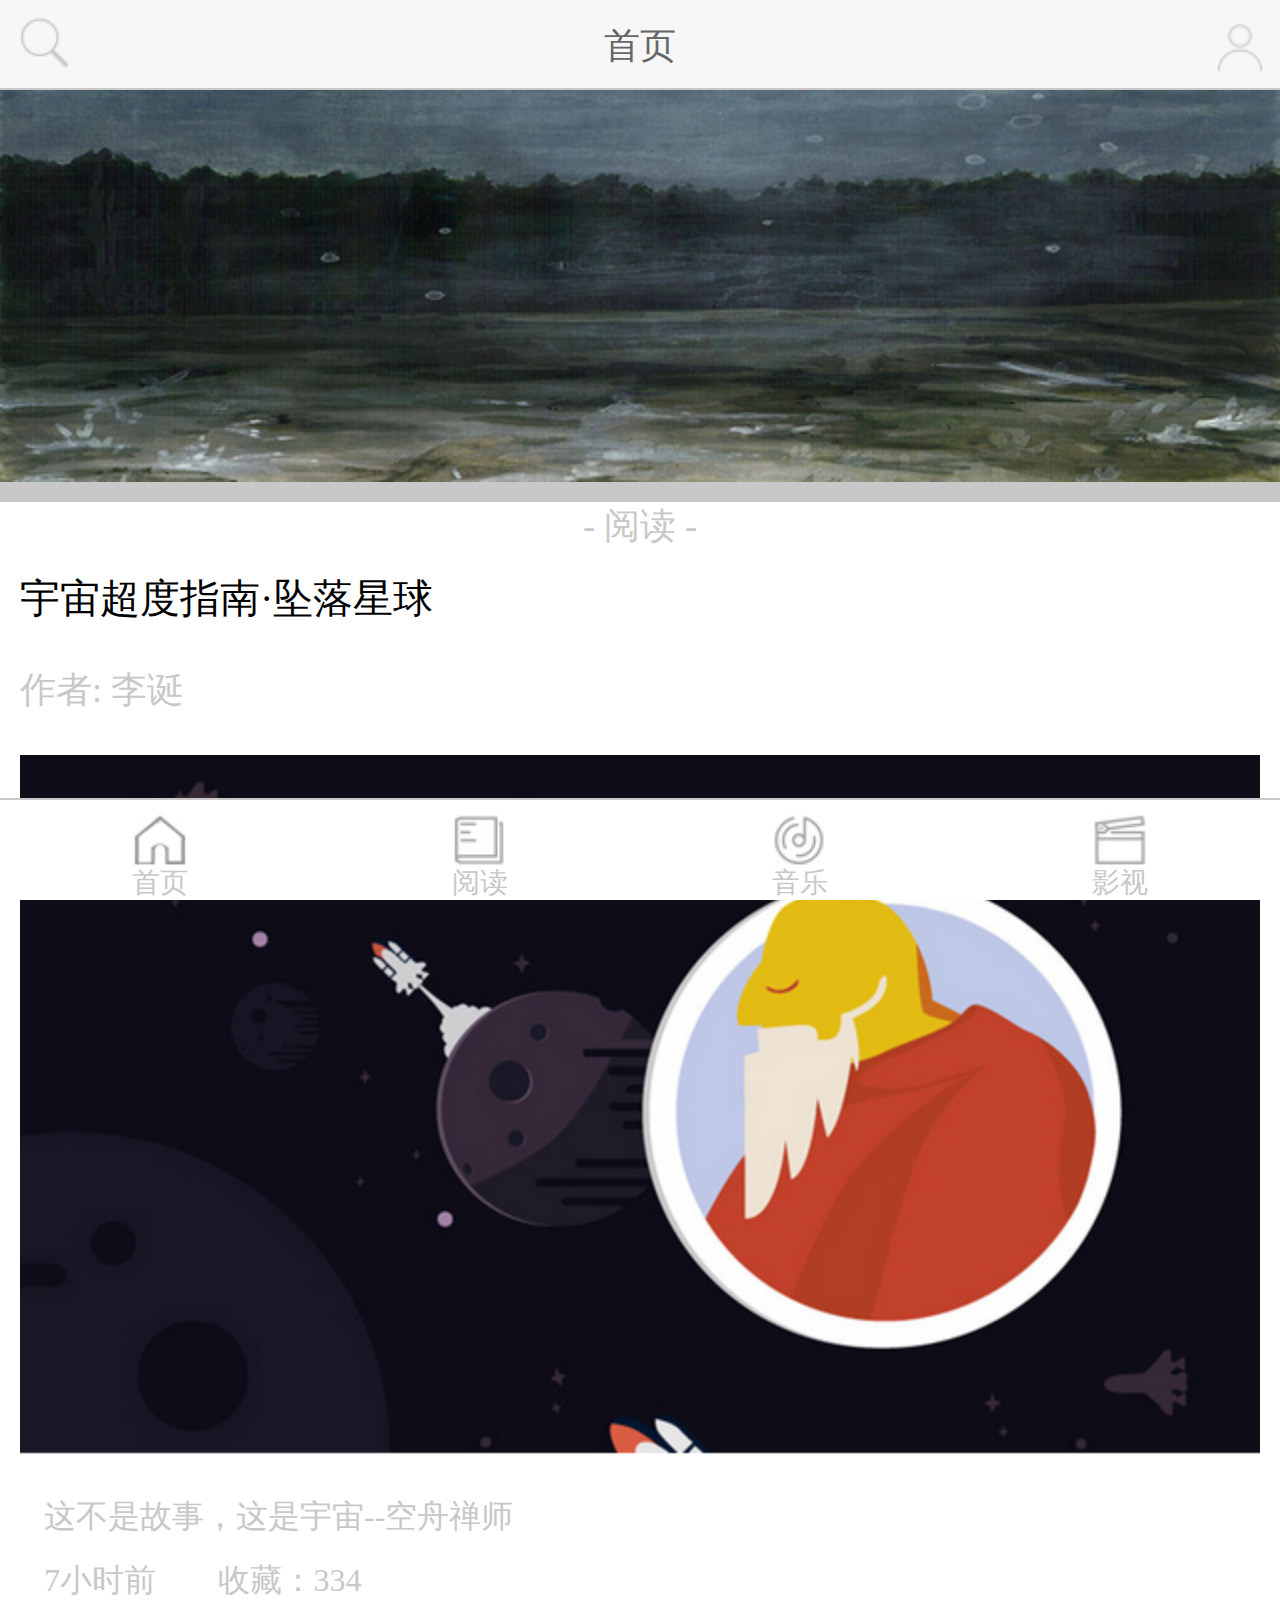
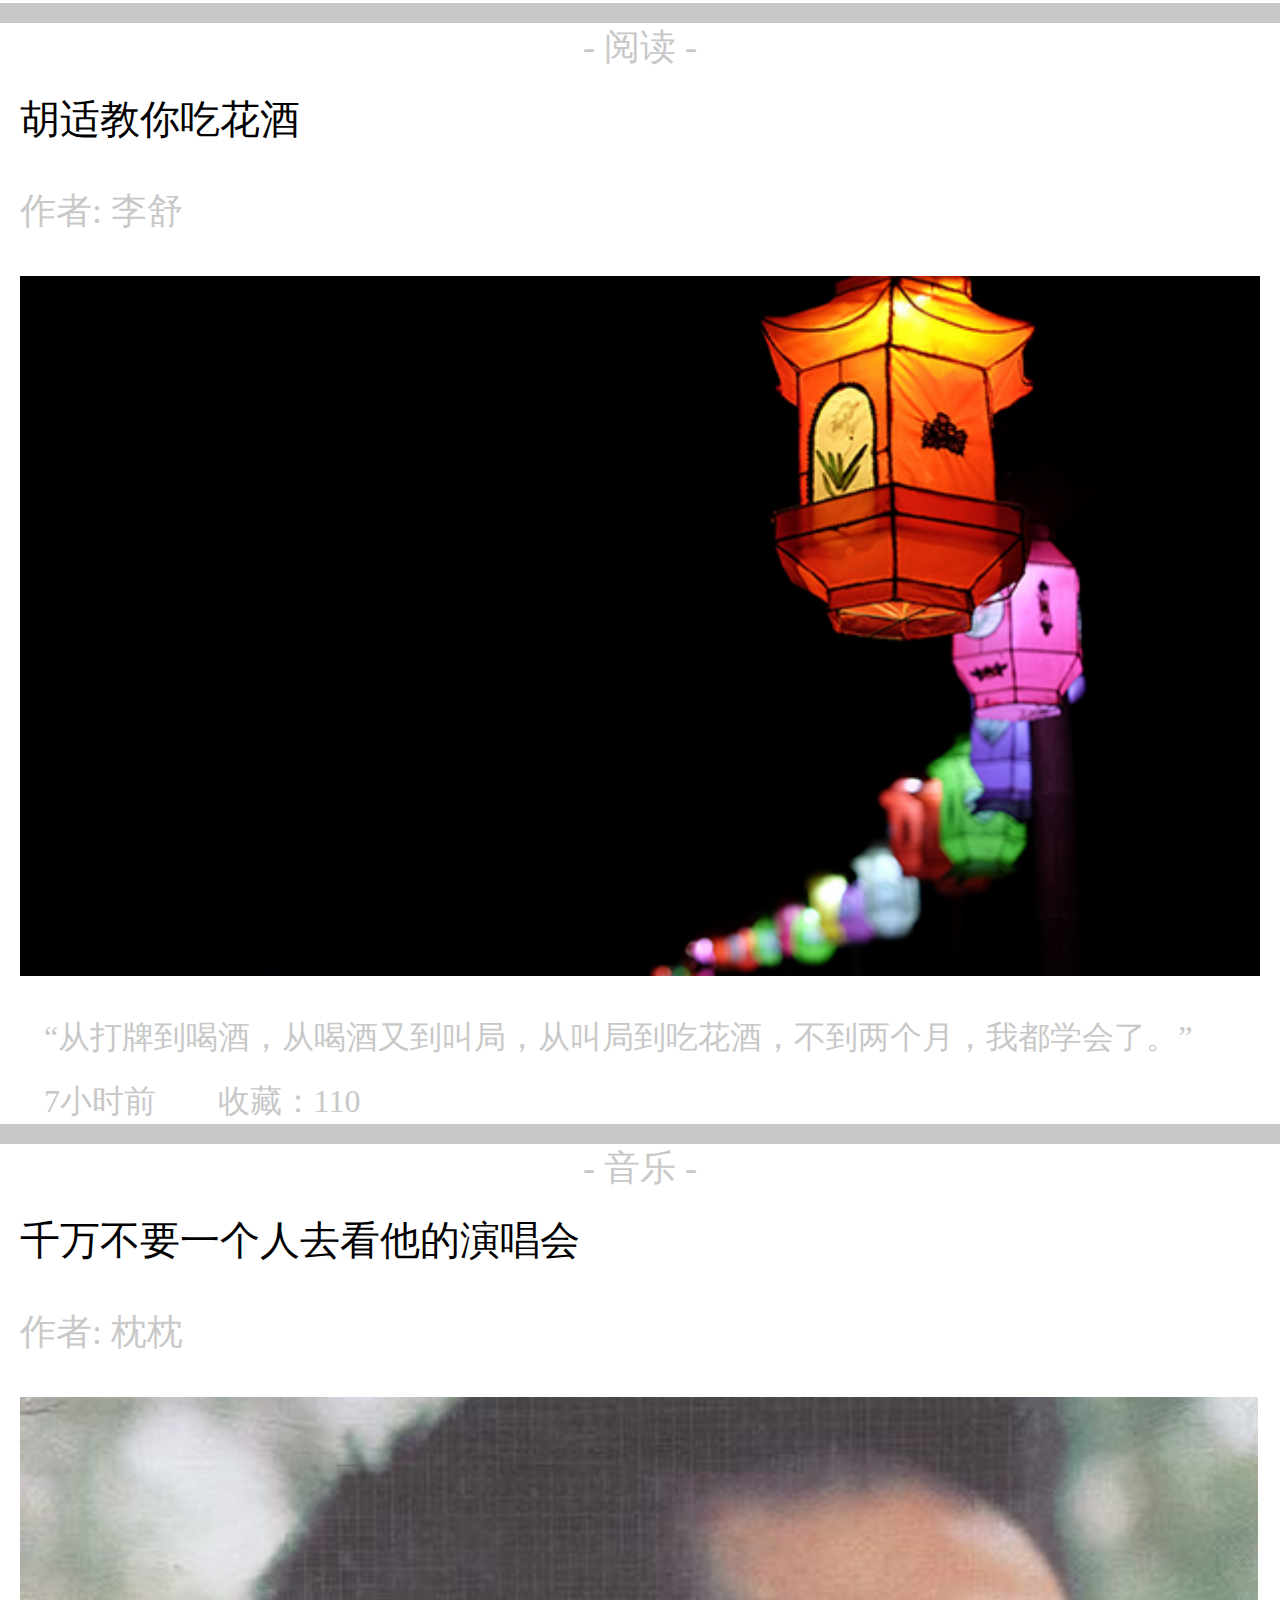
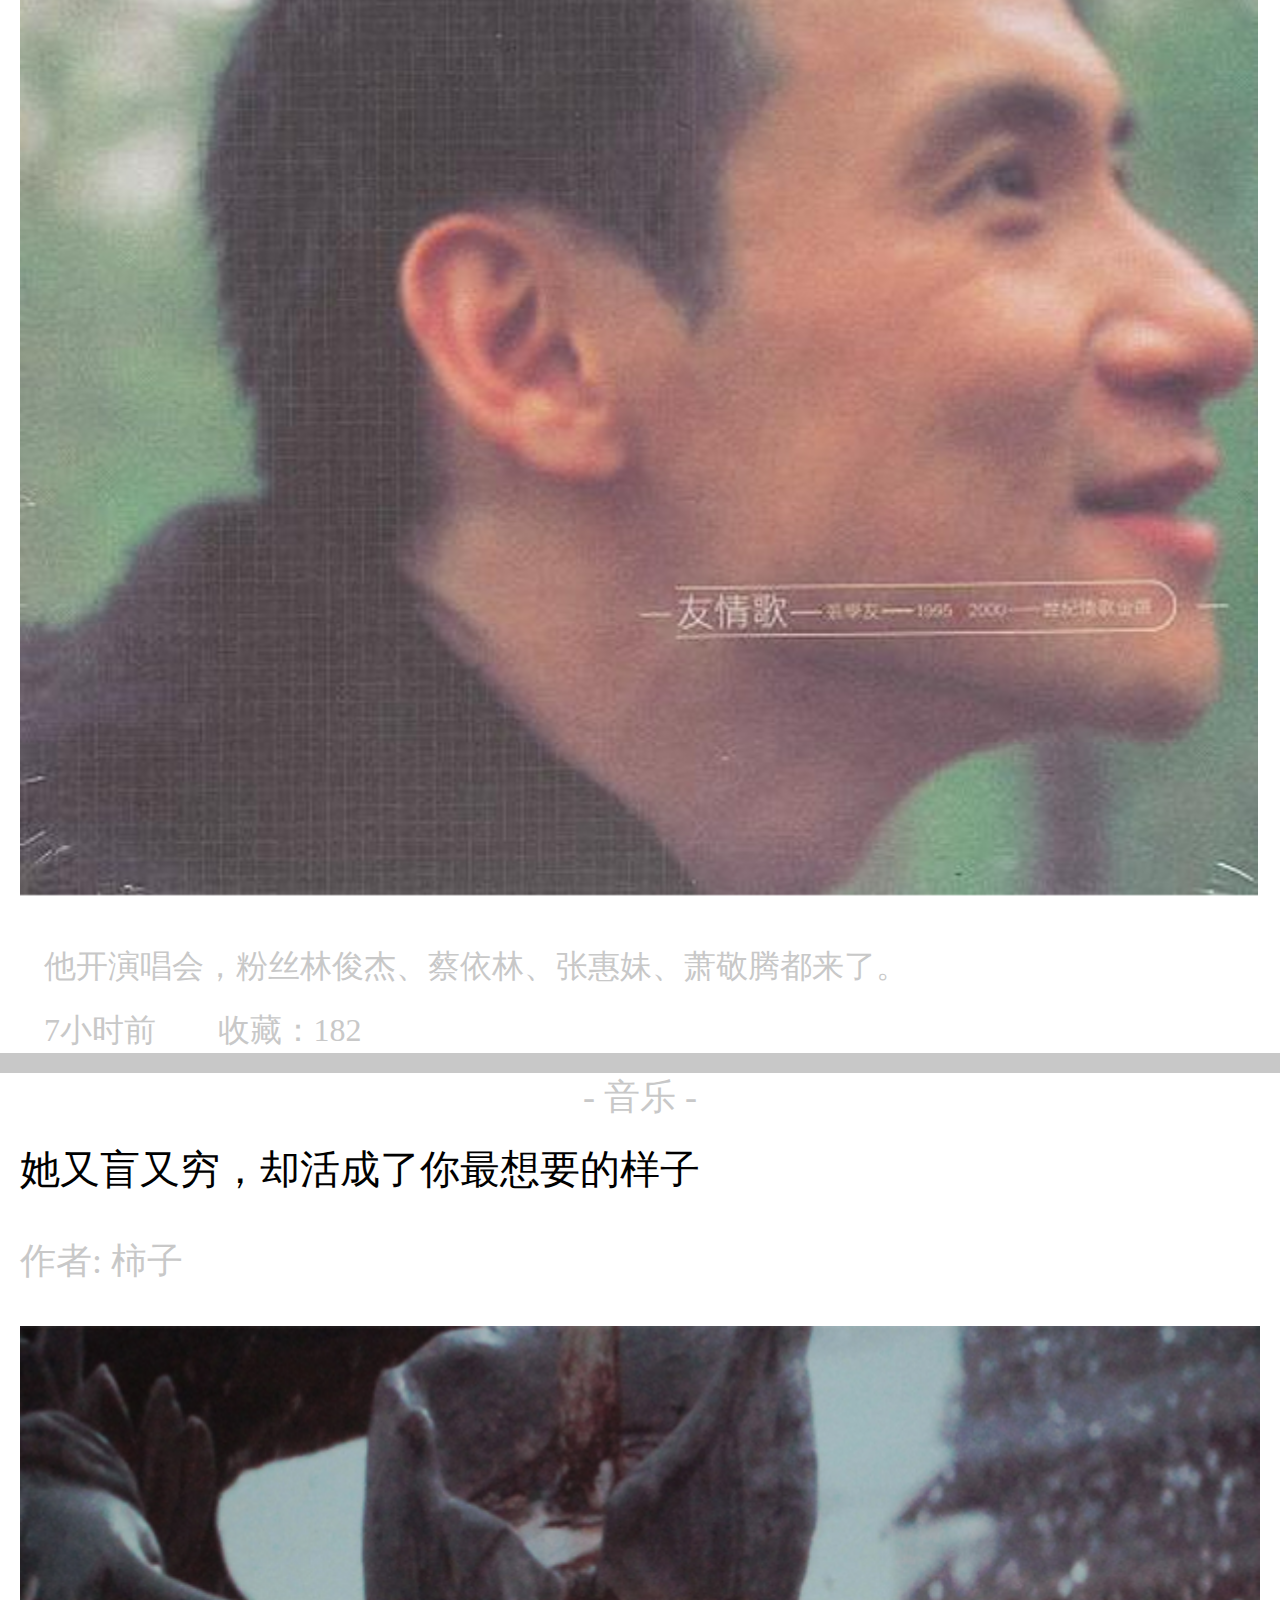
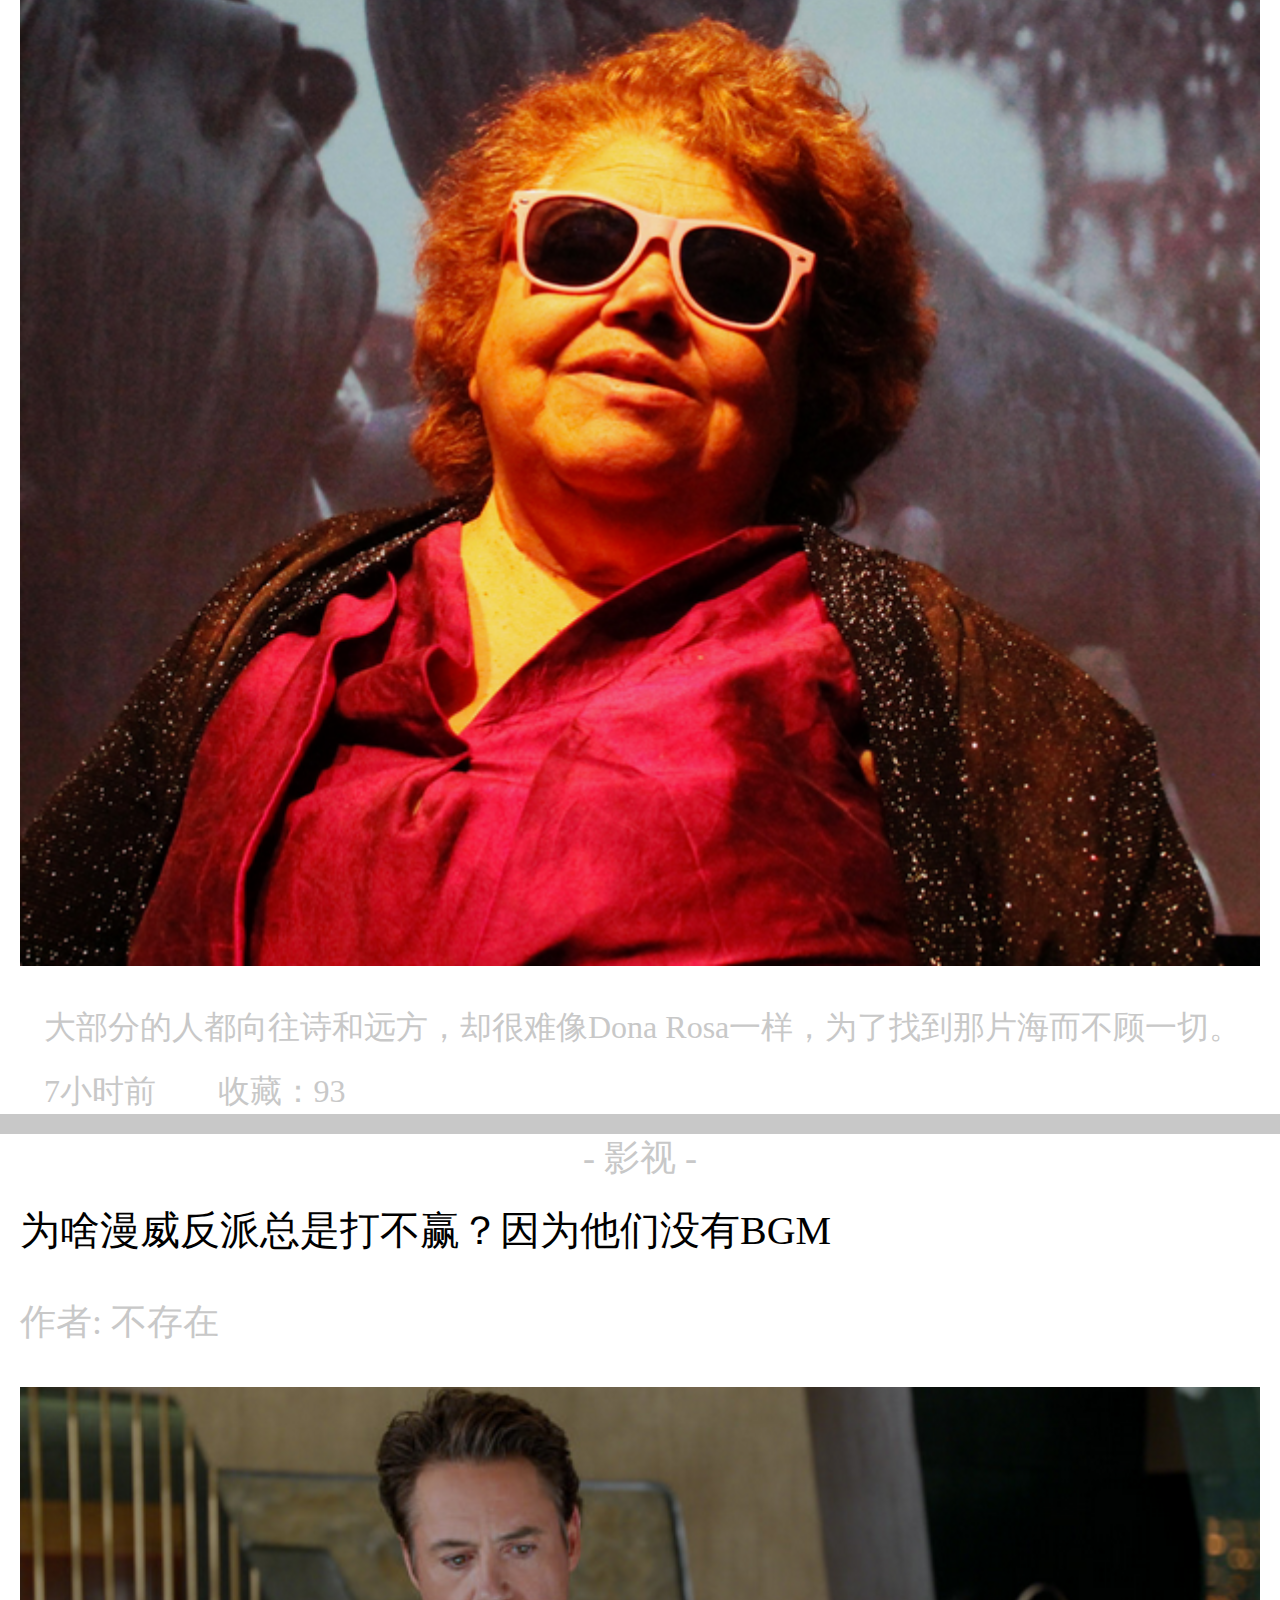
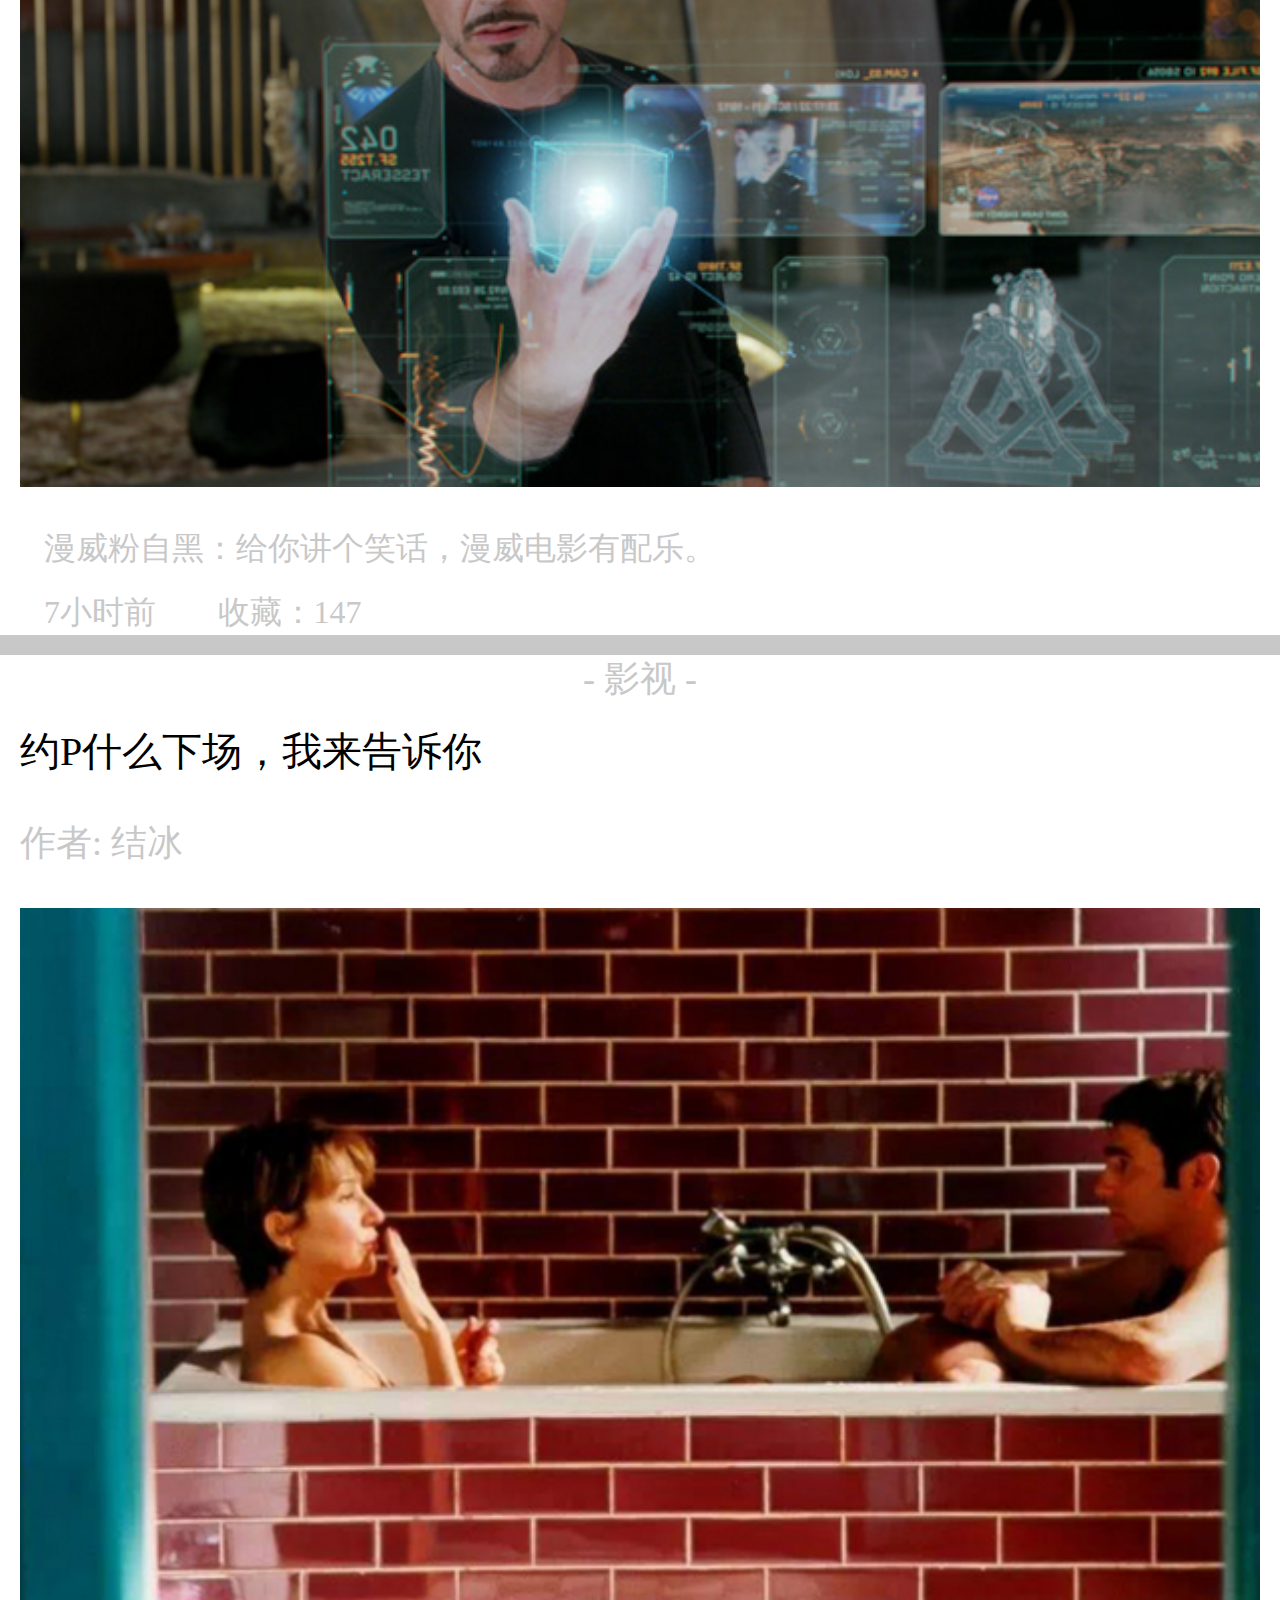
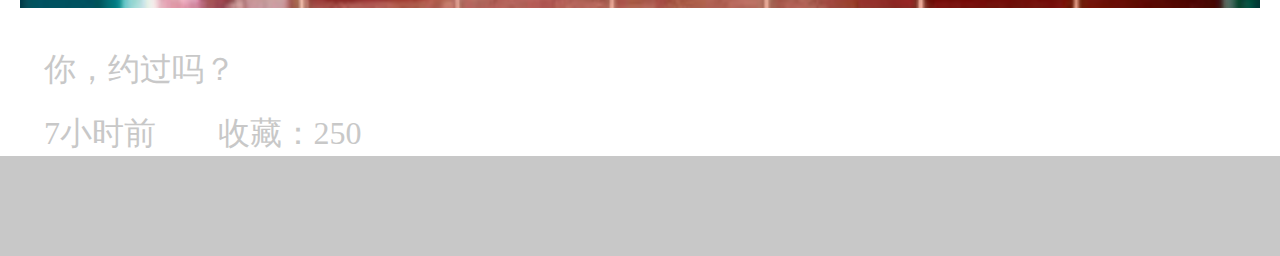
<file: 端午/端午作业/index.html>
<!DOCTYPE html>
<html>

	<head>
		<meta charset="utf-8">
		<meta name="viewport" content="width=device-width, user-scalable=no, initial-scale=1.0">
		<meta name="apple-mobile-web-app-capable" content="yes">
		<meta name="apple-mobile-web-app-status-bar-style" content="black">
		<link rel="stylesheet" type="text/css" href="css/style.css" />
		<link rel="stylesheet" type="text/css" href="css/index.css" />
		<script src="js/jquery-3.2.1.min.js"></script>
		<script src="js/rem2.js"></script>
		<title></title>
	</head>

	<body>
		<header>
			<ul class="homepage">
				<li>
					<a href="javascript:;"></a>
				</li>
				<li>
					<h3>首页</h3>
				</li>
				<li>
					<a href="javascript:;"></a>
				</li>
			</ul>
		</header>
		<section>
			<div class="banner">
				<img src="image/banner.png" alt="" />
			</div>
			<!--列表一-->
			<div class="list list-one">
				<a href="javascript:;">
					<p>- 阅读 -</p>
					<h3>宇宙超度指南·坠落星球</h3>
					<span>作者: 李诞</span>
					<div class="bgimg"></div>
					<p>这不是故事，这是宇宙--空舟禅师</p>
					<div class="info">
						<span>7小时前</span>
						<span>收藏：334</span>
					</div>
					<div class="clearfix"></div>
				</a>
			</div>
			<!--列表二-->
			<div class="list list-two">
				<a href="javascript:;">
					<p>- 阅读 -</p>
					<h3>胡适教你吃花酒</h3>
					<span>作者: 李舒</span>
					<div class="bgimg"></div>
					<p>“从打牌到喝酒，从喝酒又到叫局，从叫局到吃花酒，不到两个月，我都学会了。”</p>
					<div class="info">
						<span>7小时前</span>
						<span>收藏：110</span>
					</div>
					<div class="clearfix"></div>
				</a>
			</div>
			<!--列表三-->
			<div class="list list-three">
				<a href="javascript:;">
					<p>- 音乐 -</p>
					<h3>千万不要一个人去看他的演唱会</h3>
					<span>作者: 枕枕</span>
					<div class="bgimg"></div>
					<p>他开演唱会，粉丝林俊杰、蔡依林、张惠妹、萧敬腾都来了。</p>
					<div class="info">
						<span>7小时前</span>
						<span>收藏：182</span>
					</div>
					<div class="clearfix"></div>
				</a>
			</div>
			<!--列表四-->
			<div class="list list-four">
				<a href="javascript:;">
					<p>- 音乐 -</p>
					<h3>她又盲又穷，却活成了你最想要的样子</h3>
					<span>作者: 柿子</span>
					<div class="bgimg"></div>
					<p>大部分的人都向往诗和远方，却很难像Dona Rosa一样，为了找到那片海而不顾一切。</p>
					<div class="info">
						<span>7小时前</span>
						<span>收藏：93</span>
					</div>
					<div class="clearfix"></div>
				</a>
			</div>
			<!--列表五-->
			<div class="list list-five">
				<a href="javascript:;">
					<p>- 影视 -</p>
					<h3>为啥漫威反派总是打不赢？因为他们没有BGM</h3>
					<span>作者: 不存在</span>
					<div class="bgimg"></div>
					<p>漫威粉自黑：给你讲个笑话，漫威电影有配乐。</p>
					<div class="info">
						<span>7小时前</span>
						<span>收藏：147</span>
					</div>
					<div class="clearfix"></div>
				</a>
			</div>
			<!--列表六-->
			<div class="list list-six">
				<a href="javascript:;">
					<p>- 影视 -</p>
					<h3>约P什么下场，我来告诉你</h3>
					<span>作者: 结冰</span>
					<div class="bgimg"></div>
					<p>你，约过吗？</p>
					<div class="info">
						<span>7小时前</span>
						<span>收藏：250</span>
					</div>
					<div class="clearfix"></div>
				</a>
			</div>
		</section>
		<footer>
			<ul>
				<li><a href="javascript:;">首页</a></li>
				<li><a href="javascript:;">阅读</a></li>
				<li><a href="javascript:;">音乐</a></li>
				<li><a href="javascript:;">影视</a></li>
			</ul>
		</footer>
	</body>

</html>
</file>
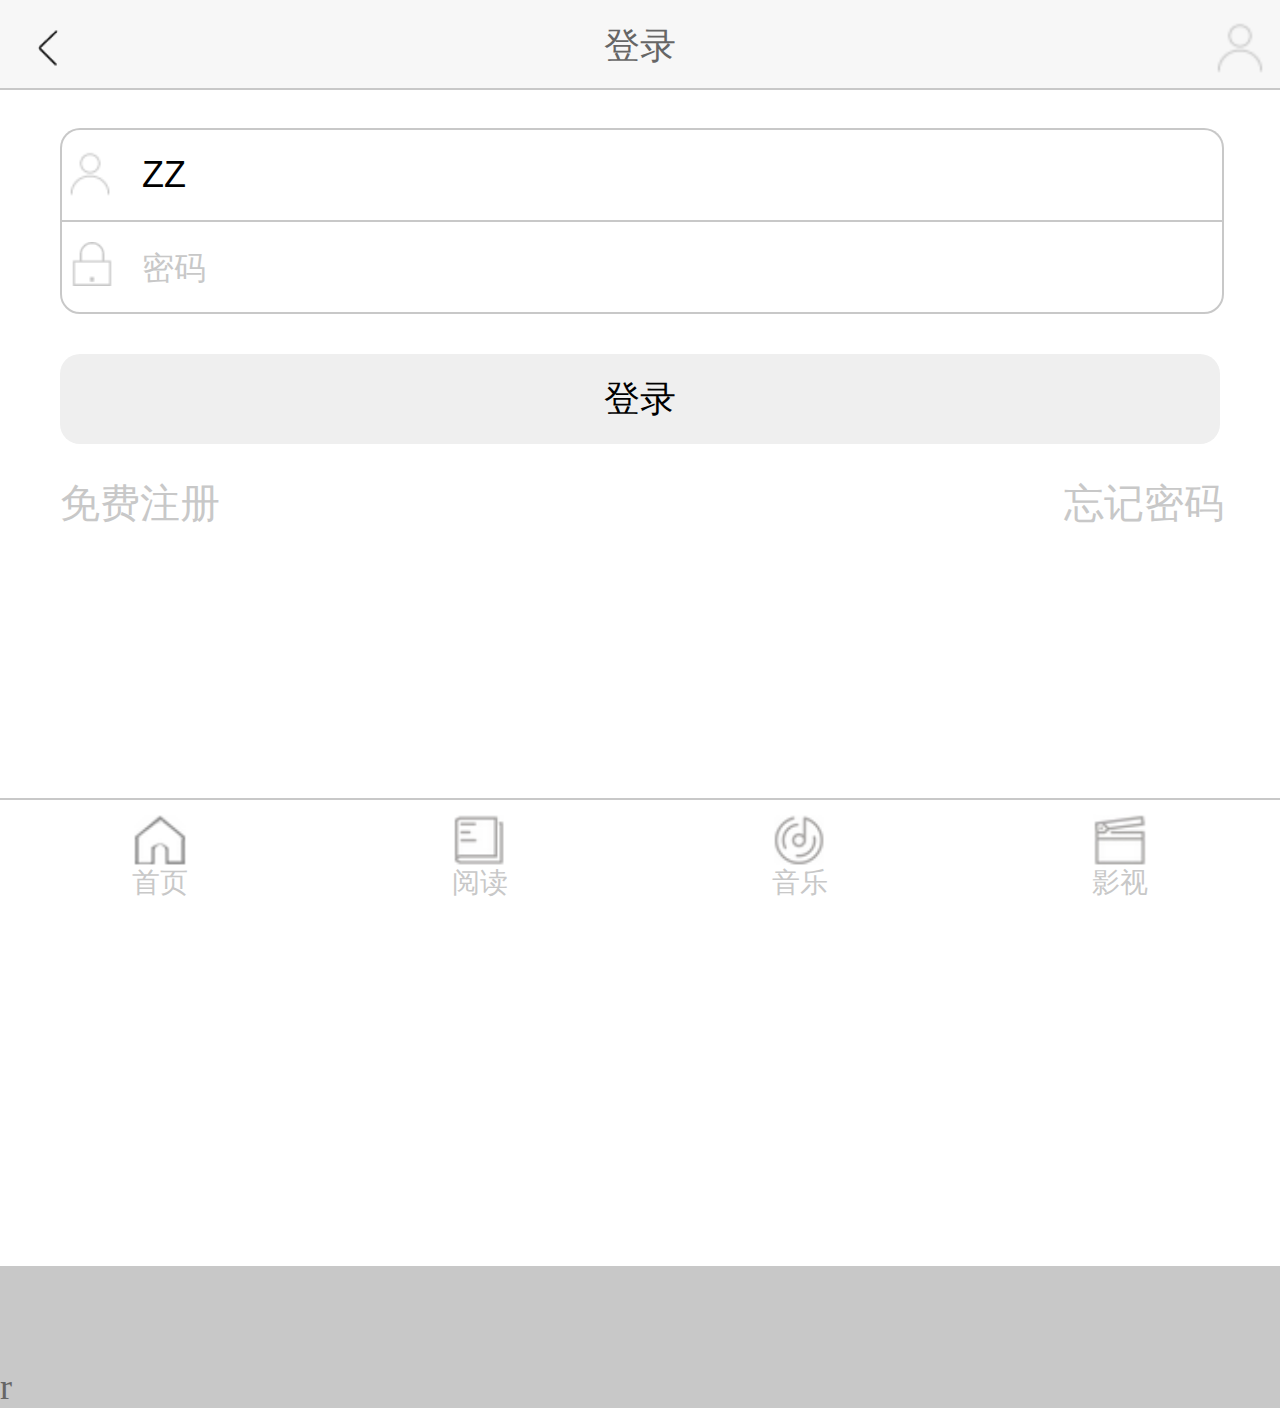
<file: 端午/端午作业/login.html>
<!DOCTYPE html>
<html>

	<head>
		<meta charset="utf-8">
		<meta name="viewport" content="width=device-width, user-scalable=no, initial-scale=1.0">
		<meta name="apple-mobile-web-app-capable" content="yes">
		<meta name="apple-mobile-web-app-status-bar-style" content="black">
		<link rel="stylesheet" type="text/css" href="css/style.css" />
		<link rel="stylesheet" type="text/css" href="css/index.css" />
		<script src="js/jquery-3.2.1.min.js"></script>
		<script src="js/rem2.js"></script>
		<title>登录</title>
	</head>

	<body>
		<header>
			<ul class="login">
				<li>
					<a href="javascript:;"></a>
				</li>
				<li>
					<h3>登录</h3>
				</li>
				<li>
					<a href="javascript:;"></a>
				</li>
			</ul>
		</header>
		<section>
			<form class="loginForm" method="post">
				<input type="text" value="ZZ"/>
				<input type="password" placeholder="密码"/>
				<button>登录</button>
				<a href="javascript:;">免费注册</a>
				<a href="javascript:;">忘记密码</a>
			</form>
		</section>
		<footer>
			<ul>
				<li><a href="javascript:;">首页</a></li>
				<li><a href="javascript:;">阅读</a></li>
				<li><a href="javascript:;">音乐</a></li>
				<li><a href="javascript:;">影视</a></li>
			</ul>
		</footer>
	</body>r

</html>
</file>
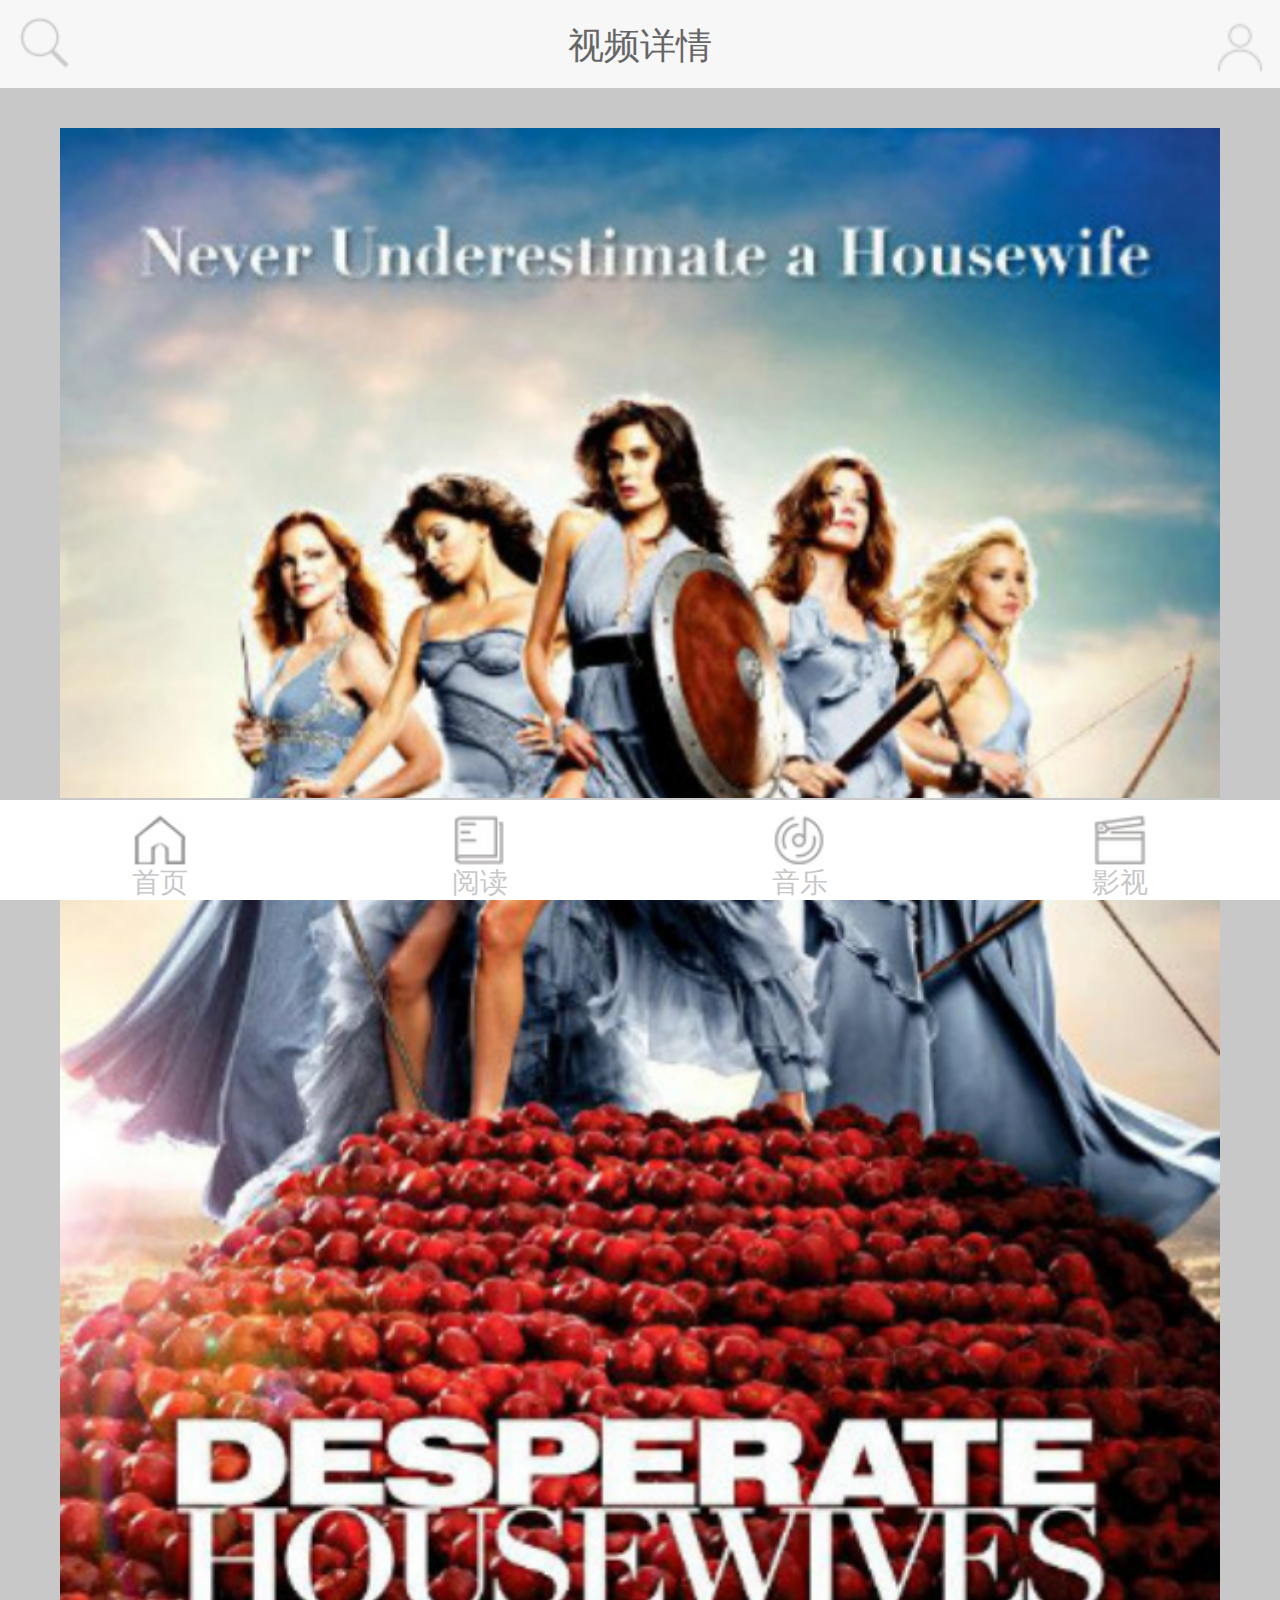
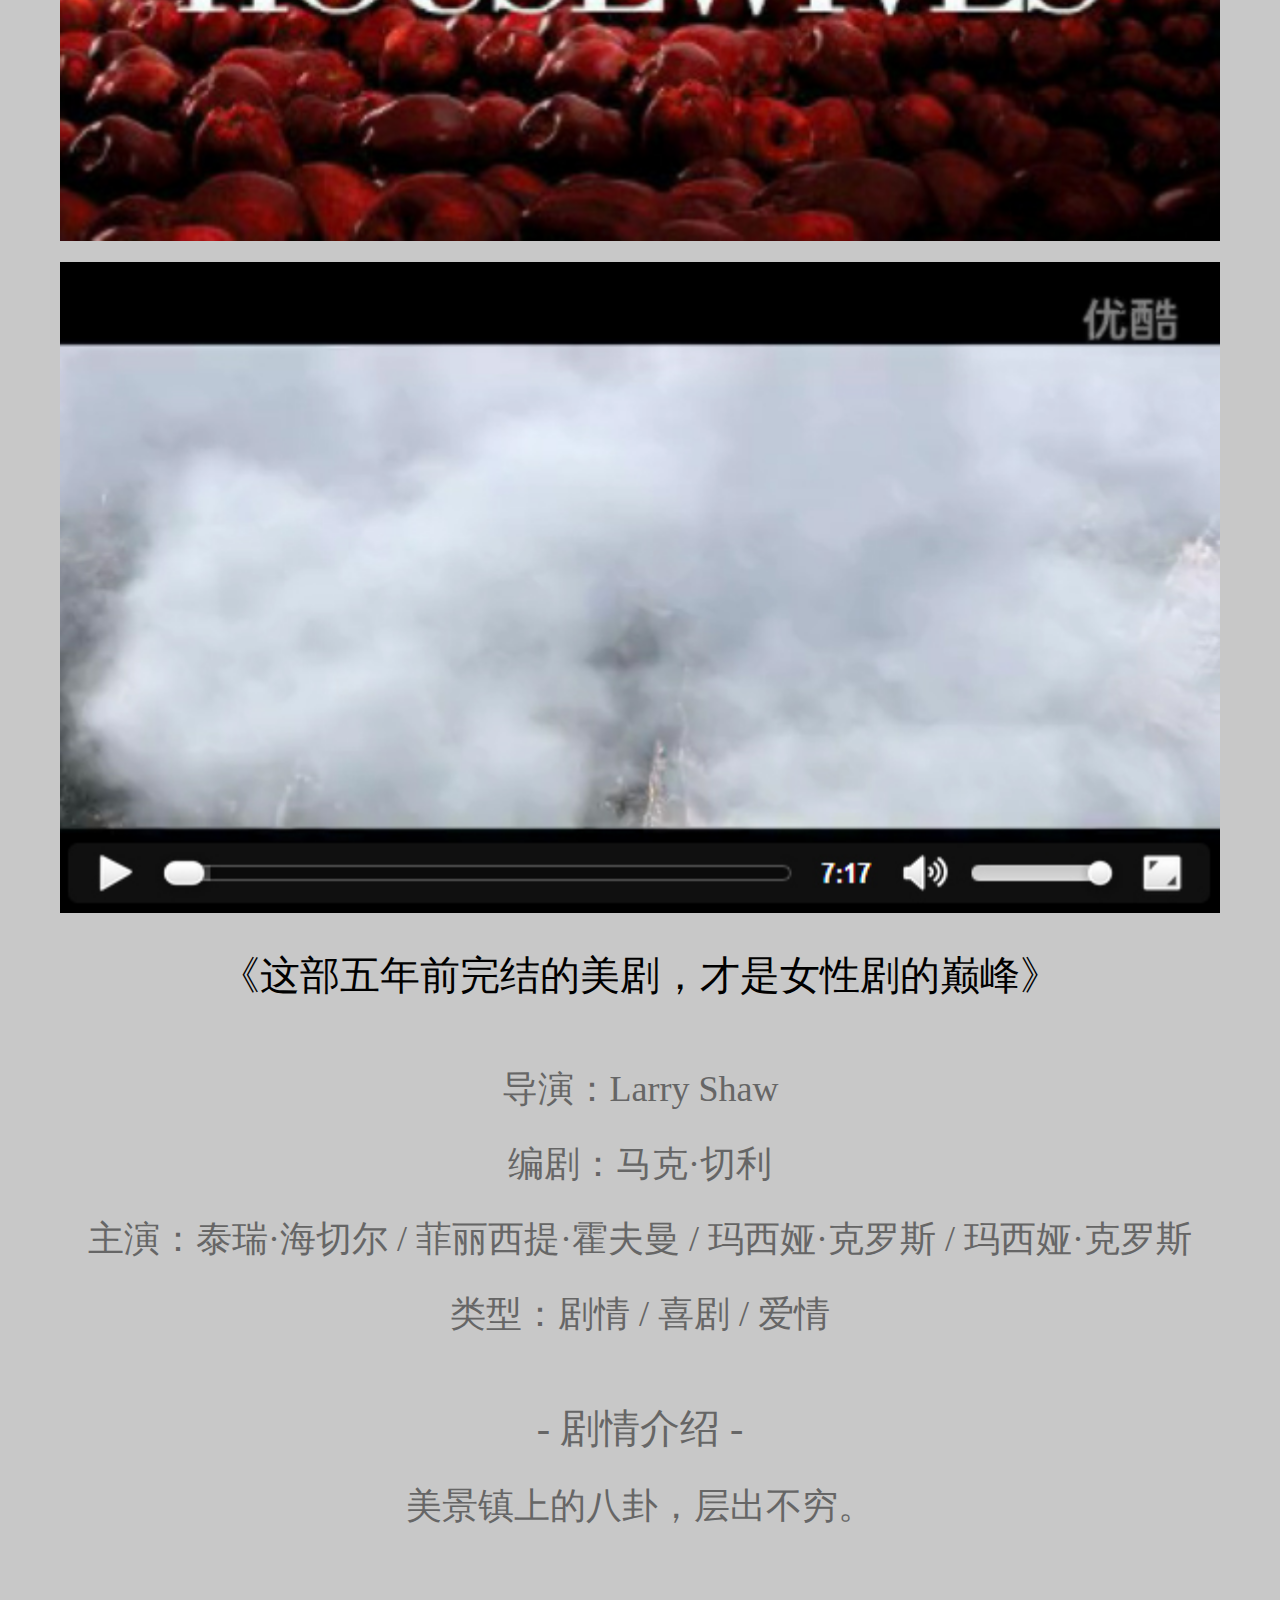
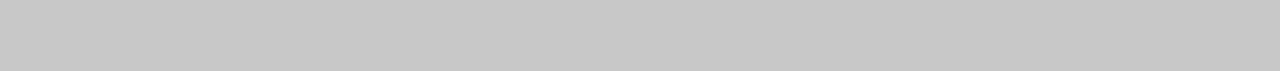
<file: 端午/端午作业/moviedetails.html>
<!DOCTYPE html>
<html>

	<head>
		<meta charset="utf-8">
		<meta name="viewport" content="width=device-width, user-scalable=no, initial-scale=1.0">
		<meta name="apple-mobile-web-app-capable" content="yes">
		<meta name="apple-mobile-web-app-status-bar-style" content="black">
		<link rel="stylesheet" type="text/css" href="css/style.css" />
		<link rel="stylesheet" type="text/css" href="css/index.css" />
		<script src="js/jquery-3.2.1.min.js"></script>
		<script src="js/rem2.js"></script>
		<title>视频详情</title>
	</head>

	<body>
		<header>
			<ul class="moviedetails">
				<li>
					<a href="javascript:;"></a>
				</li>
				<li>
					<h3>视频详情</h3>
				</li>
				<li>
					<a href="javascript:;"></a>
				</li>
			</ul>
		</header>
		<section>
			<div class="poster">
				<img src="image/poster.jpg" alt="" />
			</div>
			<div class="vedio">
				<img src="image/vedio.jpg" alt="" />
			</div>
			<div class="details">
				<p>《这部五年前完结的美剧，才是女性剧的巅峰》</p>
				<p>导演：Larry Shaw</p>
				<p>编剧：马克·切利</p>
				<p>主演：泰瑞·海切尔 / 菲丽西提·霍夫曼 / 玛西娅·克罗斯 / 玛西娅·克罗斯</p>
				<p>类型：剧情 / 喜剧 / 爱情</p>
				<p>- 剧情介绍 -</p>
				<p>美景镇上的八卦，层出不穷。</p>
			</div>
		</section>
		<footer>
			<ul>
				<li>
					<a href="javascript:;">首页</a>
				</li>
				<li>
					<a href="javascript:;">阅读</a>
				</li>
				<li>
					<a href="javascript:;">音乐</a>
				</li>
				<li>
					<a href="javascript:;">影视</a>
				</li>
			</ul>
		</footer>
	</body>

</html>
</file>
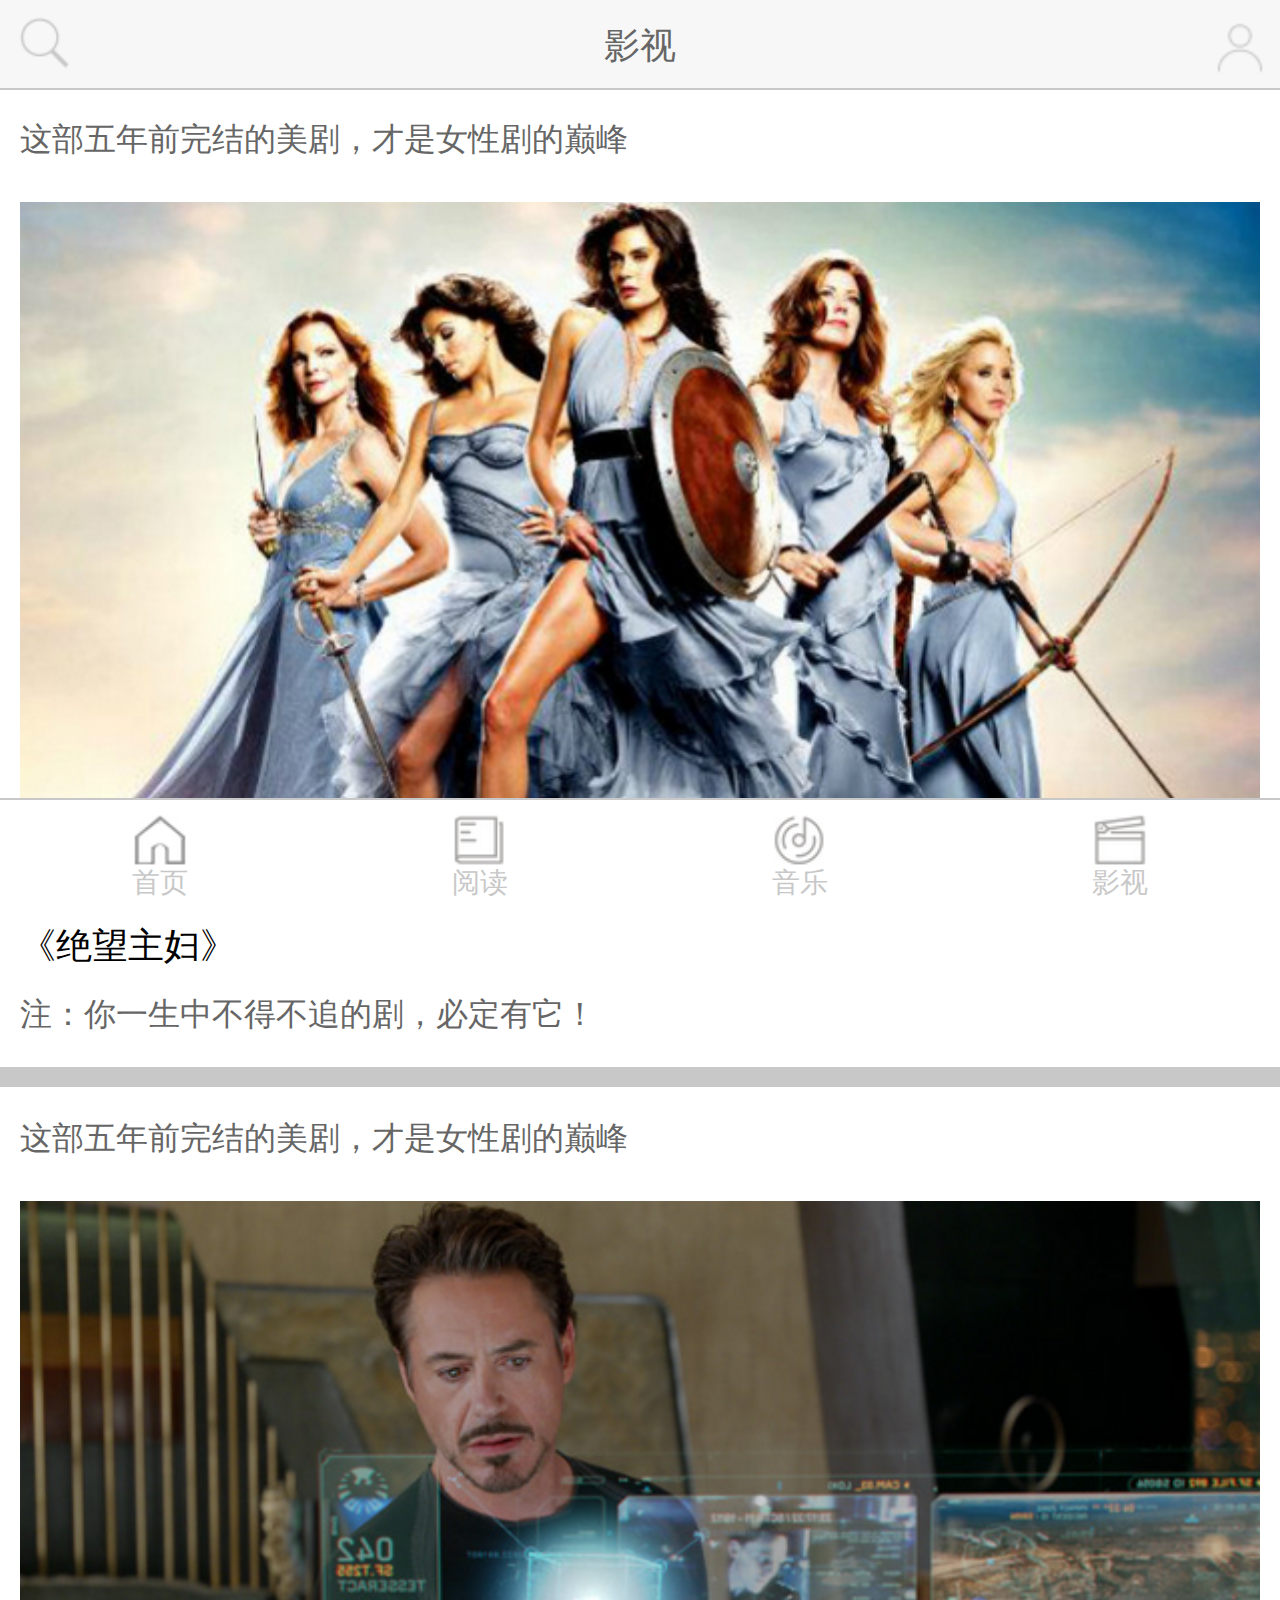
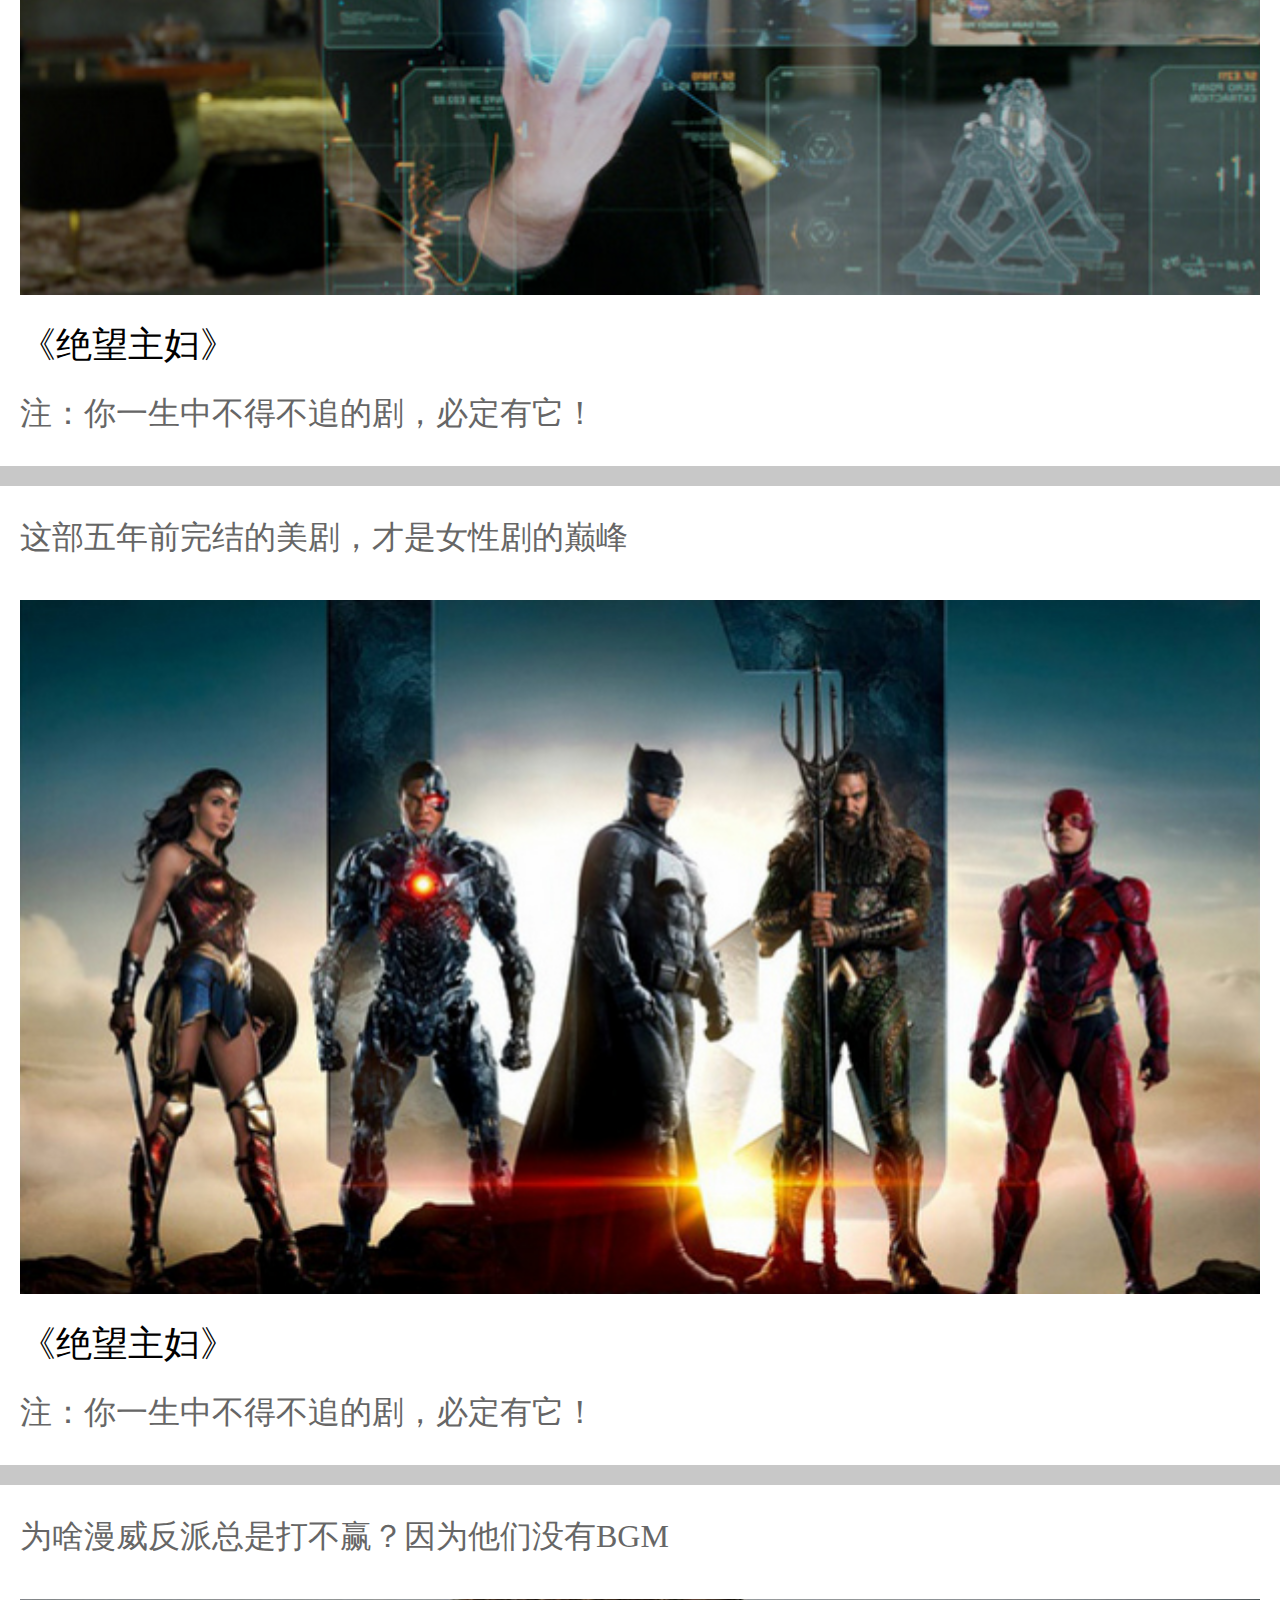
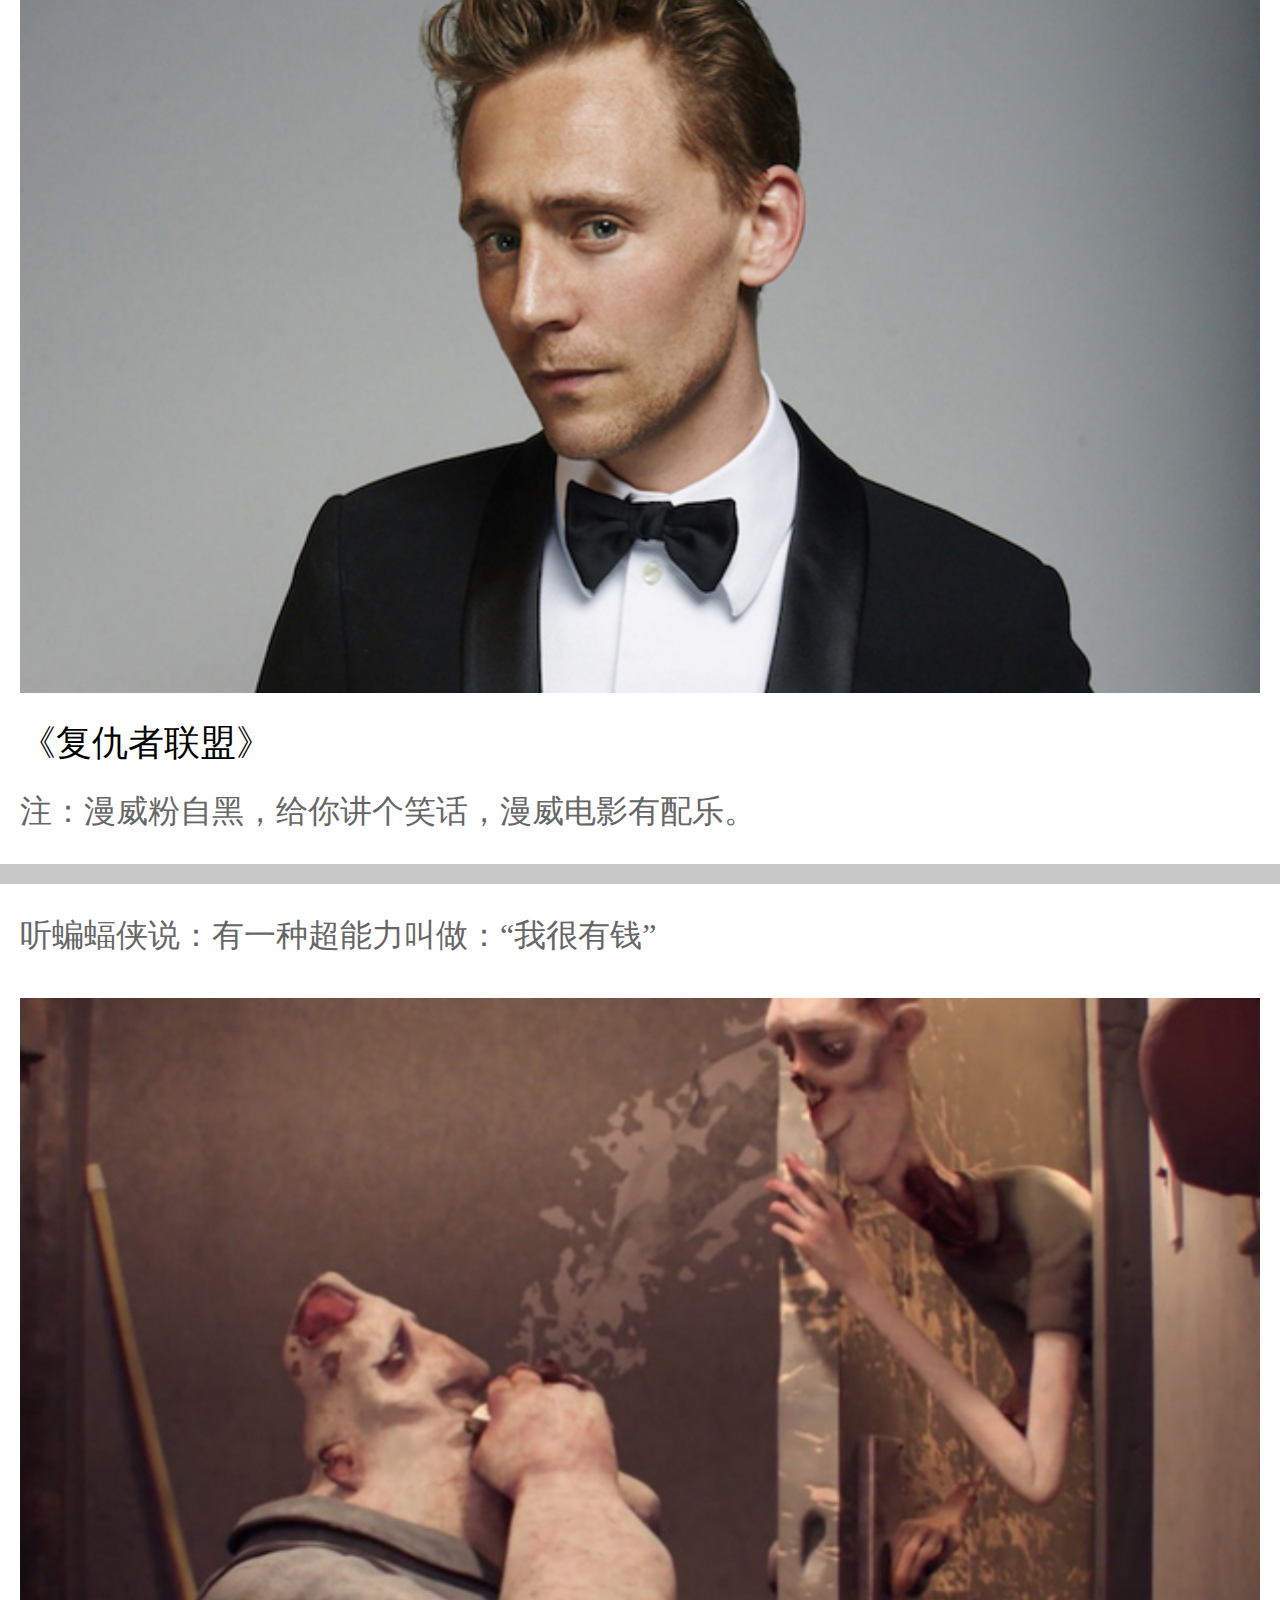
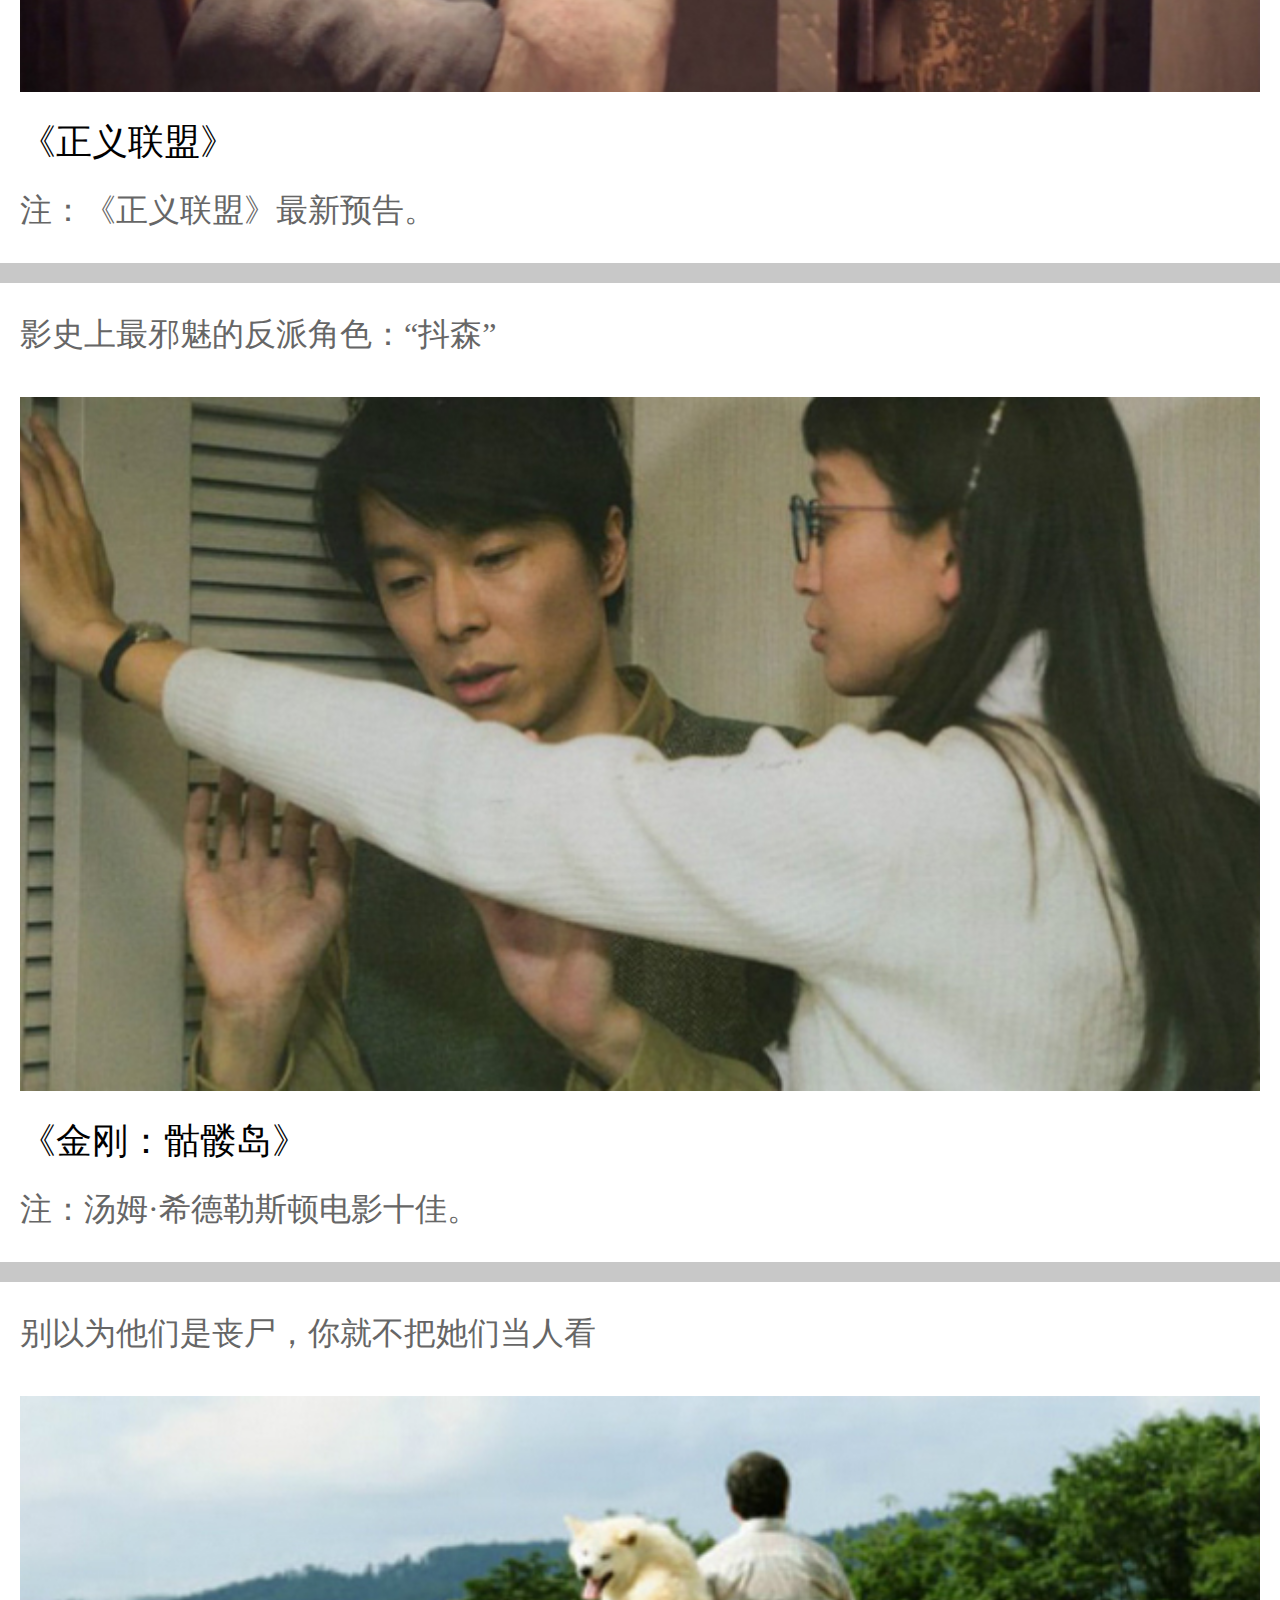
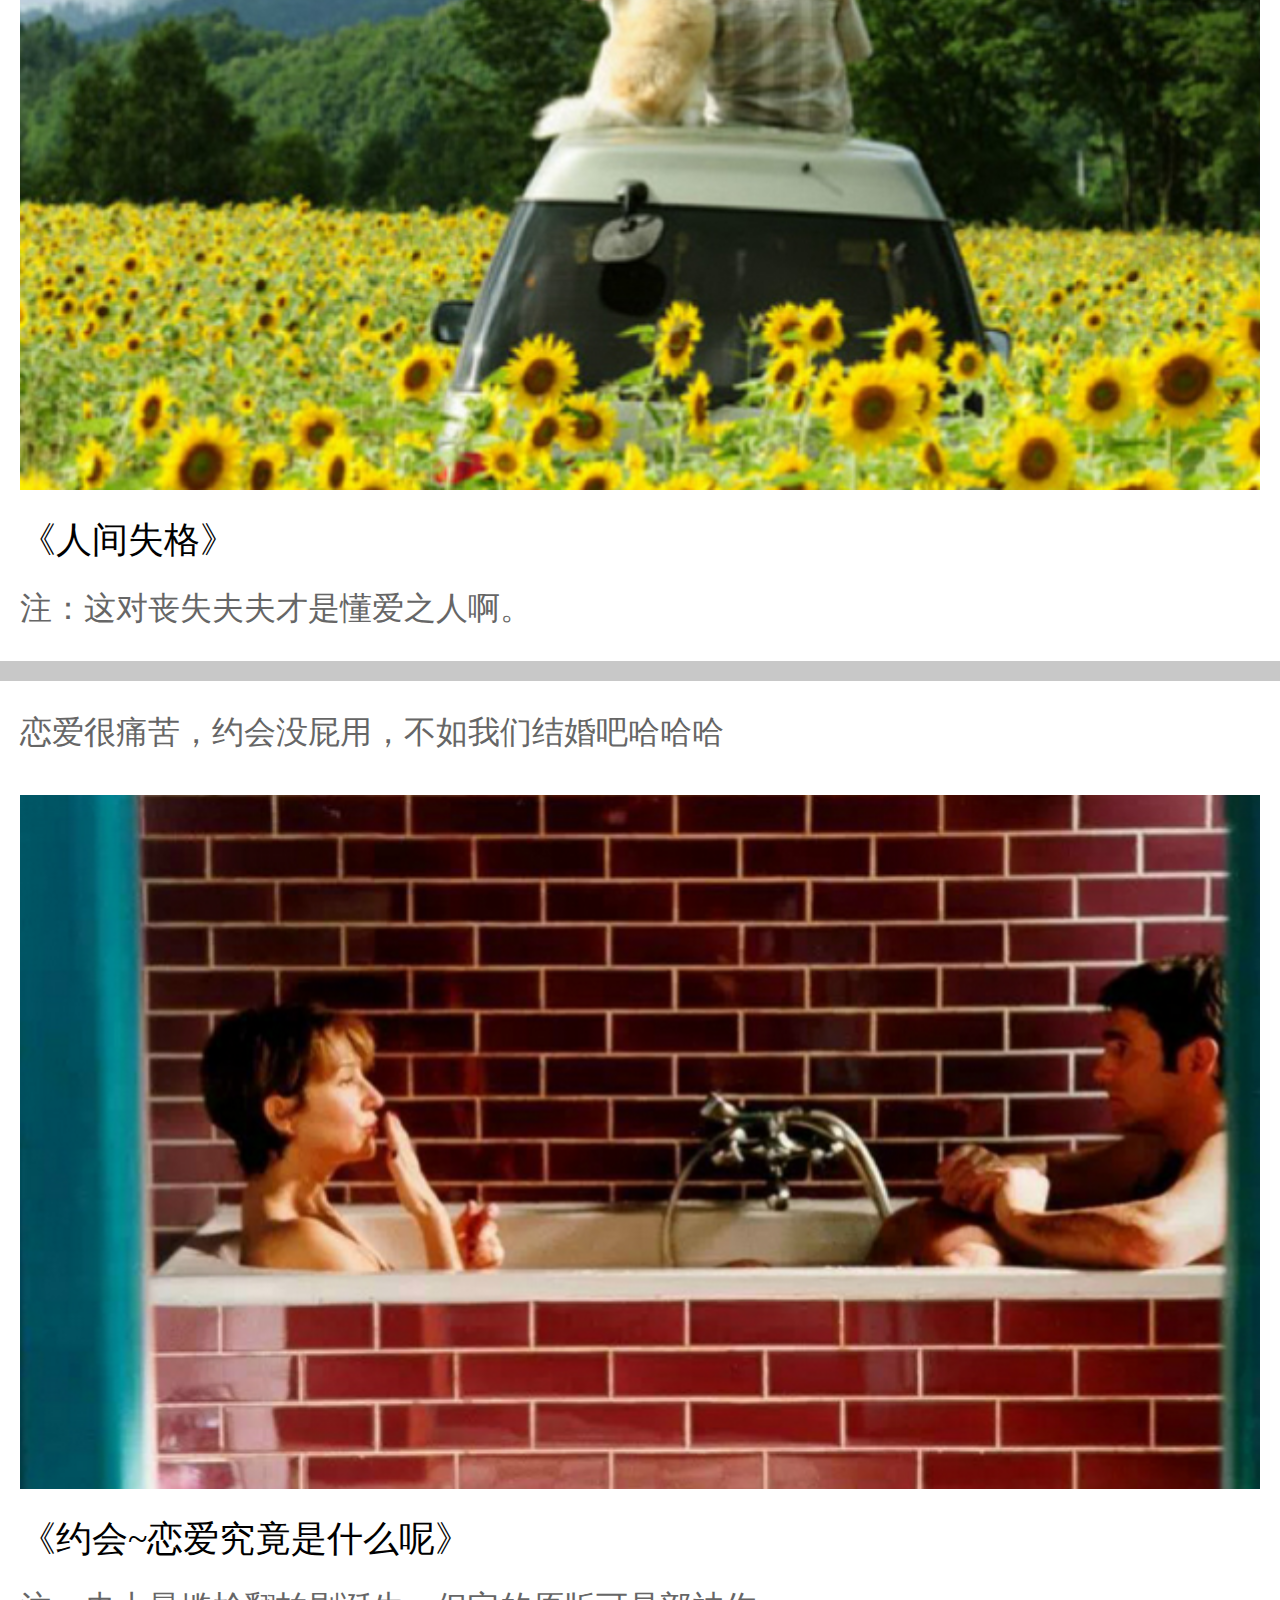
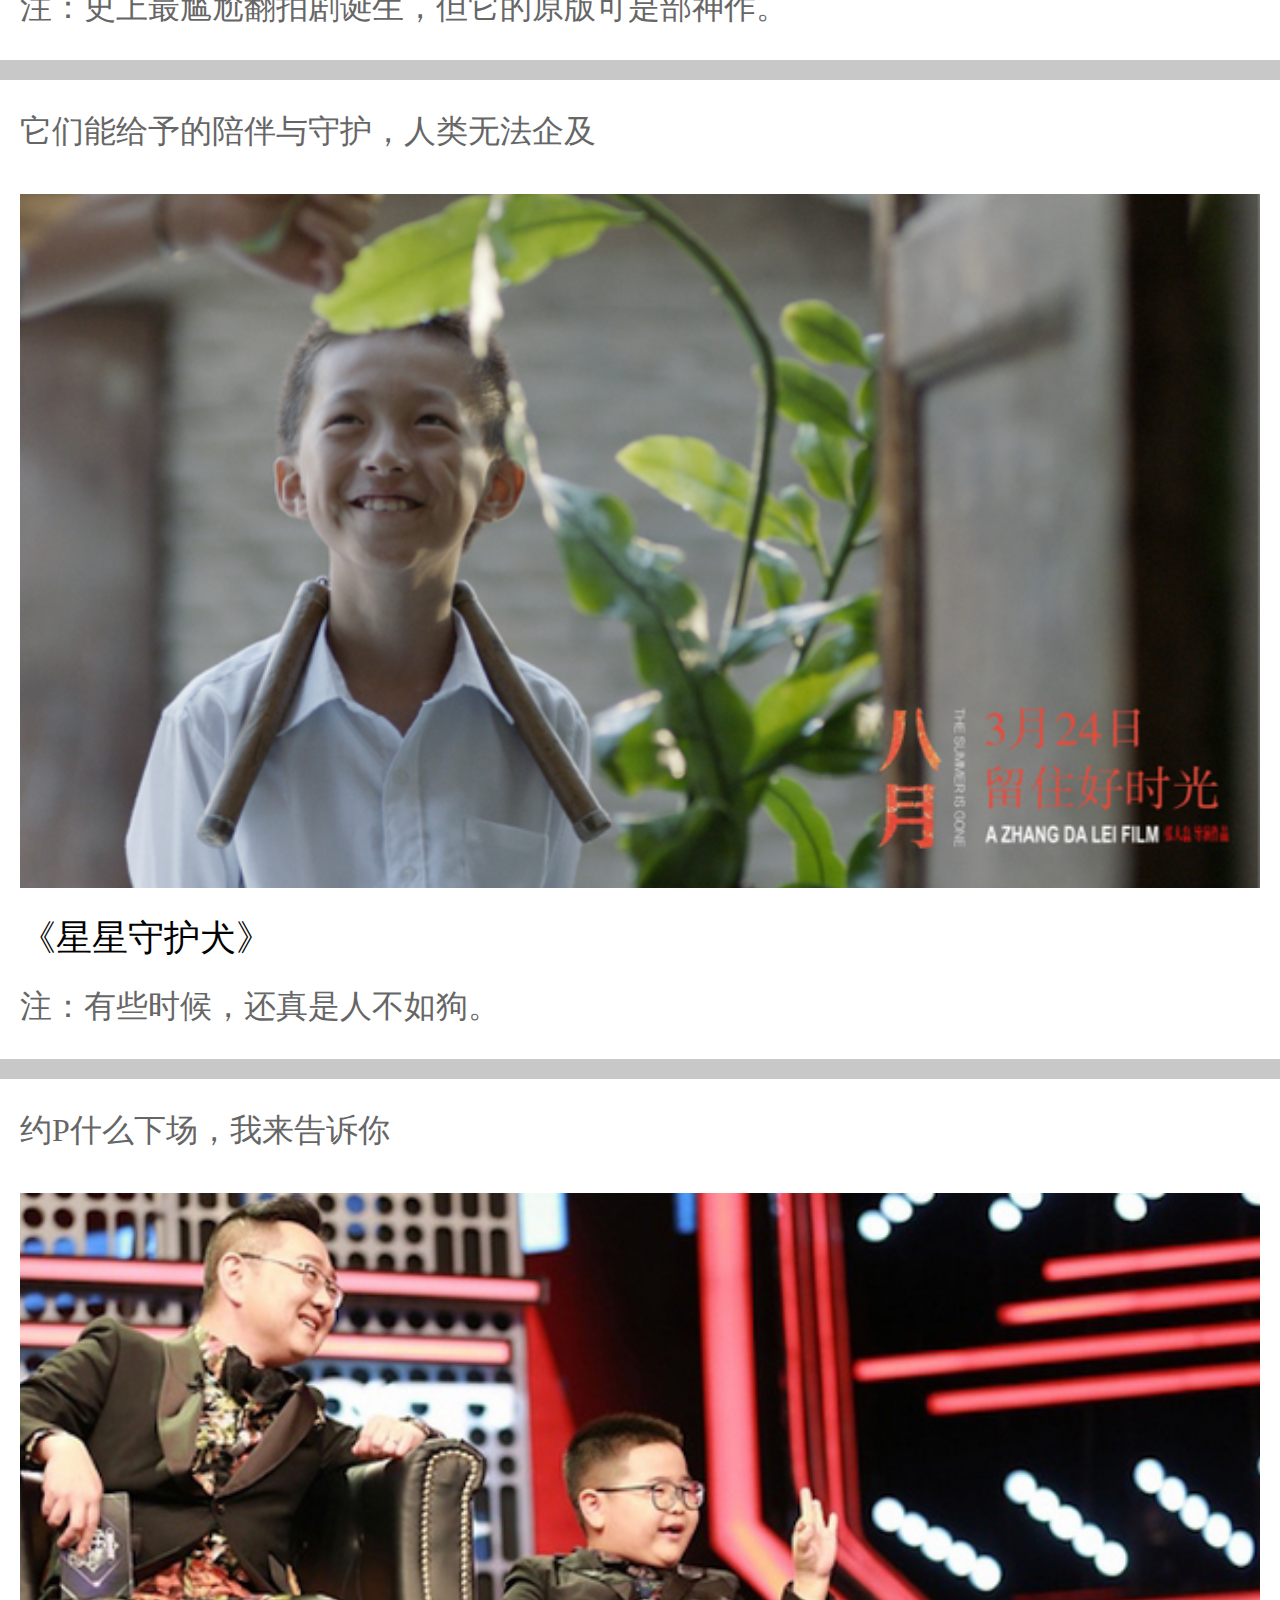
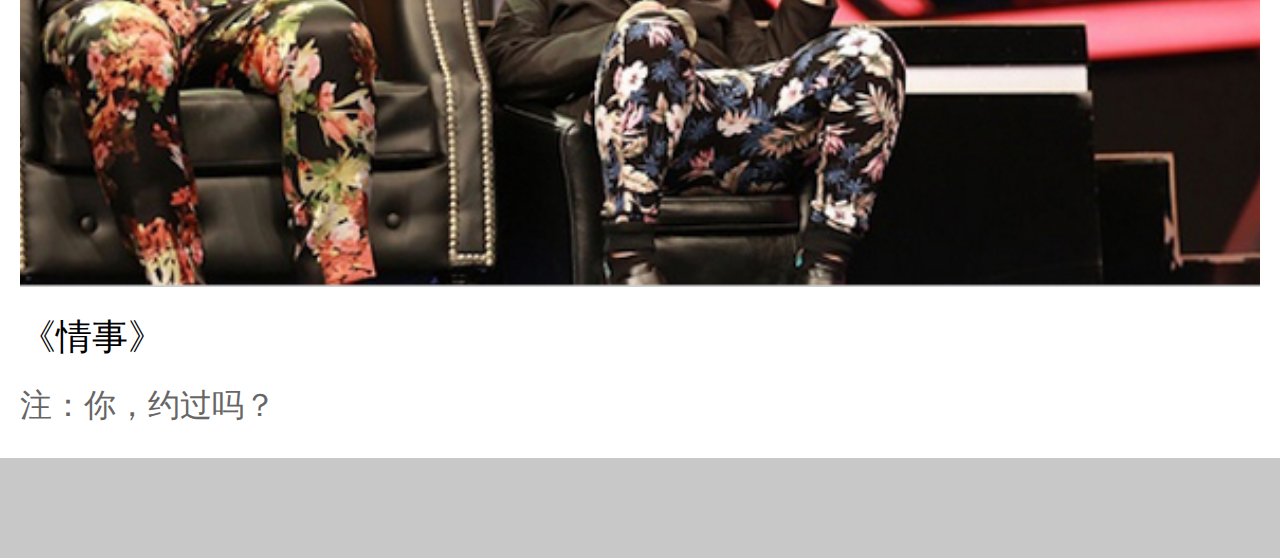
<file: 端午/端午作业/moviespage.html>
<!DOCTYPE html>
<html>

	<head>
		<meta charset="utf-8">
		<meta name="viewport" content="width=device-width, user-scalable=no, initial-scale=1.0">
		<meta name="apple-mobile-web-app-capable" content="yes">
		<meta name="apple-mobile-web-app-status-bar-style" content="black">
		<link rel="stylesheet" type="text/css" href="css/style.css" />
		<link rel="stylesheet" type="text/css" href="css/index.css" />
		<script src="js/jquery-3.2.1.min.js"></script>
		<script src="js/rem2.js"></script>
		<title>影视</title>
	</head>

	<body>
		<header>
			<ul class="moviespage">
				<li>
					<a href="javascript:;"></a>
				</li>
				<li>
					<h3>影视</h3>
				</li>
				<li>
					<a href="javascript:;"></a>
				</li>
			</ul>
		</header>
		<section>
			<!--列表一-->
			<div class="movies movies-one">
				<a href="javascript:;">
					<p >这部五年前完结的美剧，才是女性剧的巅峰</p>
					<div class="moviesbg"></div>
					<p>《绝望主妇》</p>
					<span>注：你一生中不得不追的剧，必定有它！</span>
				</a>
			</div>
			<!--列表二-->
			<div class="movies movies-two">
				<a href="javascript:;">
					<p >这部五年前完结的美剧，才是女性剧的巅峰</p>
					<div class="moviesbg"></div>
					<p>《绝望主妇》</p>
					<span>注：你一生中不得不追的剧，必定有它！</span>
				</a>
			</div>
			<!--列表三-->
			<div class="movies movies-three">
				<a href="javascript:;">
					<p >这部五年前完结的美剧，才是女性剧的巅峰</p>
					<div class="moviesbg"></div>
					<p>《绝望主妇》</p>
					<span>注：你一生中不得不追的剧，必定有它！</span>
				</a>
			</div>
			<!--列表四-->
			<div class="movies movies-four">
				<a href="javascript:;">
					<p >为啥漫威反派总是打不赢？因为他们没有BGM</p>
					<div class="moviesbg"></div>
					<p>《复仇者联盟》</p>
					<span>注：漫威粉自黑，给你讲个笑话，漫威电影有配乐。</span>
				</a>
			</div>
			<!--列表五-->
			<div class="movies movies-five">
				<a href="javascript:;">
					<p >听蝙蝠侠说：有一种超能力叫做：“我很有钱”</p>
					<div class="moviesbg"></div>
					<p>《正义联盟》</p>
					<span>注：《正义联盟》最新预告。</span>
				</a>
			</div>
			<!--列表六-->
			<div class="movies movies-six">
				<a href="javascript:;">
					<p >影史上最邪魅的反派角色：“抖森”</p>
					<div class="moviesbg"></div>
					<p>《金刚：骷髅岛》</p>
					<span>注：汤姆·希德勒斯顿电影十佳。</span>
				</a>
			</div>
			<!--列表七-->
			<div class="movies movies-seven">
				<a href="javascript:;">
					<p >别以为他们是丧尸，你就不把她们当人看</p>
					<div class="moviesbg"></div>
					<p>《人间失格》</p>
					<span>注：这对丧失夫夫才是懂爱之人啊。</span>
				</a>
			</div>
			<!--列表八-->
			<div class="movies movies-eight">
				<a href="javascript:;">
					<p>恋爱很痛苦，约会没屁用，不如我们结婚吧哈哈哈</p>
					<div class="moviesbg"></div>
					<p>《约会~恋爱究竟是什么呢》</p>
					<span>注：史上最尴尬翻拍剧诞生，但它的原版可是部神作。</span>
				</a>
			</div>
			<!--列表九-->
			<div class="movies movies-nine">
				<a href="javascript:;">
					<p>它们能给予的陪伴与守护，人类无法企及</p>
					<div class="moviesbg"></div>
					<p>《星星守护犬》</p>
					<span>注：有些时候，还真是人不如狗。</span>
				</a>
			</div>
			<!--列表十-->
			<div class="movies movies-ten">
				<a href="javascript:;">
					<p>约P什么下场，我来告诉你</p>
					<div class="moviesbg"></div>
					<p>《情事》</p>
					<span>注：你，约过吗？</span>
				</a>
			</div>
		</section>
		<footer>
			<ul>
				<li>
					<a href="javascript:;">首页</a>
				</li>
				<li>
					<a href="javascript:;">阅读</a>
				</li>
				<li>
					<a href="javascript:;">音乐</a>
				</li>
				<li>
					<a href="javascript:;">影视</a>
				</li>
			</ul>
		</footer>
	</body>

</html>
</file>
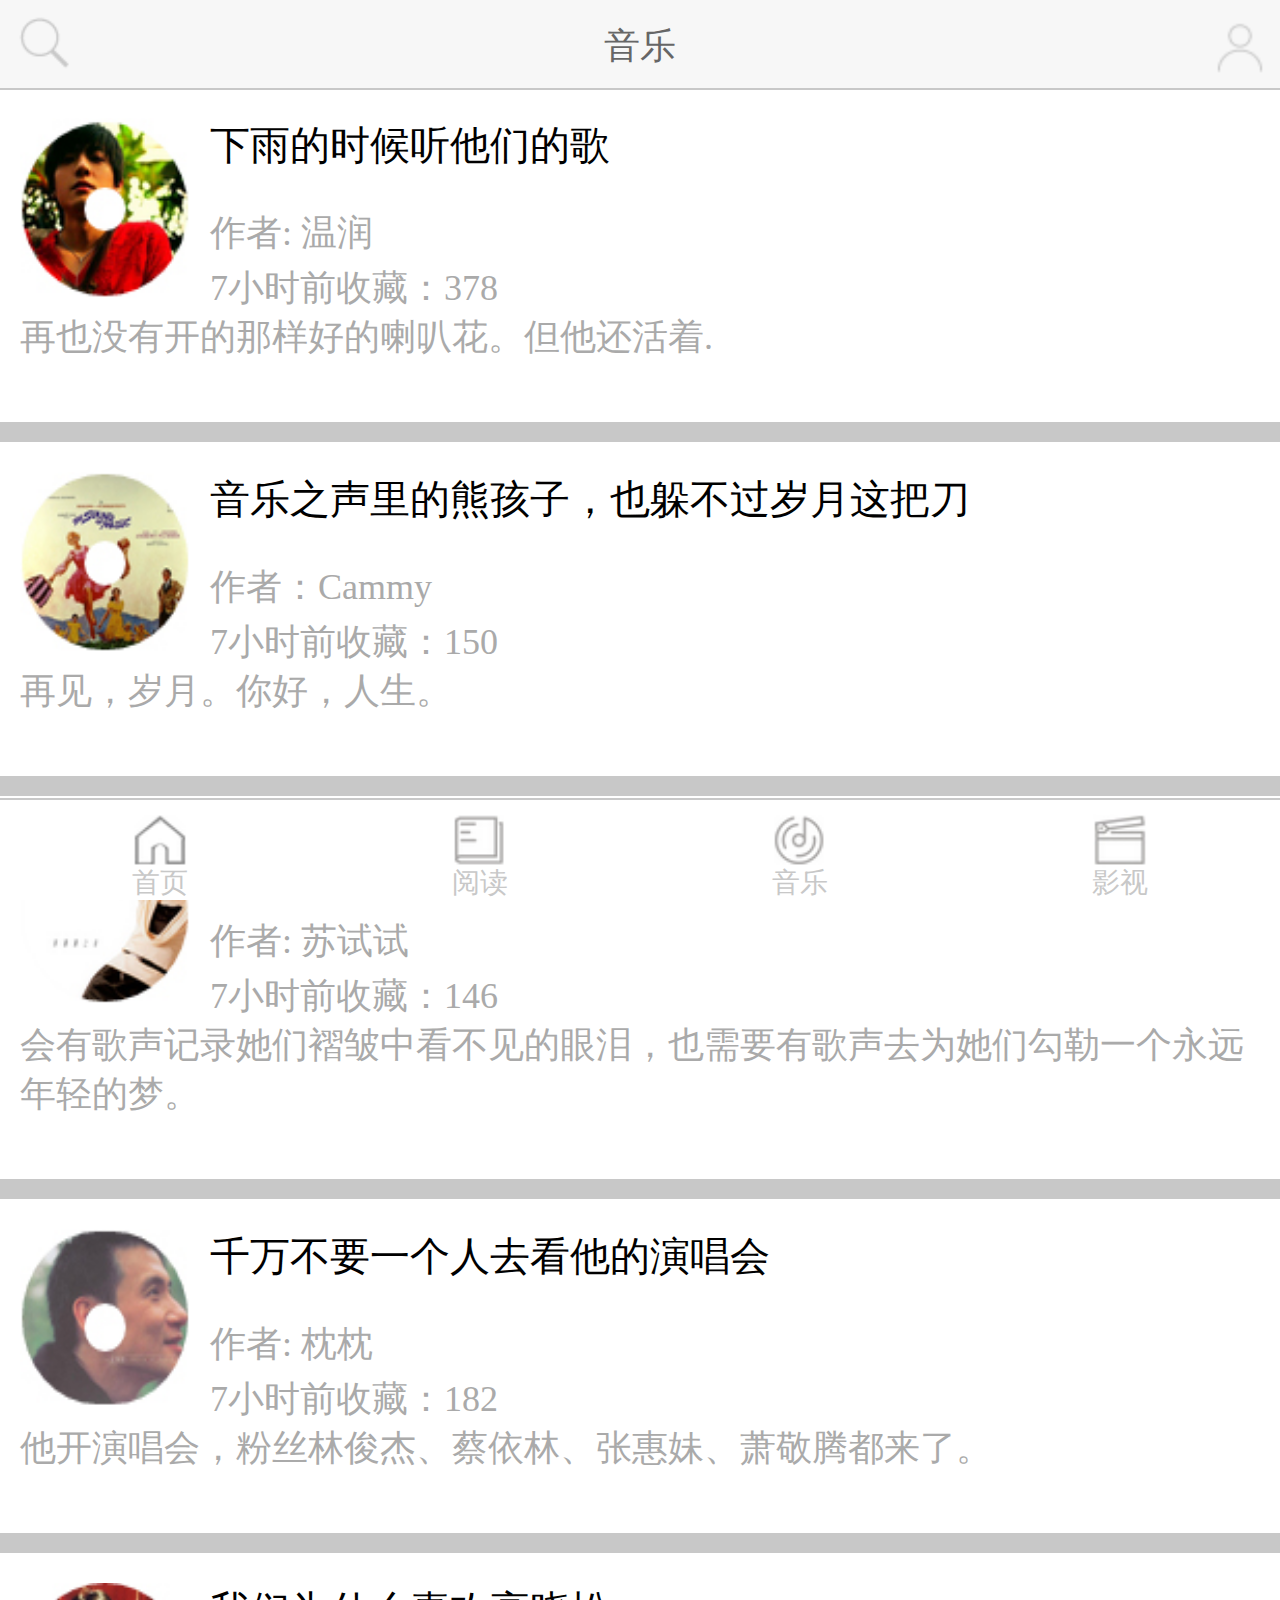
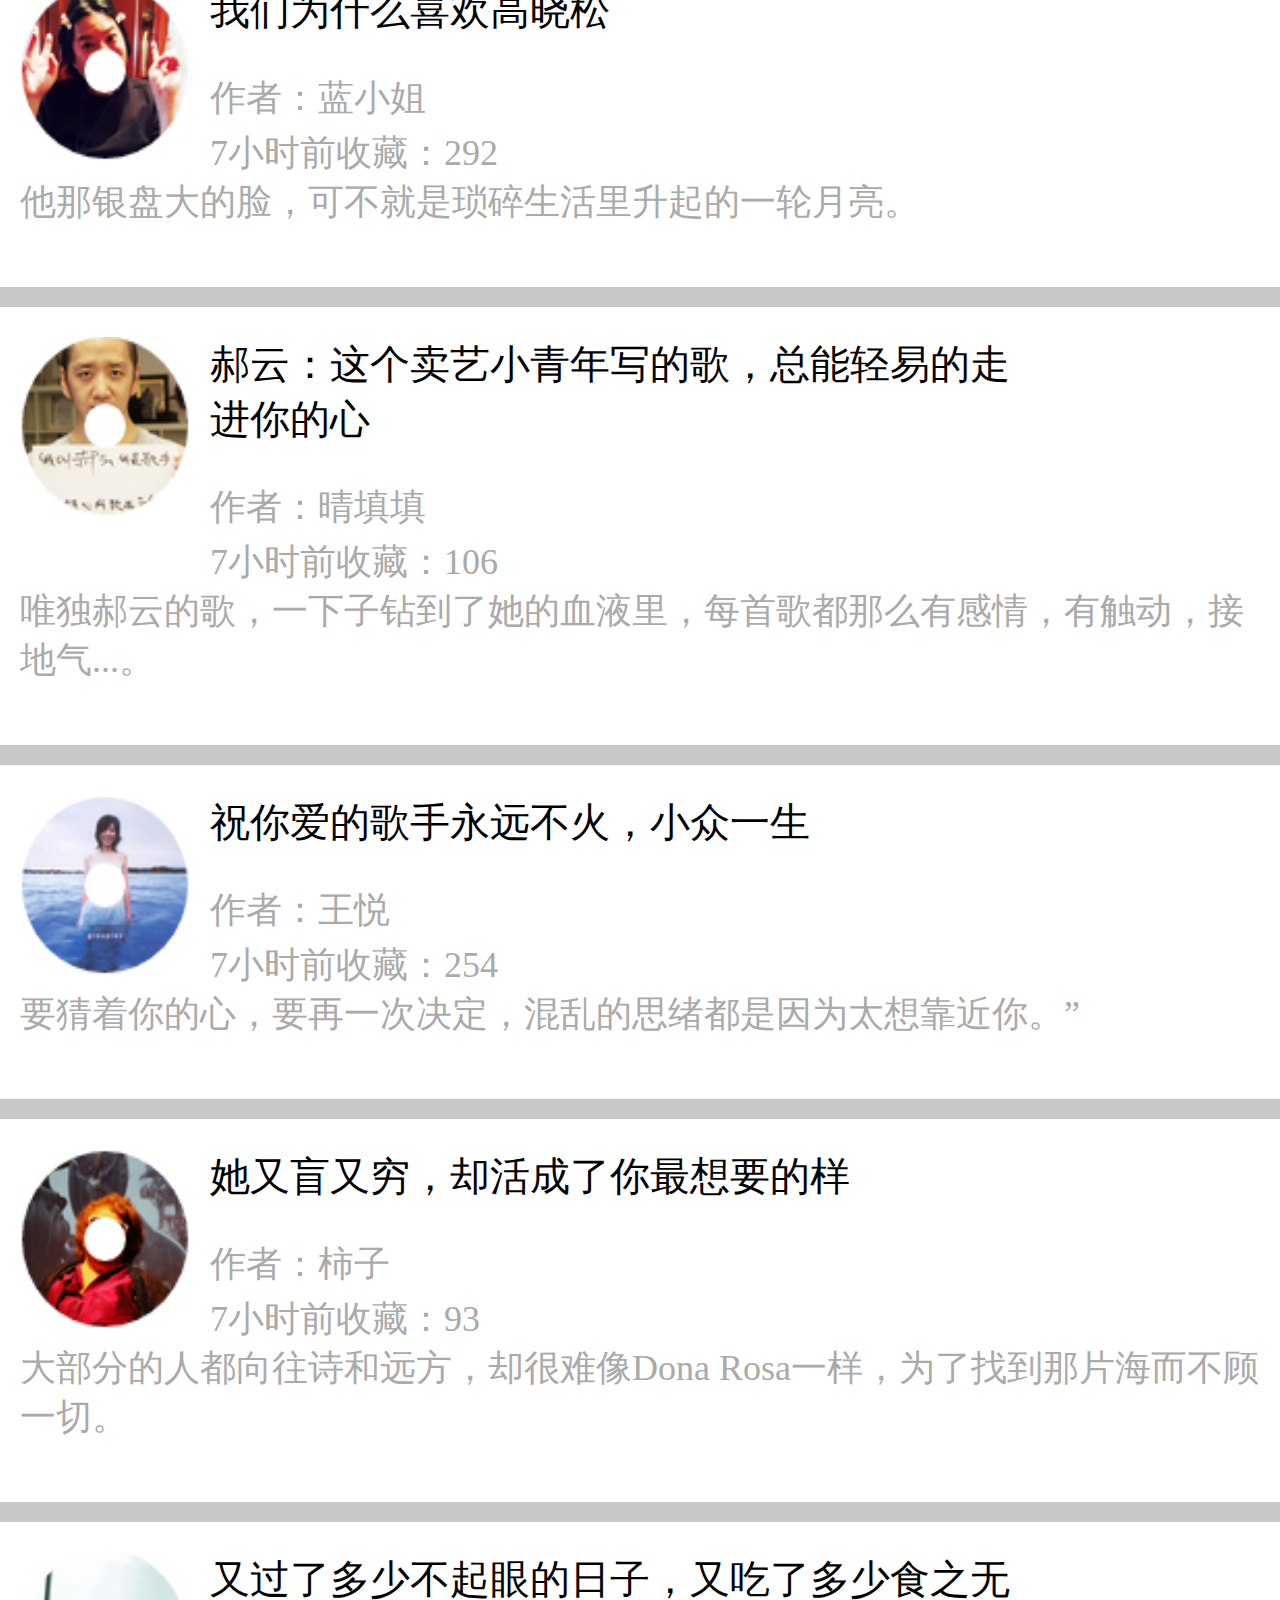
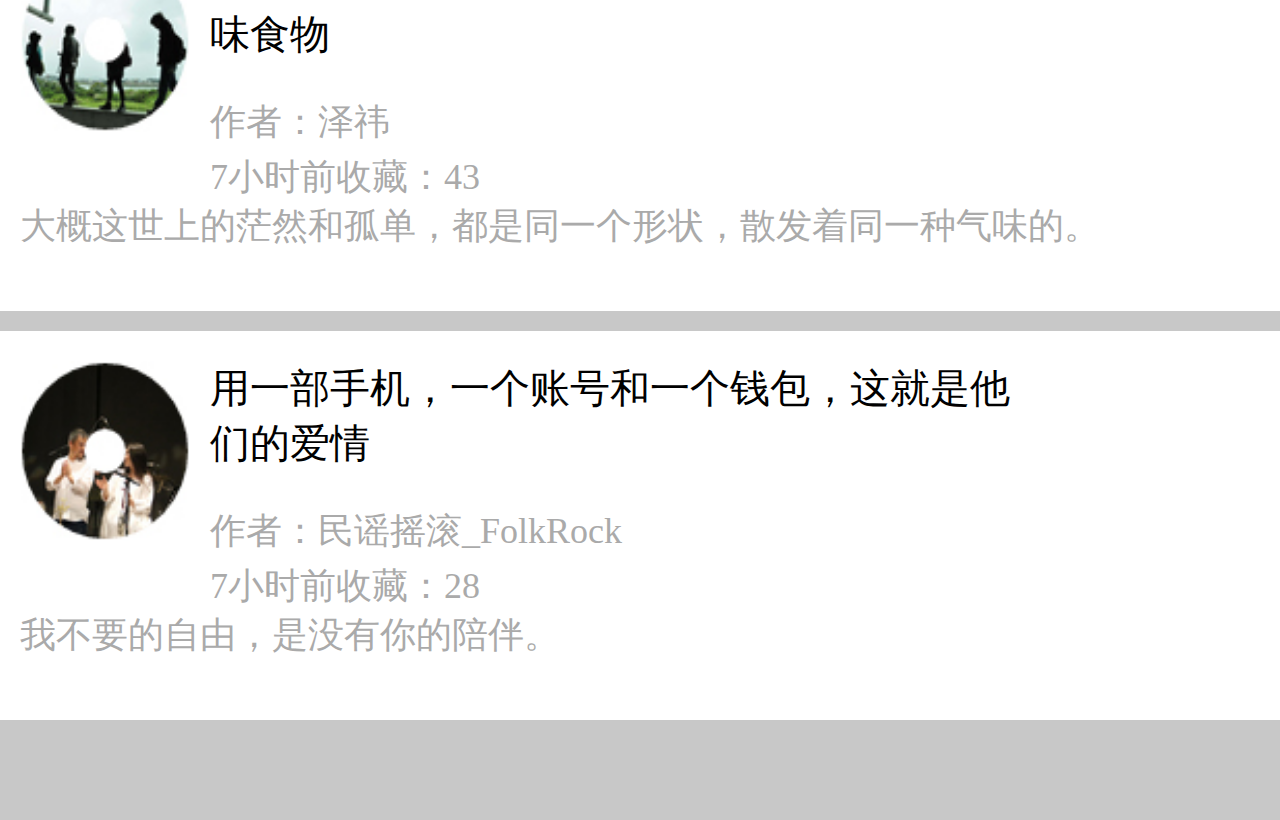
<file: 端午/端午作业/musicpage.html>
<!DOCTYPE html>
<html>

	<head>
		<meta charset="utf-8">
		<meta name="viewport" content="width=device-width, user-scalable=no, initial-scale=1.0">
		<meta name="apple-mobile-web-app-capable" content="yes">
		<meta name="apple-mobile-web-app-status-bar-style" content="black">
		<link rel="stylesheet" type="text/css" href="css/style.css" />
		<link rel="stylesheet" type="text/css" href="css/index.css" />
		<script src="js/jquery-3.2.1.min.js"></script>
		<script src="js/rem2.js"></script>
		<title></title>
	</head>

	<body>
		<header>
			<ul class="musicpage">
				<li>
					<a href="javascript:;"></a>
				</li>
				<li>
					<h3>音乐</h3>
				</li>
				<li>
					<a href="javascript:;"></a>
				</li>
			</ul>
		</header>
		<section>
			<!--列表一-->
			<div class="musicList musicList-one">
				<a href="javascript:;">
					<div class="musicbg"></div>
					<div class="musicInfo">
						<h3>下雨的时候听他们的歌</h3>
						<p>作者: 温润</p>
						<span>7小时前</span>
						<span>收藏：378</span>
						<div class="clearfix"></div>
					</div>
					<p>再也没有开的那样好的喇叭花。但他还活着.</p>
				</a>
			</div>
			<!--列表二-->
			<div class="musicList musicList-two">
				<a href="javascript:;">
					<div class="musicbg"></div>
					<div class="musicInfo">
						<h3>音乐之声里的熊孩子，也躲不过岁月这把刀</h3>
						<p>作者：Cammy</p>
						<span>7小时前</span>
						<span>收藏：150</span>
					</div>
					<p>再见，岁月。你好，人生。</p>
				</a>
			</div>
			<!--列表三-->
			<div class="musicList musicList-three">
				<a href="javascript:;">
					<div class="musicbg"></div>
					<div class="musicInfo">
						<h3>王菲：旧梦失去有新侣作伴</h3>
						<p>作者: 苏试试</p>
						<span>7小时前</span>
						<span>收藏：146</span>
					</div>
					<p>会有歌声记录她们褶皱中看不见的眼泪，也需要有歌声去为她们勾勒一个永远年轻的梦。</p>
				</a>
			</div>
			<!--列表四-->
			<div class="musicList musicList-four">
				<a href="javascript:;">
					<div class="musicbg"></div>
					<div class="musicInfo">
						<h3>千万不要一个人去看他的演唱会</h3>
						<p>作者: 枕枕</p>
						<span>7小时前</span>
						<span>收藏：182</span>
					</div>
					<p>他开演唱会，粉丝林俊杰、蔡依林、张惠妹、萧敬腾都来了。</p>
				</a>
			</div>
			<!--列表五-->
			<div class="musicList musicList-five">
				<a href="javascript:;">
					<div class="musicbg"></div>
					<div class="musicInfo">
						<h3>我们为什么喜欢高晓松</h3>
						<p>作者：蓝小姐</p>
						<span>7小时前</span>
						<span>收藏：292</span>
					</div>
					<p>他那银盘大的脸，可不就是琐碎生活里升起的一轮月亮。</p>
				</a>
			</div>
			<!--列表六-->
			<div class="musicList musicList-six">
				<a href="javascript:;">
					<div class="musicbg"></div>
					<div class="musicInfo">
						<h3>郝云：这个卖艺小青年写的歌，总能轻易的走进你的心</h3>
						<p>作者：晴填填</p>
						<span>7小时前</span>
						<span>收藏：106</span>
					</div>
					<p>唯独郝云的歌，一下子钻到了她的血液里，每首歌都那么有感情，有触动，接地气...。</p>
				</a>
			</div>
			<!--列表七-->
			<div class="musicList musicList-seven">
				<a href="javascript:;">
					<div class="musicbg"></div>
					<div class="musicInfo">
						<h3>祝你爱的歌手永远不火，小众一生</h3>
						<p>作者：王悦</p>
						<span>7小时前</span>
						<span>收藏：254</span>
					</div>
					<p>要猜着你的心，要再一次决定，混乱的思绪都是因为太想靠近你。”</p>
				</a>
			</div>
			<!--列表八-->
			<div class="musicList musicList-eight">
				<a href="javascript:;">
					<div class="musicbg"></div>
					<div class="musicInfo">
						<h3>她又盲又穷，却活成了你最想要的样</h3>
						<p>作者：柿子</p>
						<span>7小时前</span>
						<span>收藏：93</span>
					</div>
					<p>大部分的人都向往诗和远方，却很难像Dona Rosa一样，为了找到那片海而不顾一切。</p>
				</a>
			</div>
			<!--列表九-->
			<div class="musicList musicList-nine">
				<a href="javascript:;">
					<div class="musicbg"></div>
					<div class="musicInfo">
						<h3>又过了多少不起眼的日子，又吃了多少食之无味食物</h3>
						<p>作者：泽祎</p>
						<span>7小时前</span>
						<span>收藏：43</span>
					</div>
					<p>大概这世上的茫然和孤单，都是同一个形状，散发着同一种气味的。</p>
				</a>
			</div>
			<!--列表十-->
			<div class="musicList musicList-ten">
				<a href="javascript:;">
					<div class="musicbg"></div>
					<div class="musicInfo">
						<h3>用一部手机，一个账号和一个钱包，这就是他们的爱情</h3>
						<p>作者：民谣摇滚_FolkRock</p>
						<span>7小时前</span>
						<span>收藏：28</span>
					</div>
					<p>我不要的自由，是没有你的陪伴。</p>
				</a>
			</div>
		</section>
		<footer>
			<ul>
				<li>
					<a href="javascript:;">首页</a>
				</li>
				<li>
					<a href="javascript:;">阅读</a>
				</li>
				<li>
					<a href="javascript:;">音乐</a>
				</li>
				<li>
					<a href="javascript:;">影视</a>
				</li>
			</ul>
		</footer>
	</body>

</html>
</file>
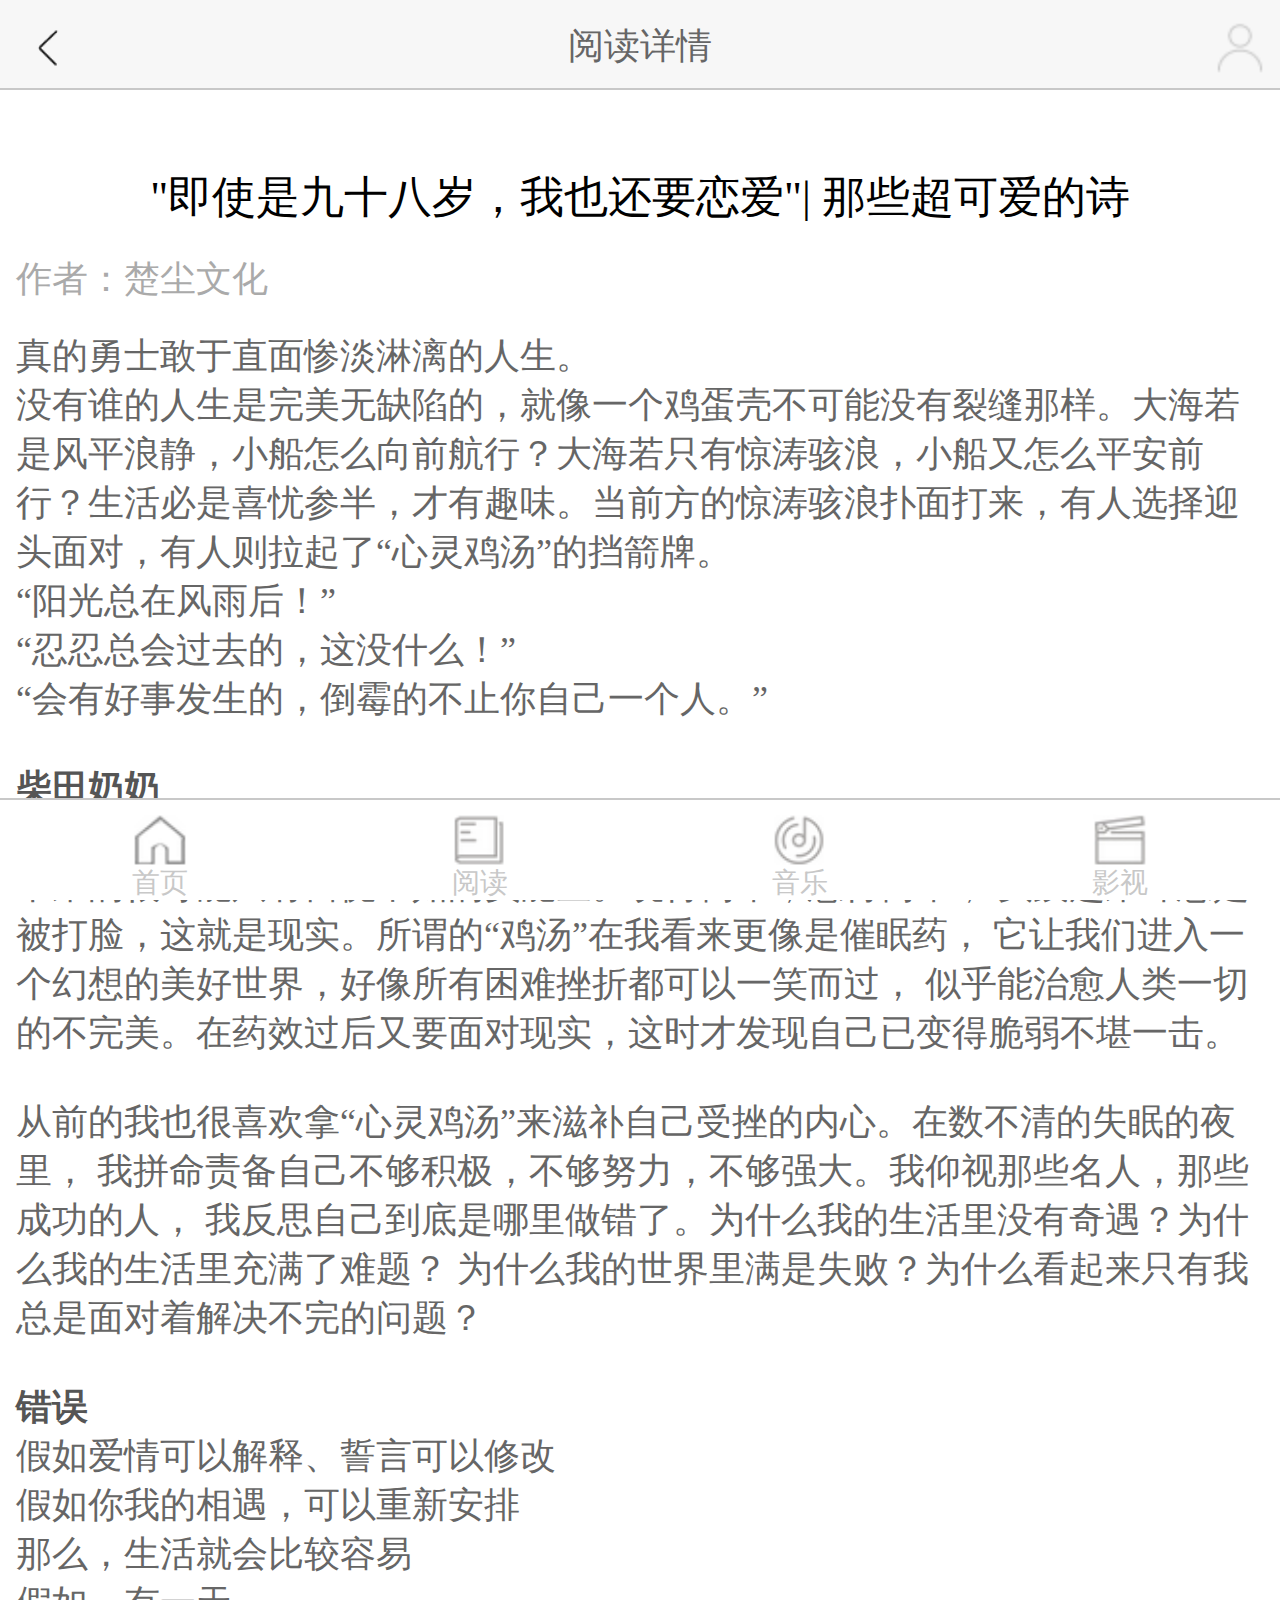
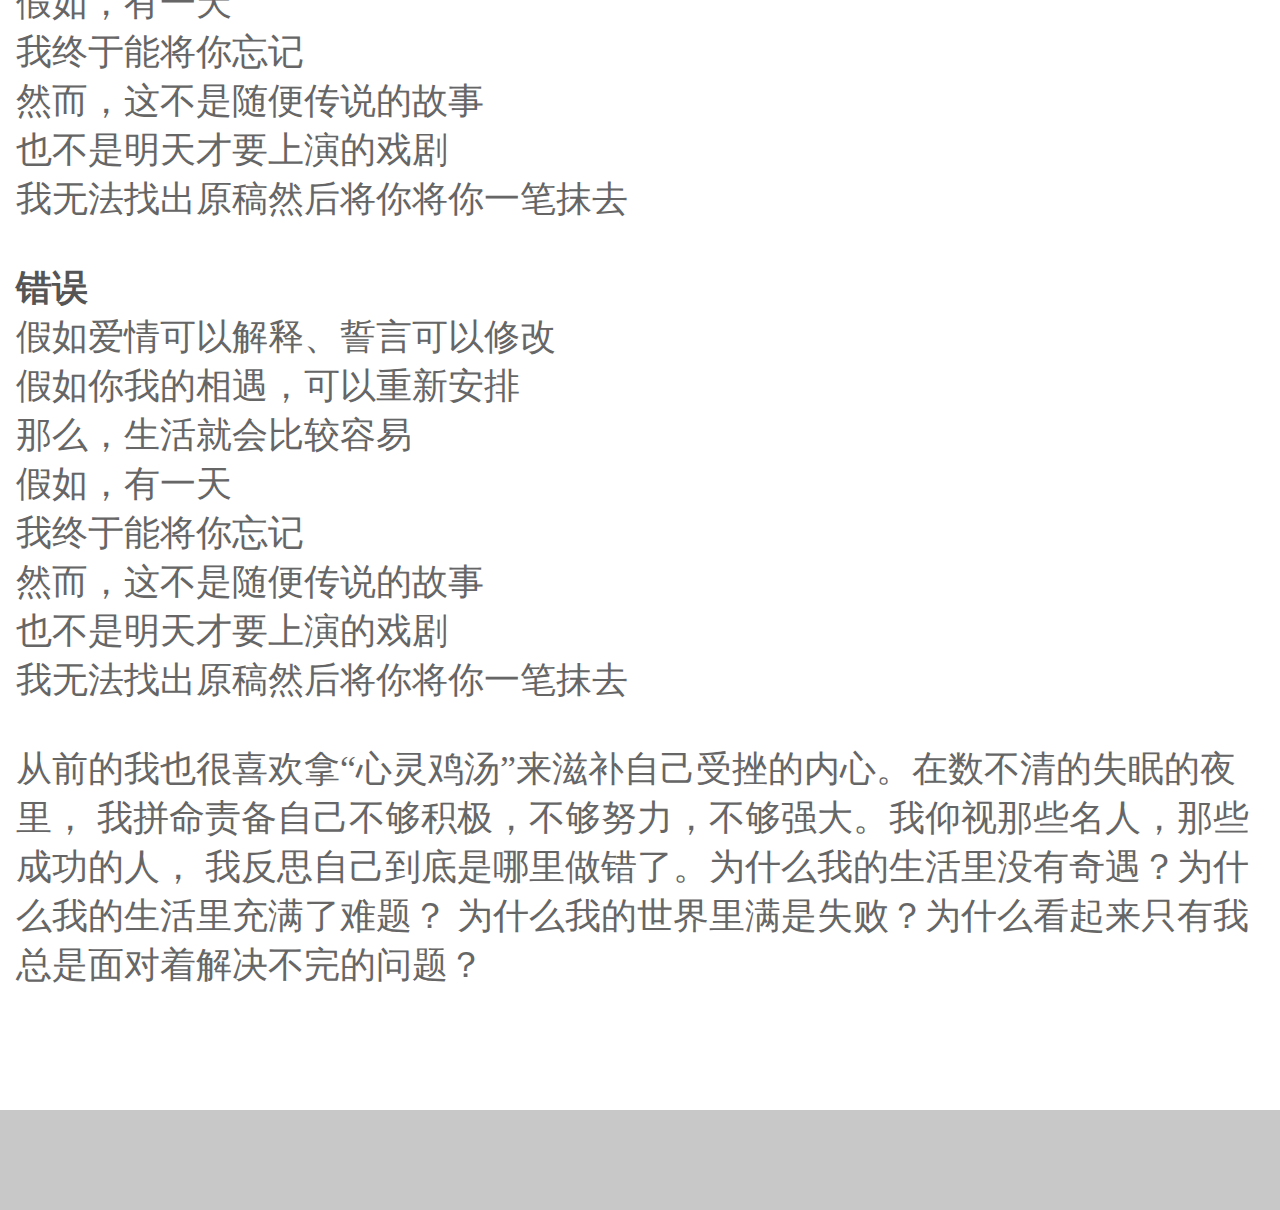
<file: 端午/端午作业/readdetails.html>
<!DOCTYPE html>
<html>

	<head>
		<meta charset="utf-8">
		<meta name="viewport" content="width=device-width, user-scalable=no, initial-scale=1.0">
		<meta name="apple-mobile-web-app-capable" content="yes">
		<meta name="apple-mobile-web-app-status-bar-style" content="black">
		<link rel="stylesheet" type="text/css" href="css/style.css" />
		<link rel="stylesheet" type="text/css" href="css/index.css" />
		<script src="js/jquery-3.2.1.min.js"></script>
		<script src="js/rem2.js"></script>
		<title></title>
	</head>

	<body>
		<header>
			<ul class="musicdetails">
				<li>
					<a href="javascript:;"></a>
				</li>
				<li>
					<h3>阅读详情</h3>
				</li>
				<li>
					<a href="javascript:;"></a>
				</li>
			</ul>
		</header>
		<section>
			<div class="readinfo">
			<h3>"即使是九十八岁，我也还要恋爱"| 那些超可爱的诗</h3>
				<p>作者：楚尘文化</p>
				<span>真的勇士敢于直面惨淡淋漓的人生。
					<br/> 没有谁的人生是完美无缺陷的，就像一个鸡蛋壳不可能没有裂缝那样。大海若是风平浪静，小船怎么向前航行？大海若只有惊涛骇浪，小船又怎么平安前行？生活必是喜忧参半，才有趣味。当前方的惊涛骇浪扑面打来，有人选择迎头面对，有人则拉起了“心灵鸡汤”的挡箭牌。
					<br/> 		“阳光总在风雨后！”
					<br/> 		“忍忍总会过去的，这没什么！”
					<br/> 		“会有好事发生的，倒霉的不止你自己一个人。”
				</span>
				<h4>柴田奶奶</h4>
				<span>
					网上总有类似上面这样的“心灵鸡汤”试着去激励那些受挫的人们， 但是最后剩下来的很可能只有自愧不如的负能量。说得简单，想得简单， 实践起来却总是被打脸，这就是现实。所谓的“鸡汤”在我看来更像是催眠药， 它让我们进入一个幻想的美好世界，好像所有困难挫折都可以一笑而过， 似乎能治愈人类一切的不完美。在药效过后又要面对现实，这时才发现自己已变得脆弱不堪一击。
				</span>
				<span>
					从前的我也很喜欢拿“心灵鸡汤”来滋补自己受挫的内心。在数不清的失眠的夜里， 我拼命责备自己不够积极，不够努力，不够强大。我仰视那些名人，那些成功的人， 我反思自己到底是哪里做错了。为什么我的生活里没有奇遇？为什么我的生活里充满了难题？ 为什么我的世界里满是失败？为什么看起来只有我总是面对着解决不完的问题？
				</span>
				<h4>错误</h4>
				<span>
					假如爱情可以解释、誓言可以修改<br/>假如你我的相遇，可以重新安排<br/>那么，生活就会比较容易<br/>假如，有一天<br/>我终于能将你忘记<br/>然而，这不是随便传说的故事<br/>也不是明天才要上演的戏剧<br/>我无法找出原稿然后将你将你一笔抹去
				</span>
				<h4>错误</h4>
				<span>假如爱情可以解释、誓言可以修改<br/>假如你我的相遇，可以重新安排<br/>那么，生活就会比较容易<br/>假如，有一天<br/>我终于能将你忘记<br/>然而，这不是随便传说的故事 <br/>也不是明天才要上演的戏剧<br/>我无法找出原稿然后将你将你一笔抹去
				</span>
				<span>
					从前的我也很喜欢拿“心灵鸡汤”来滋补自己受挫的内心。在数不清的失眠的夜里， 我拼命责备自己不够积极，不够努力，不够强大。我仰视那些名人，那些成功的人， 我反思自己到底是哪里做错了。为什么我的生活里没有奇遇？为什么我的生活里充满了难题？ 为什么我的世界里满是失败？为什么看起来只有我总是面对着解决不完的问题？
				</span>
			</div>
		</section>
		<footer>
			<ul>
				<li>
					<a href="javascript:;">首页</a>
				</li>
				<li>
					<a href="javascript:;">阅读</a>
				</li>
				<li>
					<a href="javascript:;">音乐</a>
				</li>
				<li>
					<a href="javascript:;">影视</a>
				</li>
			</ul>
		</footer>
	</body>

</html>
</file>
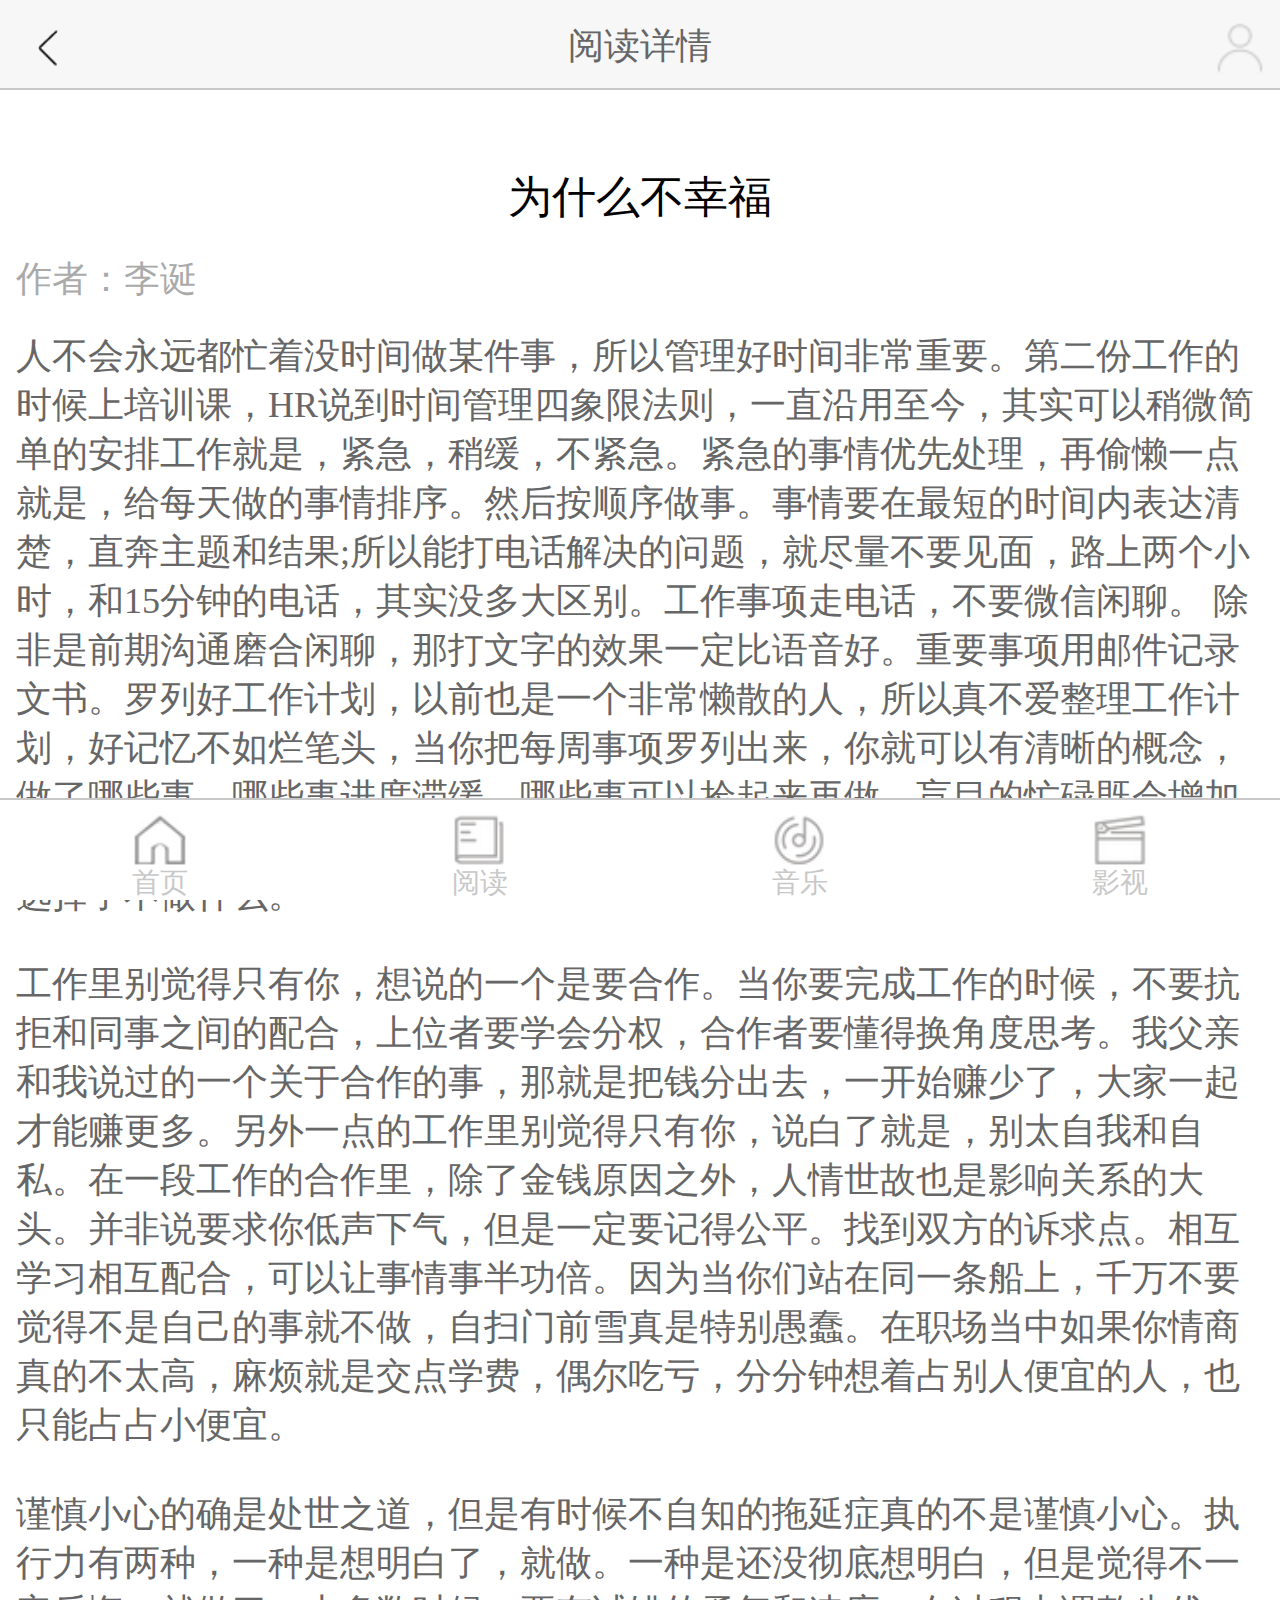
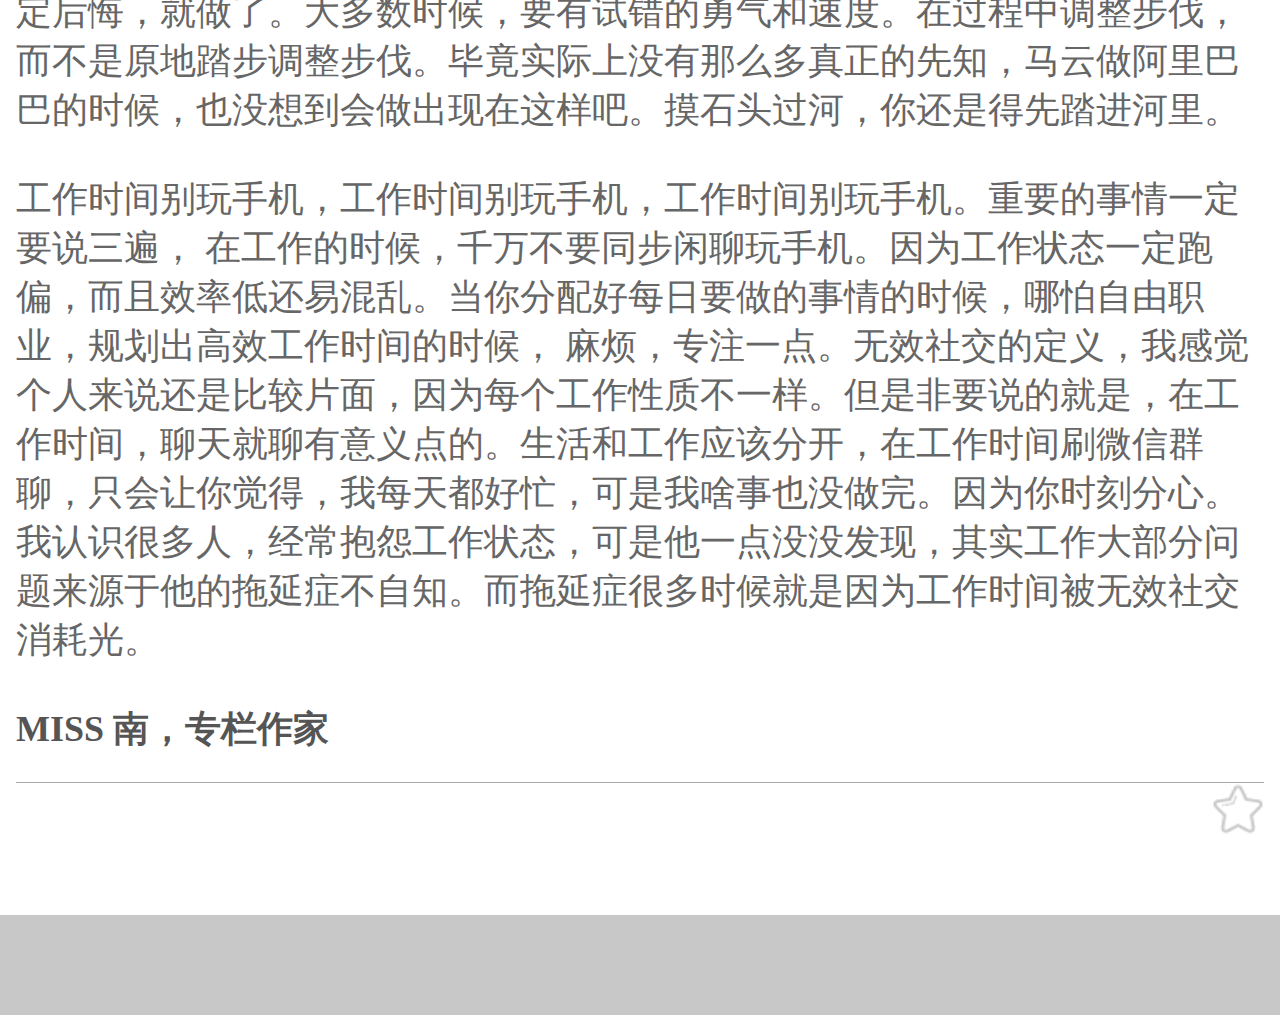
<file: 端午/端午作业/readdetails2.html>
<!DOCTYPE html>
<html>

	<head>
		<meta charset="utf-8">
		<meta name="viewport" content="width=device-width, user-scalable=no, initial-scale=1.0">
		<meta name="apple-mobile-web-app-capable" content="yes">
		<meta name="apple-mobile-web-app-status-bar-style" content="black">
		<link rel="stylesheet" type="text/css" href="css/style.css" />
		<link rel="stylesheet" type="text/css" href="css/index.css" />
		<script src="js/jquery-3.2.1.min.js"></script>
		<script src="js/rem2.js"></script>
		<title></title>
	</head>

	<body>
		<header>
			<ul class="musicdetails">
				<li>
					<a href="javascript:;"></a>
				</li>
				<li>
					<h3>阅读详情</h3>
				</li>
				<li>
					<a href="javascript:;"></a>
				</li>
			</ul>
		</header>
		<section>
			<div class="readinfo">
				<h3>为什么不幸福</h3>
				<p>作者：李诞</p>
				<span>
				人不会永远都忙着没时间做某件事，所以管理好时间非常重要。第二份工作的时候上培训课，HR说到时间管理四象限法则，一直沿用至今，其实可以稍微简单的安排工作就是，紧急，稍缓，不紧急。紧急的事情优先处理，再偷懒一点就是，给每天做的事情排序。然后按顺序做事。事情要在最短的时间内表达清楚，直奔主题和结果;所以能打电话解决的问题，就尽量不要见面，路上两个小时，和15分钟的电话，其实没多大区别。工作事项走电话，不要微信闲聊。 除非是前期沟通磨合闲聊，那打文字的效果一定比语音好。重要事项用邮件记录文书。罗列好工作计划，以前也是一个非常懒散的人，所以真不爱整理工作计划，好记忆不如烂笔头，当你把每周事项罗列出来，你就可以有清晰的概念，做了哪些事，哪些事进度滞缓，哪些事可以捡起来再做。盲目的忙碌既会增加压力还会造成错误。最后一句鸡汤就是，人会成功，不是选择了做什么，而是选择了不做什么。
				</span>
				<span>
				工作里别觉得只有你，想说的一个是要合作。当你要完成工作的时候，不要抗拒和同事之间的配合，上位者要学会分权，合作者要懂得换角度思考。我父亲和我说过的一个关于合作的事，那就是把钱分出去，一开始赚少了，大家一起才能赚更多。另外一点的工作里别觉得只有你，说白了就是，别太自我和自私。在一段工作的合作里，除了金钱原因之外，人情世故也是影响关系的大头。并非说要求你低声下气，但是一定要记得公平。找到双方的诉求点。相互学习相互配合，可以让事情事半功倍。因为当你们站在同一条船上，千万不要觉得不是自己的事就不做，自扫门前雪真是特别愚蠢。在职场当中如果你情商真的不太高，麻烦就是交点学费，偶尔吃亏，分分钟想着占别人便宜的人，也只能占占小便宜。
				</span>
				<span>
				谨慎小心的确是处世之道，但是有时候不自知的拖延症真的不是谨慎小心。执行力有两种，一种是想明白了，就做。一种是还没彻底想明白，但是觉得不一定后悔，就做了。大多数时候，要有试错的勇气和速度。在过程中调整步伐，而不是原地踏步调整步伐。毕竟实际上没有那么多真正的先知，马云做阿里巴巴的时候，也没想到会做出现在这样吧。摸石头过河，你还是得先踏进河里。
				</span>
				<span>
				工作时间别玩手机，工作时间别玩手机，工作时间别玩手机。重要的事情一定要说三遍， 在工作的时候，千万不要同步闲聊玩手机。因为工作状态一定跑偏，而且效率低还易混乱。当你分配好每日要做的事情的时候，哪怕自由职业，规划出高效工作时间的时候， 麻烦，专注一点。无效社交的定义，我感觉个人来说还是比较片面，因为每个工作性质不一样。但是非要说的就是，在工作时间，聊天就聊有意义点的。生活和工作应该分开，在工作时间刷微信群聊，只会让你觉得，我每天都好忙，可是我啥事也没做完。因为你时刻分心。我认识很多人，经常抱怨工作状态，可是他一点没没发现，其实工作大部分问题来源于他的拖延症不自知。而拖延症很多时候就是因为工作时间被无效社交消耗光。
				</span>
				<p class="message">MISS 南，专栏作家</p>
				<div class="favorite"><img src="image/star.png" alt="收藏" /></div>
			</div>
		</section>
		<footer>
			<ul>
				<li>
					<a href="javascript:;">首页</a>
				</li>
				<li>
					<a href="javascript:;">阅读</a>
				</li>
				<li>
					<a href="javascript:;">音乐</a>
				</li>
				<li>
					<a href="javascript:;">影视</a>
				</li>
			</ul>
		</footer>
	</body>

</html>
</file>
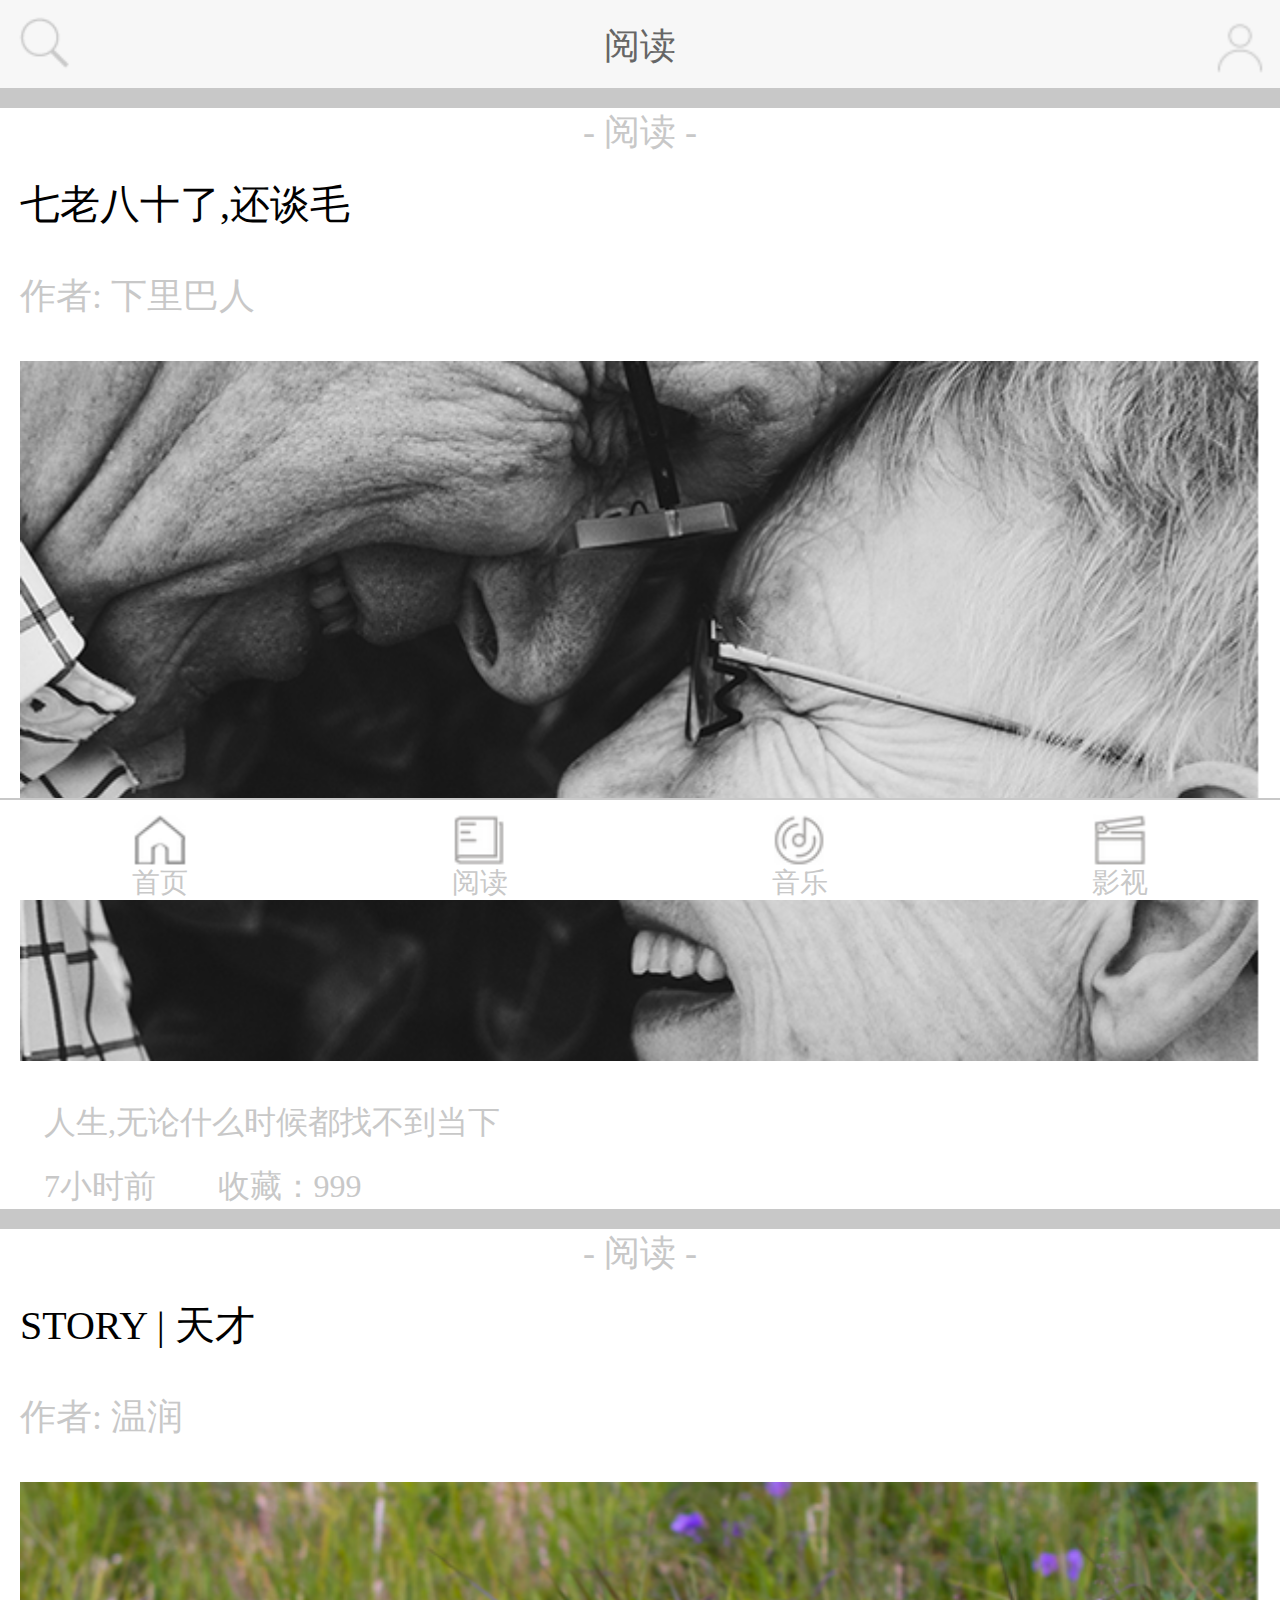
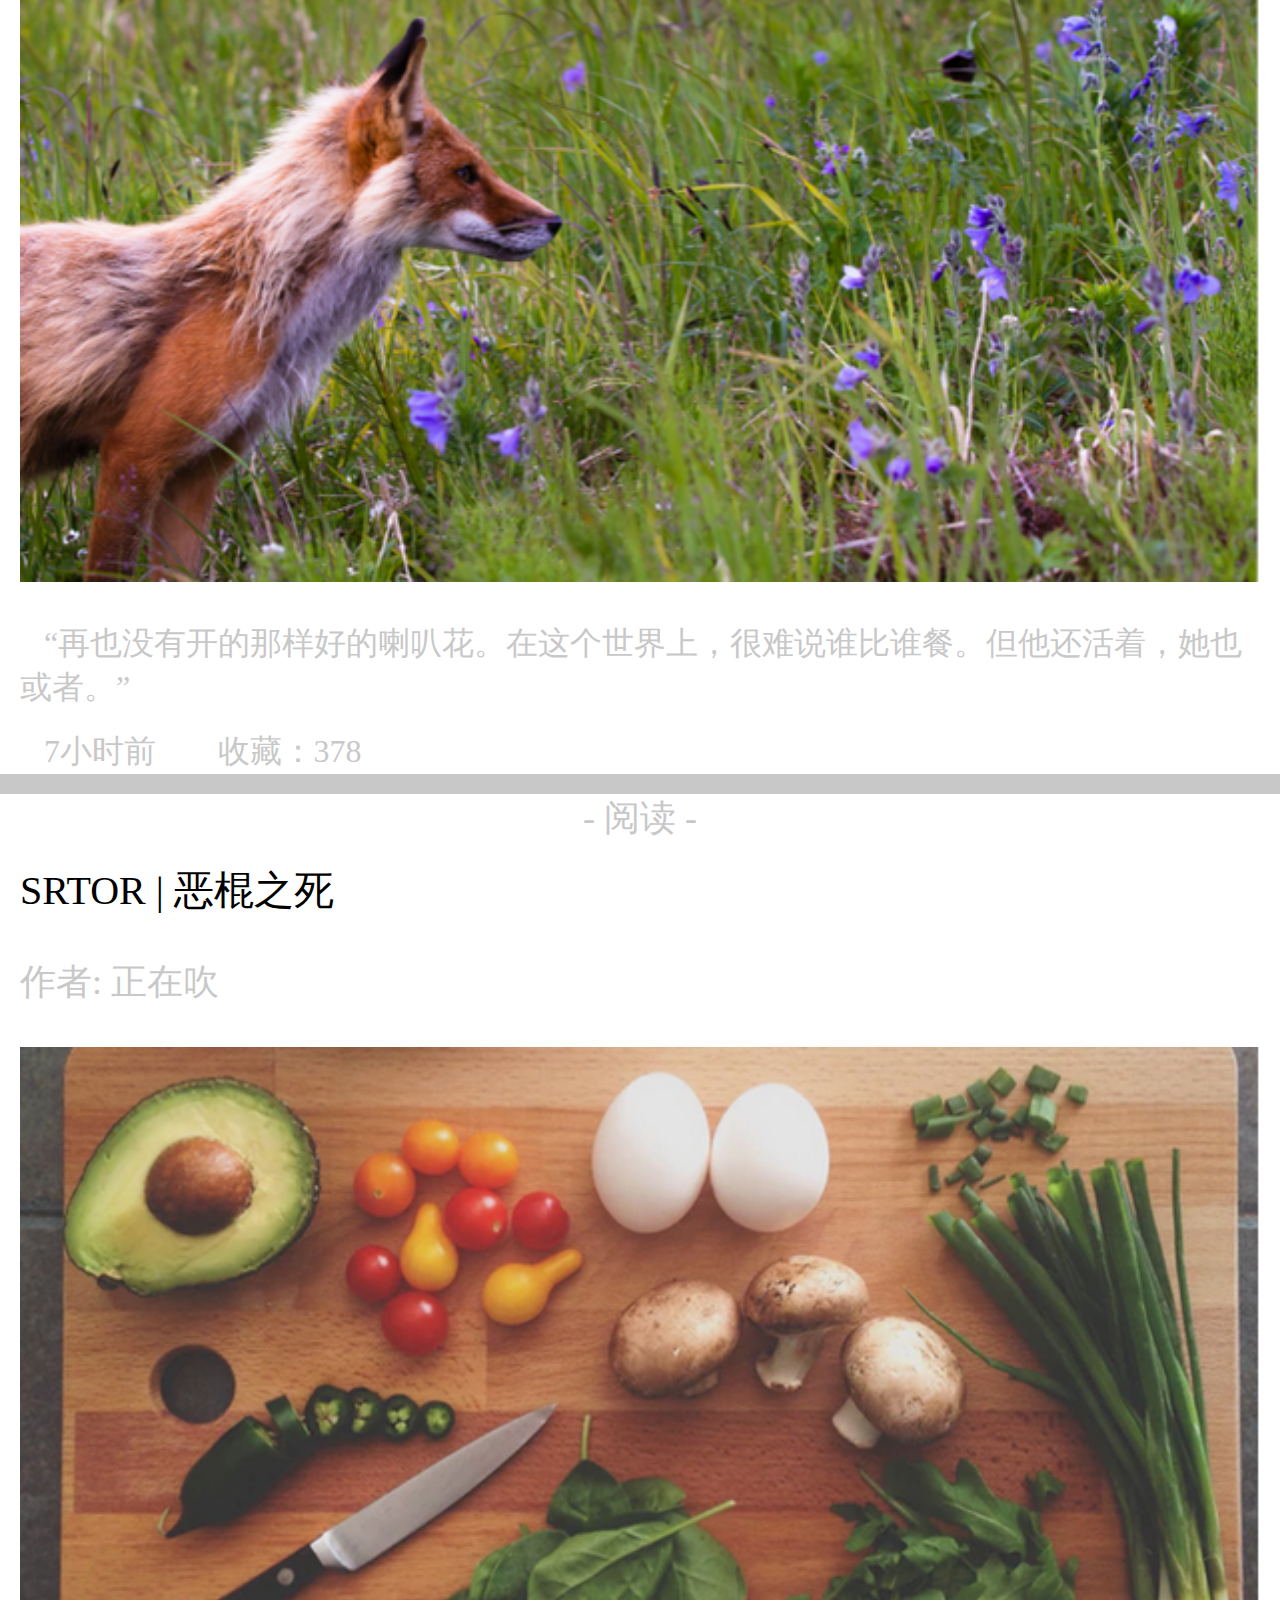
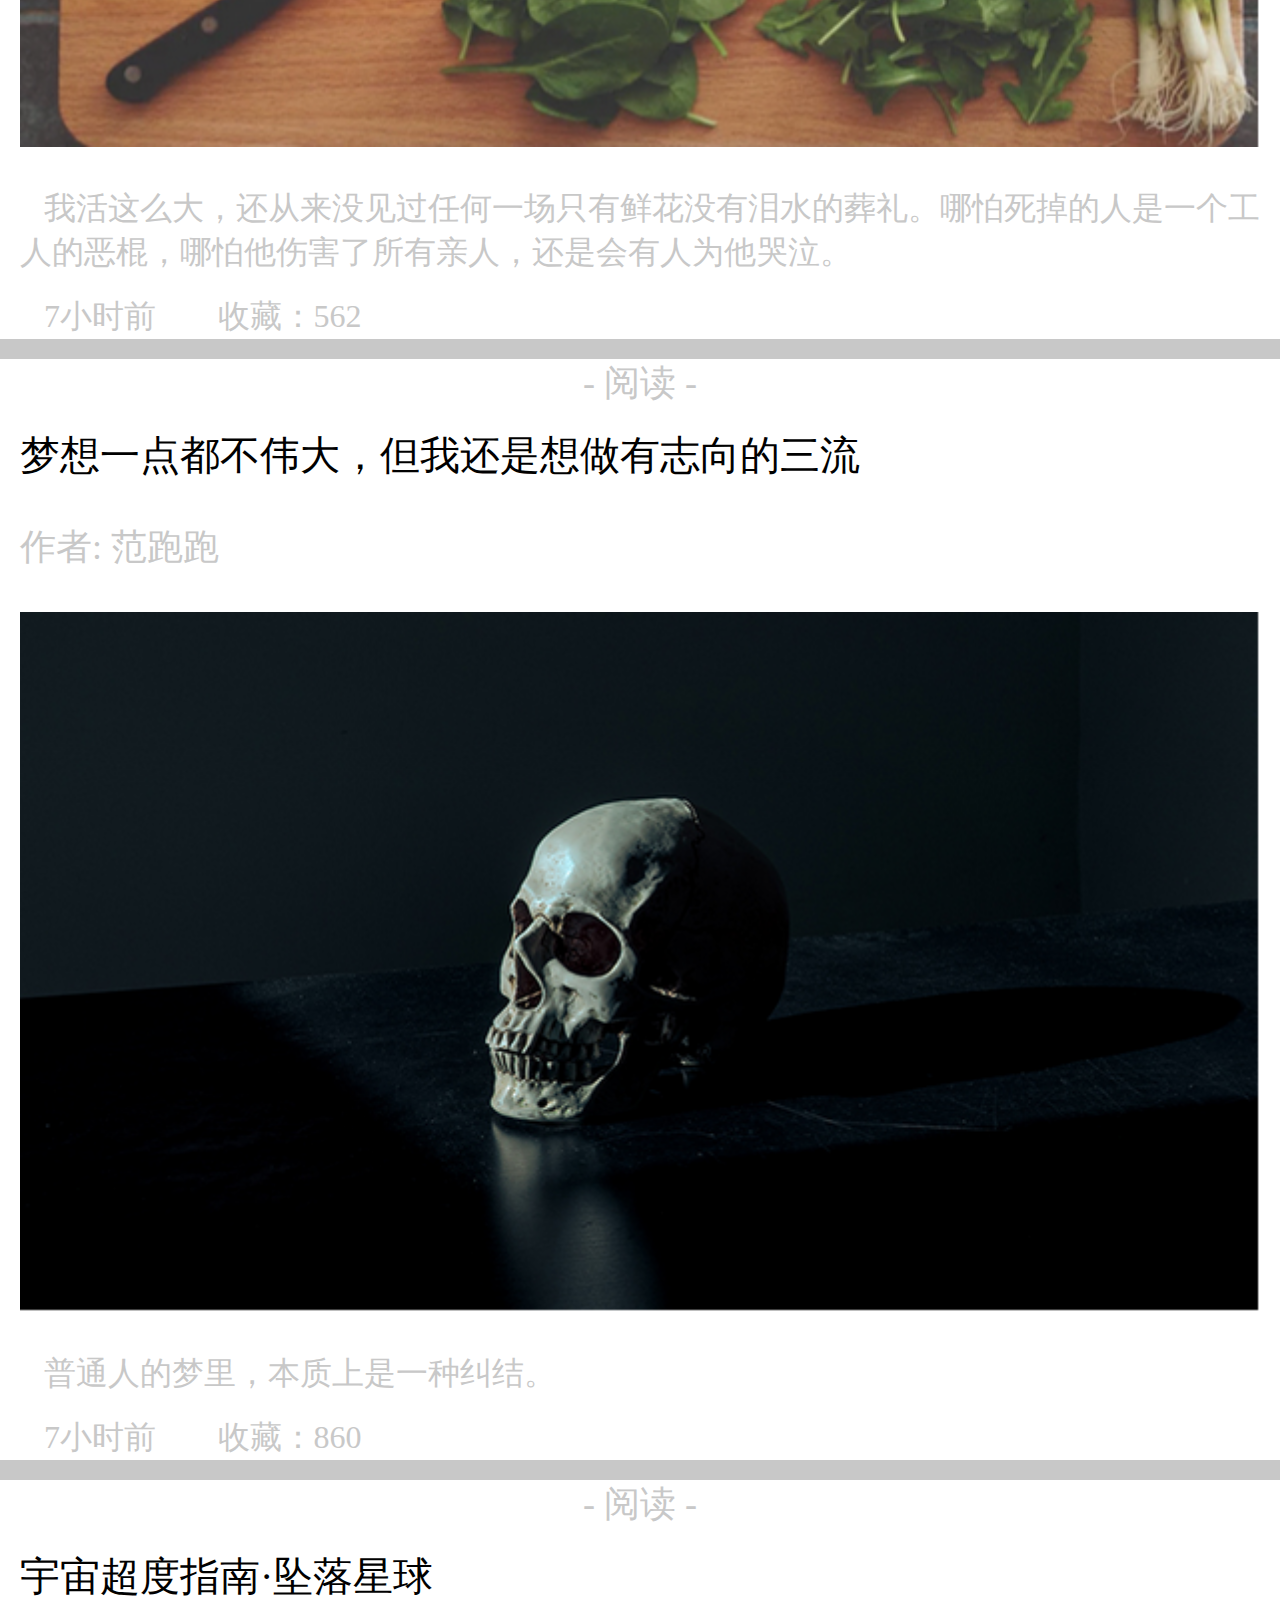
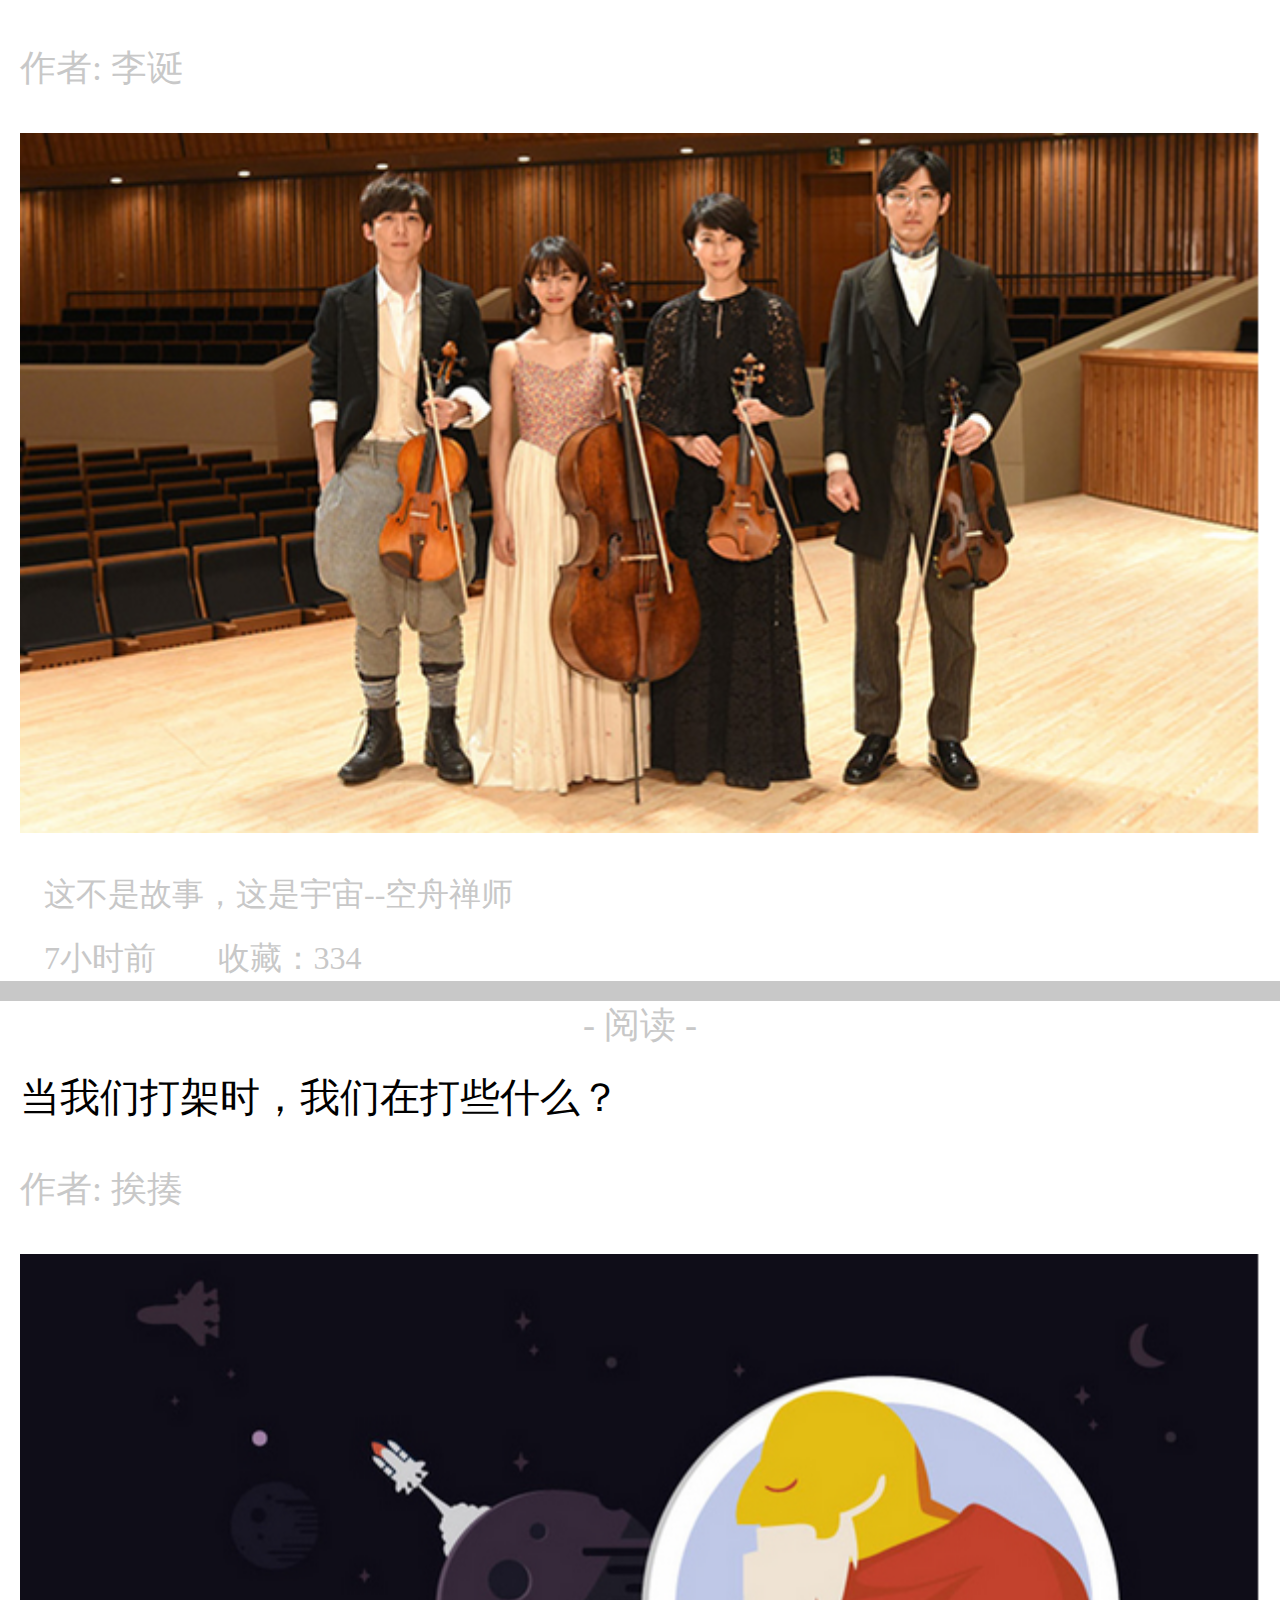
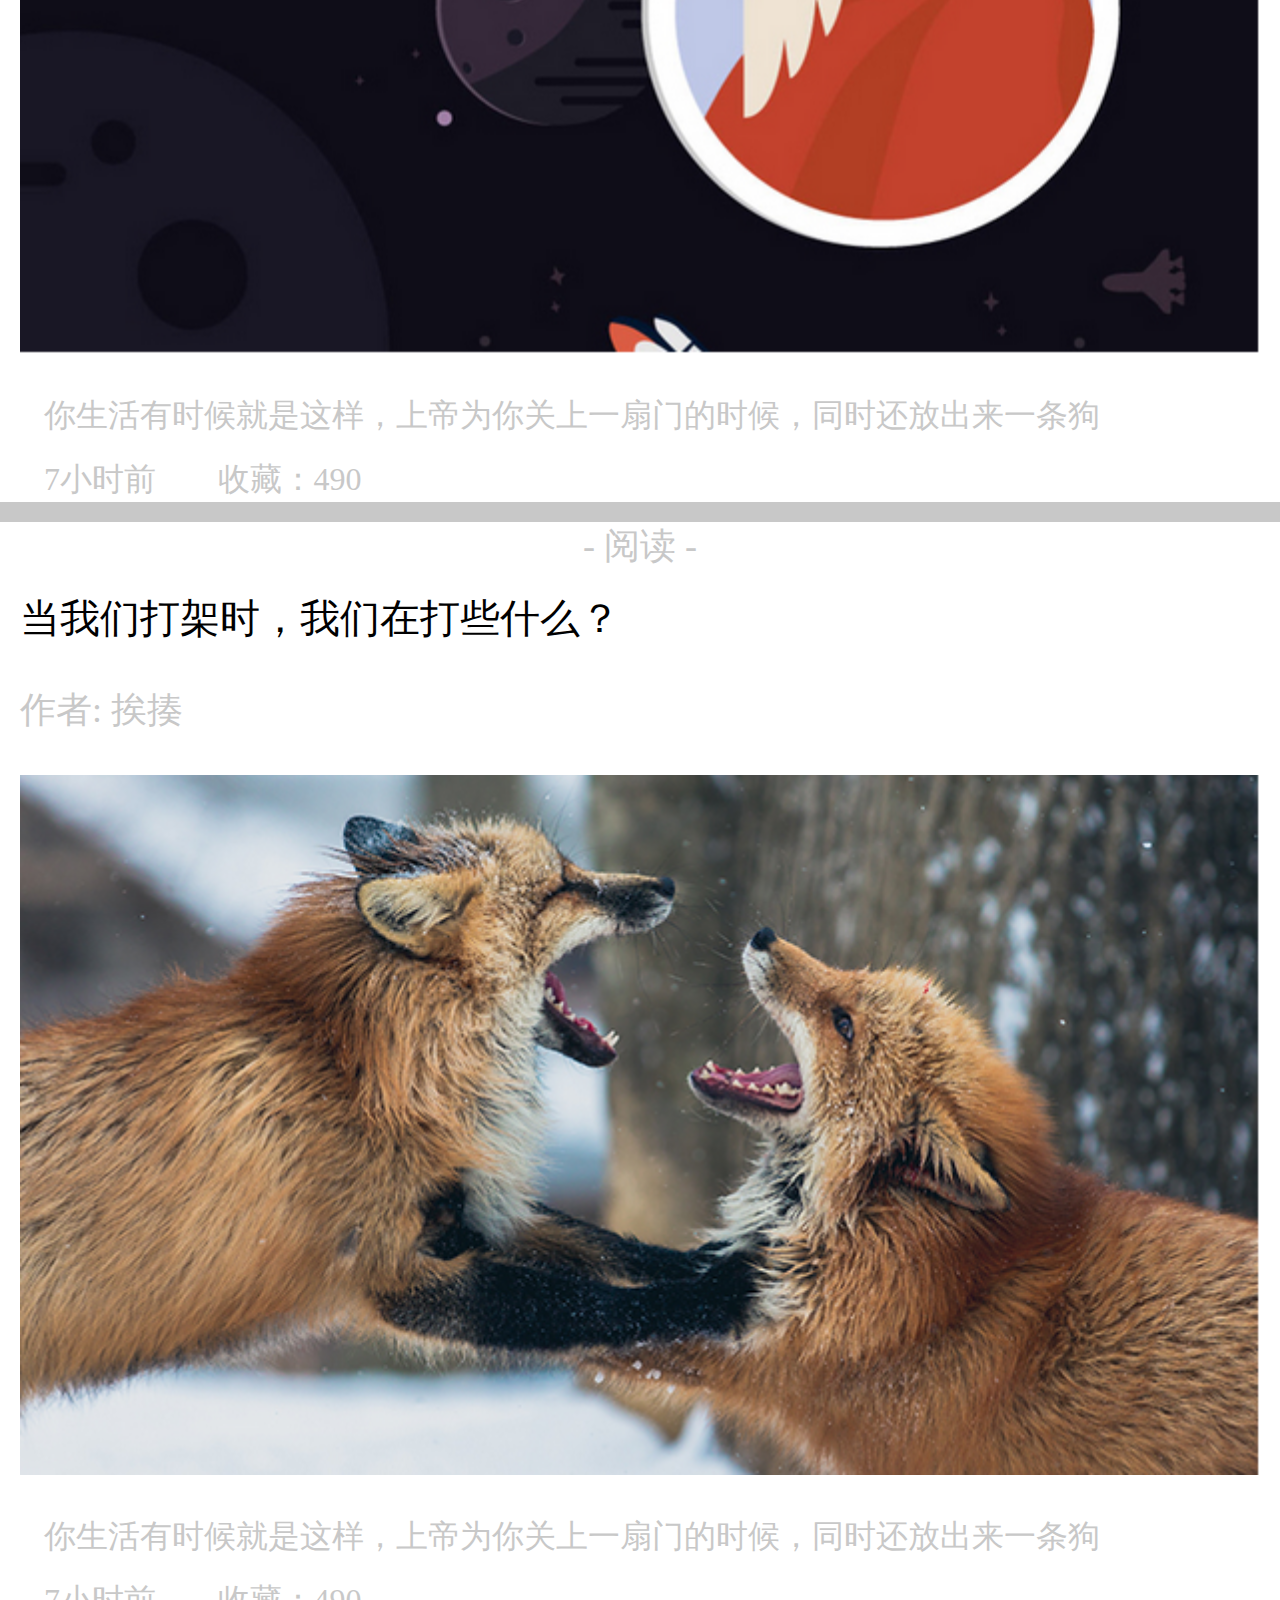
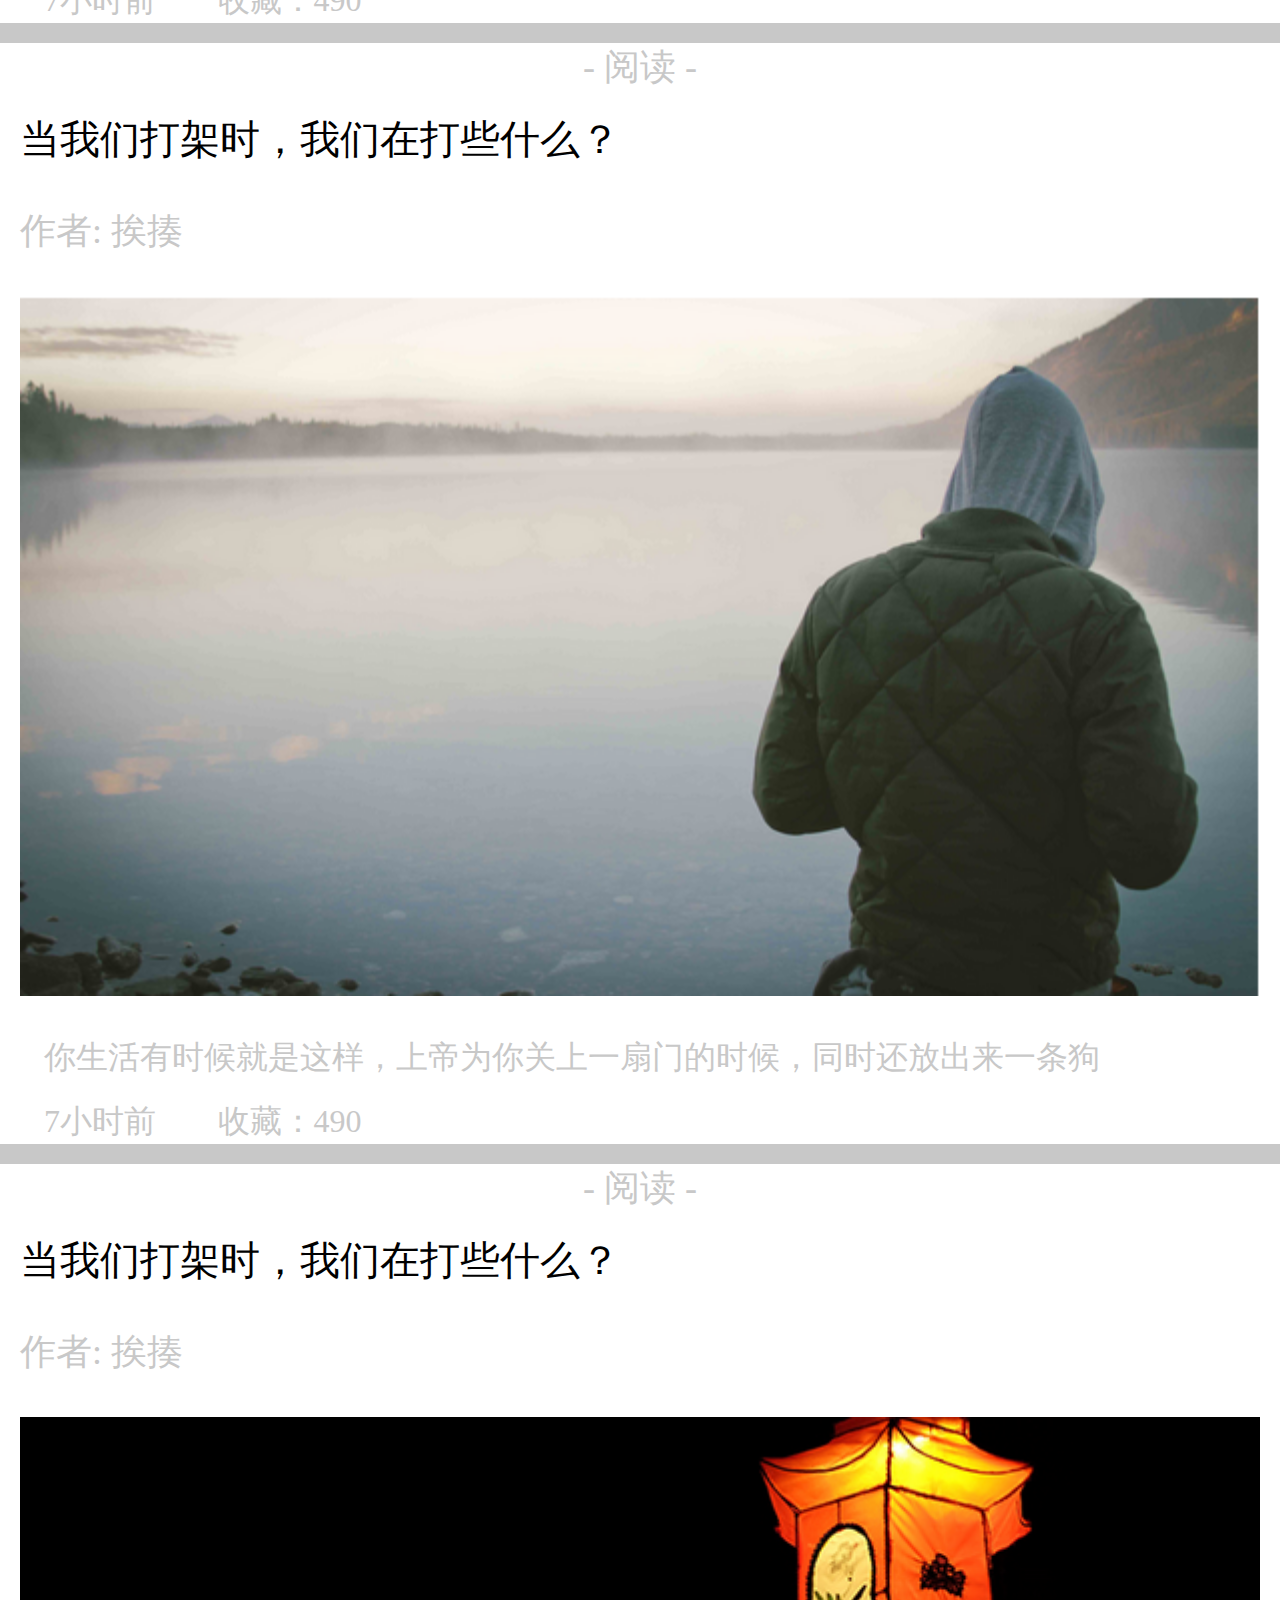
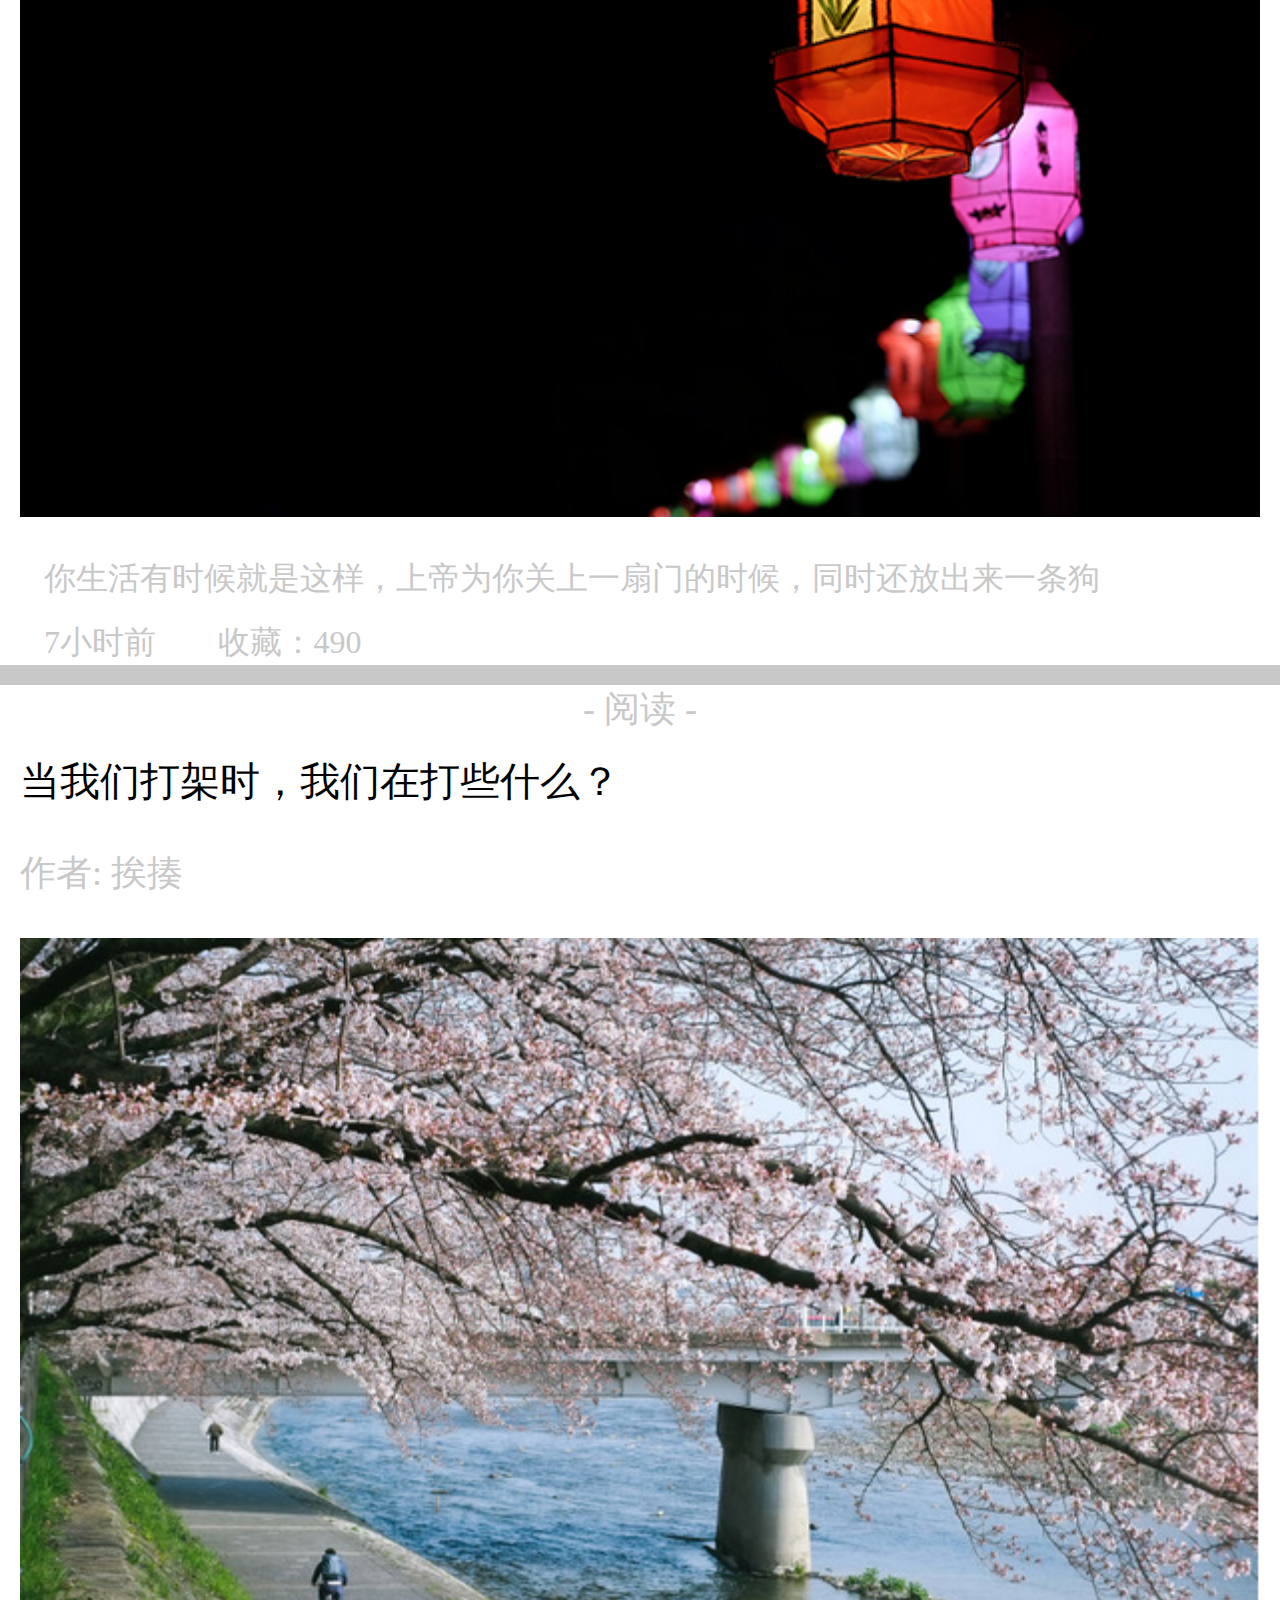
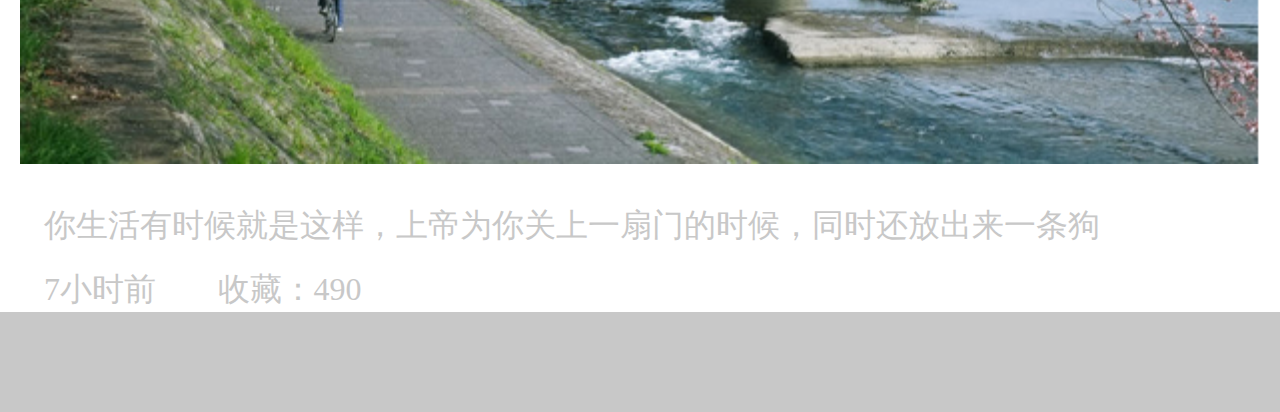
<file: 端午/端午作业/readpage.html>
<!DOCTYPE html>
<html>

	<head>
		<meta charset="utf-8">
		<meta name="viewport" content="width=device-width, user-scalable=no, initial-scale=1.0">
		<meta name="apple-mobile-web-app-capable" content="yes">
		<meta name="apple-mobile-web-app-status-bar-style" content="black">
		<link rel="stylesheet" type="text/css" href="css/style.css" />
		<link rel="stylesheet" type="text/css" href="css/index.css" />
		<script src="js/jquery-3.2.1.min.js"></script>
		<script src="js/rem2.js"></script>
		<title></title>
	</head>

	<body>
		<header>
			<ul class="readpage">
				<li>
					<a href="javascript:;"></a>
				</li>
				<li>
					<h3>阅读</h3>
				</li>
				<li>
					<a href="javascript:;"></a>
				</li>
			</ul>
		</header>
		<section>
			<!--列表一-->
			<div class="list readList-one">
				<a href="javascript:;">
					<p>- 阅读 -</p>
					<h3>七老八十了,还谈毛</h3>
					<span>作者: 下里巴人</span>
					<div class="bgimg"></div>
					<p>人生,无论什么时候都找不到当下</p>
					<div class="info">
						<span>7小时前</span>
						<span>收藏：999</span>
					</div>
					<div class="clearfix"></div>
				</a>
			</div>
			<!--列表二-->
			<div class="list readList-two">
				<a href="javascript:;">
					<p>- 阅读 -</p>
					<h3>STORY | 天才</h3>
					<span>作者: 温润</span>
					<div class="bgimg"></div>
					<p>“再也没有开的那样好的喇叭花。在这个世界上，很难说谁比谁餐。但他还活着，她也或者。”</p>
					<div class="info">
						<span>7小时前</span>
						<span>收藏：378</span>
					</div>
					<div class="clearfix"></div>
				</a>
			</div>
			<!--列表三-->
			<div class="list readList-three">
				<a href="javascript:;">
					<p>- 阅读 -</p>
					<h3>SRTOR | 恶棍之死</h3>
					<span>作者: 正在吹</span>
					<div class="bgimg"></div>
					<p>我活这么大，还从来没见过任何一场只有鲜花没有泪水的葬礼。哪怕死掉的人是一个工人的恶棍，哪怕他伤害了所有亲人，还是会有人为他哭泣。</p>
					<div class="info">
						<span>7小时前</span>
						<span>收藏：562</span>
					</div>
					<div class="clearfix"></div>
				</a>
			</div>
			<!--列表四-->
			<div class="list readList-four">
				<a href="javascript:;">
					<p>- 阅读 -</p>
					<h3>梦想一点都不伟大，但我还是想做有志向的三流</h3>
					<span>作者: 范跑跑</span>
					<div class="bgimg"></div>
					<p>普通人的梦里，本质上是一种纠结。</p>
					<div class="info">
						<span>7小时前</span>
						<span>收藏：860</span>
					</div>
					<div class="clearfix"></div>
				</a>
			</div>
			<!--列表五-->
			<div class="list readList-five">
				<a href="javascript:;">
					<p>- 阅读 -</p>
					<h3>宇宙超度指南·坠落星球</h3>
					<span>作者: 李诞</span>
					<div class="bgimg"></div>
					<p>这不是故事，这是宇宙--空舟禅师</p>
					<div class="info">
						<span>7小时前</span>
						<span>收藏：334</span>
					</div>
					<div class="clearfix"></div>
				</a>
			</div>
			<!--列表六-->
			<div class="list readList-six">
				<a href="javascript:;">
					<p>- 阅读 -</p>
					<h3>当我们打架时，我们在打些什么？</h3>
					<span>作者: 挨揍</span>
					<div class="bgimg"></div>
					<p>你生活有时候就是这样，上帝为你关上一扇门的时候，同时还放出来一条狗</p>
					<div class="info">
						<span>7小时前</span>
						<span>收藏：490</span>
					</div>
					<div class="clearfix"></div>
				</a>
			</div>
			<!--列表七-->
			<div class="list readList-seven">
				<a href="javascript:;">
					<p>- 阅读 -</p>
					<h3>当我们打架时，我们在打些什么？</h3>
					<span>作者: 挨揍</span>
					<div class="bgimg"></div>
					<p>你生活有时候就是这样，上帝为你关上一扇门的时候，同时还放出来一条狗</p>
					<div class="info">
						<span>7小时前</span>
						<span>收藏：490</span>
					</div>
					<div class="clearfix"></div>
				</a>
			</div>
			<!--列表八-->
			<div class="list readList-eight">
				<a href="javascript:;">
					<p>- 阅读 -</p>
					<h3>当我们打架时，我们在打些什么？</h3>
					<span>作者: 挨揍</span>
					<div class="bgimg"></div>
					<p>你生活有时候就是这样，上帝为你关上一扇门的时候，同时还放出来一条狗</p>
					<div class="info">
						<span>7小时前</span>
						<span>收藏：490</span>
					</div>
					<div class="clearfix"></div>
				</a>
			</div>
			<!--列表九-->
			<div class="list readList-nine">
				<a href="javascript:;">
					<p>- 阅读 -</p>
					<h3>当我们打架时，我们在打些什么？</h3>
					<span>作者: 挨揍</span>
					<div class="bgimg"></div>
					<p>你生活有时候就是这样，上帝为你关上一扇门的时候，同时还放出来一条狗</p>
					<div class="info">
						<span>7小时前</span>
						<span>收藏：490</span>
					</div>
					<div class="clearfix"></div>
				</a>
			</div>
			<!--列表十-->
			<div class="list readList-ten">
				<a href="javascript:;">
					<p>- 阅读 -</p>
					<h3>当我们打架时，我们在打些什么？</h3>
					<span>作者: 挨揍</span>
					<div class="bgimg"></div>
					<p>你生活有时候就是这样，上帝为你关上一扇门的时候，同时还放出来一条狗</p>
					<div class="info">
						<span>7小时前</span>
						<span>收藏：490</span>
					</div>
					<div class="clearfix"></div>
				</a>
			</div>
		</section>
		<footer>
			<ul>
				<li><a href="javascript:;">首页</a></li>
				<li><a href="javascript:;">阅读</a></li>
				<li><a href="javascript:;">音乐</a></li>
				<li><a href="javascript:;">影视</a></li>
			</ul>
		</footer>
	</body>

</html>
</file>
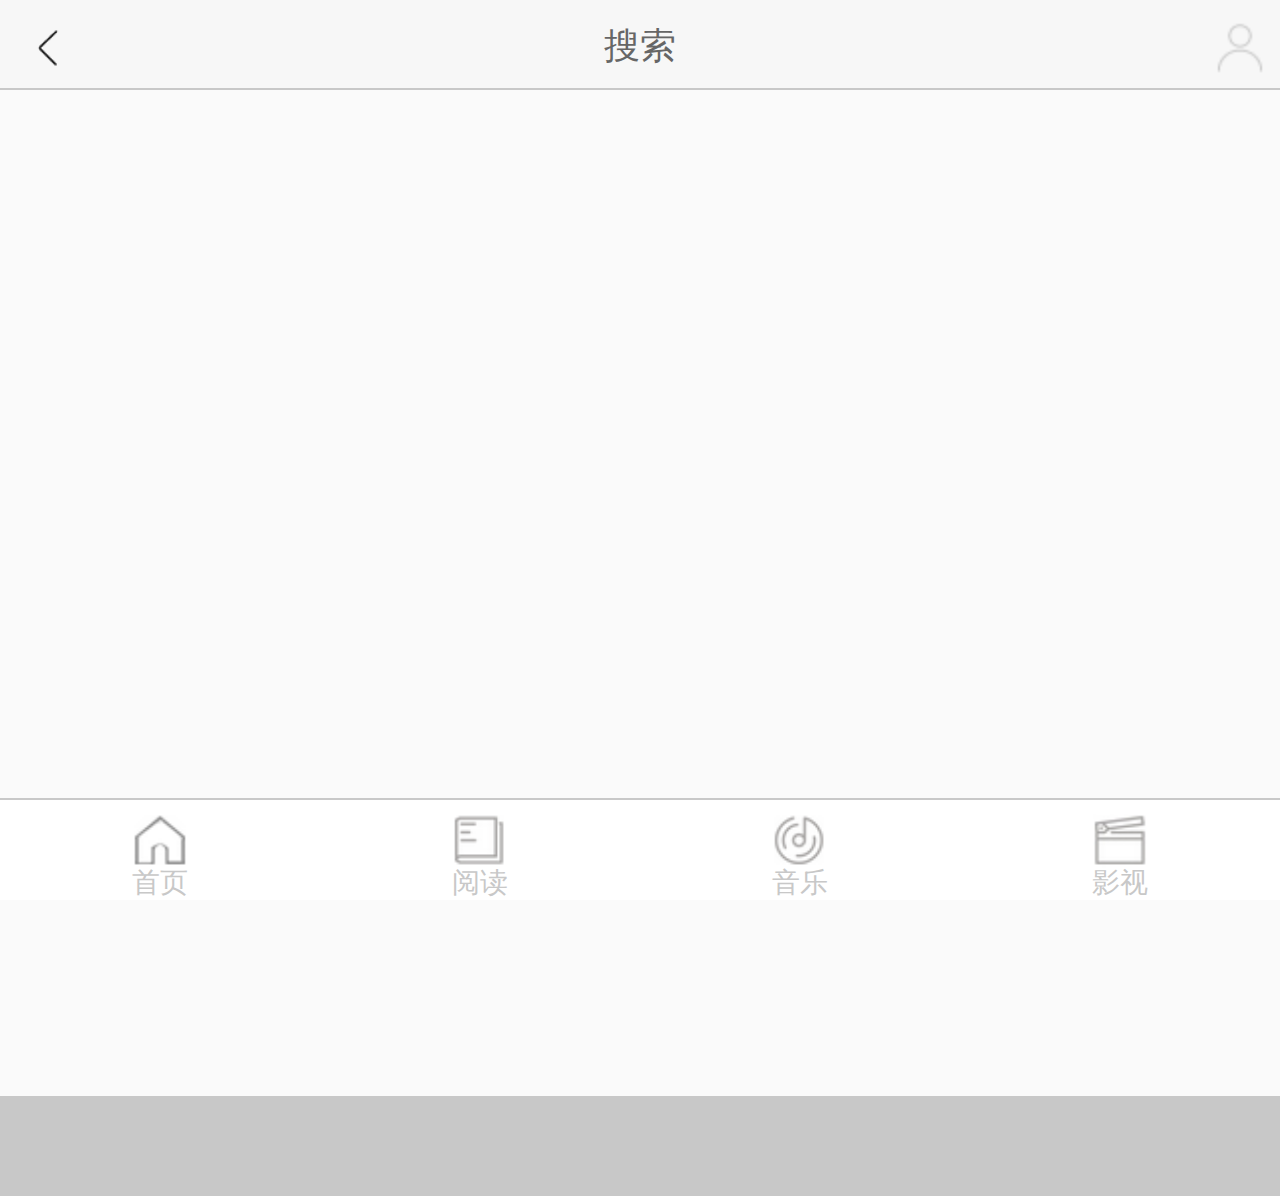
<file: 端午/端午作业/searchpage.html>
<!DOCTYPE html>
<html>

	<head>
		<meta charset="utf-8">
		<meta name="viewport" content="width=device-width, user-scalable=no, initial-scale=1.0">
		<meta name="apple-mobile-web-app-capable" content="yes">
		<meta name="apple-mobile-web-app-status-bar-style" content="black">
		<link rel="stylesheet" type="text/css" href="css/style.css" />
		<link rel="stylesheet" type="text/css" href="css/index.css" />
		<script src="js/jquery-3.2.1.min.js"></script>
		<script src="js/rem2.js"></script>
		<title></title>
	</head>

	<body>
		<header>
			<ul class="musicdetails">
				<li>
					<a href="javascript:;"></a>
				</li>
				<li>
					<h3>搜索</h3>
				</li>
				<li>
					<a href="javascript:;"></a>
				</li>
			</ul>
		</header>
		<section>
		<div class="search" contenteditable></div>
		</section>
		<footer>
			<ul>
				<li>
					<a href="javascript:;">首页</a>
				</li>
				<li>
					<a href="javascript:;">阅读</a>
				</li>
				<li>
					<a href="javascript:;">音乐</a>
				</li>
				<li>
					<a href="javascript:;">影视</a>
				</li>
			</ul>
		</footer>
	</body>

</html>
</file>
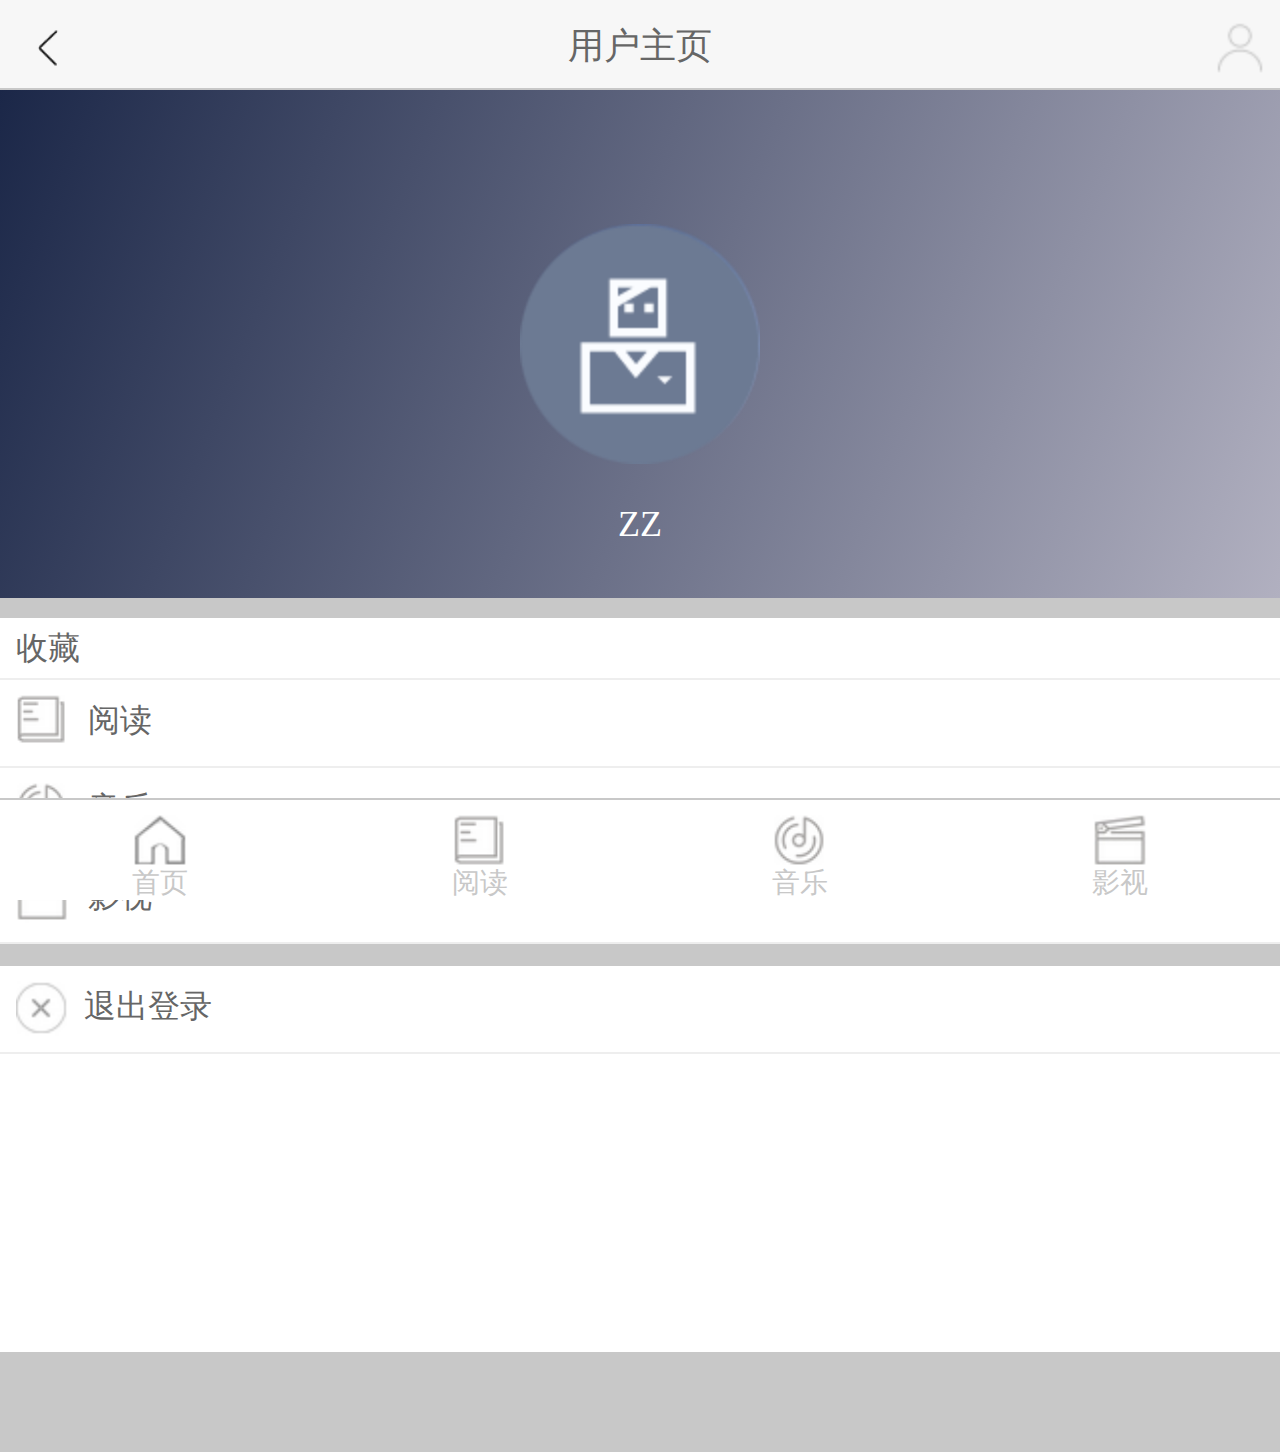
<file: 端午/端午作业/user.html>
<!DOCTYPE html>
<html>

	<head>
		<meta charset="utf-8">
		<meta name="viewport" content="width=device-width, user-scalable=no, initial-scale=1.0">
		<meta name="apple-mobile-web-app-capable" content="yes">
		<meta name="apple-mobile-web-app-status-bar-style" content="black">
		<link rel="stylesheet" type="text/css" href="css/style.css" />
		<link rel="stylesheet" type="text/css" href="css/index.css" />
		<script src="js/jquery-3.2.1.min.js"></script>
		<script src="js/rem2.js"></script>
		<title></title>
	</head>

	<body>
		<header>
			<ul class="musicdetails">
				<li>
					<a href="javascript:;"></a>
				</li>
				<li>
					<h3>用户主页</h3>
				</li>
				<li>
					<a href="javascript:;"></a>
				</li>
			</ul>
		</header>
		<section>
			<div class="user">
				<div class="userbg">
					<img class="userbgimg" src="image/user2.png" />
					<p>ZZ</p>
				</div>
				<ul>
					<li>收藏</li>
					<li>
						<a href="javascript:;">阅读</a>
					</li>
					<li>
						<a href="javascript:;">音乐</a>
					</li>
					<li>
						<a href="javascript:;">影视</a>
					</li>
				</ul>
				<div class="quit"><a href="javascript:;">退出登录</a></div>
			</div>
		</section>
		<footer>
			<ul>
				<li>
					<a href="javascript:;">首页</a>
				</li>
				<li>
					<a href="javascript:;">阅读</a>
				</li>
				<li>
					<a href="javascript:;">音乐</a>
				</li>
				<li>
					<a href="javascript:;">影视</a>
				</li>
			</ul>
		</footer>
	</body>

</html>
</file>
<file: 端午/端午作业/css/style.css>
﻿html{width:100%; font-size:100px; outline:0; -webkit-text-size-adjust:none;}
body{font-family:"微软雅黑", "黑体"; color:#666; background:#fff;  margin:0px; -webkit-user-select:none; font-size:0.18rem;}
input, textarea, select, button, table,h1,h2,h3,h4,h5,h6,div,p,span,label,select{padding:0px; margin:0px; font-size:0.18rem;}
input,select,button,textarea{-webkit-appearance:none; -webkit-tap-highlight-color:rgba(0,0,0,0); -webkit-tap-highlight-color:transparent; border-radius:0px; border:0;}
a,button,input,textarea{outline:none; text-decoration:none;}
a{text-decoration:none; color:#666; padding:0px; margin:0px; -webkit-tap-highlight-color:transparent;}
.fleft{float:left;}
.fright{float:right;}
.hide{display:none;}
.m10{margin:0.1rem;}
.mbt{margin-bottom:1.1rem;}
.mt10{margin-top:0.1rem;}
.mt_15{margin-top:0.15rem;}
.mt_20{margin-top:0.2rem;}
.mb_20{margin-bottom:0.2rem;}
.mr_10{margin-right:0.1rem;}
.pt_10{padding-top:0.1rem;}
.pb_10{padding-bottom:0.1rem;}
.pt_20{padding-top:0.2rem;}
.pb_20{padding-bottom:0.2rem;}
table{border-collapse:collapse; border-spacing:0;}
fieldset,
img,
iframe{border:0;}
:focus{outline:0;}
address,
caption,
cite,
code,
dfn,
em,
strong,
th,
var{font-weight:normal;font-style:normal;}
ol,
ul{list-style:none; padding:0px; margin:0px;}
li{list-style:none; padding:0px; margin:0px;}
dl,dd,dt{padding:0px; margin:0px;}
p{padding:0px; margin:0px;}
caption,
.th{text-align:left}
h1,h2,h3,h4,h5,h6{font-size:100%;font-weight:normal;}
blockquote:before,
blockquote:after,
q:before,
q:after{content:''}
abbr,
acronym{border:0;font-variant:normal;}
sup{vertical-align:text-top;}
sub{vertical-align:text-bottom;}
input,
textarea,
select{*font-size:100%;}
legend{color:#000;}
.clearfix{zoom:1;}
.clearfix:after{display:block;clear:both;content:'';}
textarea{resize:none;}
i{font-style:normal;}
em{font-style:normal;}
.pl_10{padding-left:0.1rem;}
.pr_10{padding-right:0.1rem;}
.p_10div{padding:0.1rem;}
.p_l_r10div{padding-left:0.1rem; padding-right:0.1rem;}
.dy_dd{overflow:hidden; text-overflow:ellipsis; white-space:nowrap;}
.w_bfb{width:100%; margin:0 auto;}
.w_bfb01{width:100%; float:left;}
dl,dt{padding:0px; margin:0px;}
.del_x{text-decoration:line-through;}
.ad_01{padding-top:0.1rem; width:100%; float:left; background:#fff;}
.ad_01 img{width:100%; float:left;}
.ad_02{width:100%; float:left;}
.ad_02 img{width:100%; float:left;}
.relative_dw{position:relative;}
.jzxs{text-align:center;}
.box_sizing{-webkit-box-sizing:border-box; -moz-box-sizing:border-box; -ms-box-sizing:border-box; box-sizing:border-box;}
</file>
<file: 端午/端午作业/css/index.css>
body {
	background: #C8C8C8;
}

header {
	width: 100%;
	height: 0.44rem;
	background: #f7f7f7;
	position: fixed;
	top: 0;
	left: 0;
	z-index: 1;
	border-bottom: 0.01rem solid #C8C8C8;
}

footer {
	width: 100%;
	height: 0.5rem;
	border-top: 0.01rem solid #C8C8C8;
	background: #FFFFFF;
	position: fixed;
	bottom: 0;
	z-index: 1;
}

footer ul {
	width: 100%;
	height: 100%;
}

footer ul li {
	float: left;
	width: 25%;
	height: 100%;
}

footer ul li a {
	display: block;
	width: 50%;
	height: 100%;
	margin: 0 auto;
	font: normal 0.14rem/0.83rem 宋体;
	color: #C8C8C8;
	text-align: center;
}

footer ul li:nth-child(1) a {
	background: url(../image/home.png) no-repeat center 0.07rem;
	background-size: 0.27rem 0.27rem;
}

footer ul li:nth-child(2) a {
	background: url(../image/read.png) no-repeat center 0.07rem;
	background-size: 0.27rem 0.27rem;
}

footer ul li:nth-child(3) a {
	background: url(../image/music.png) no-repeat center 0.07rem;
	background-size: 0.27rem 0.27rem;
}

footer ul li:nth-child(4) a {
	background: url(../image/movie.png) no-repeat center 0.07rem;
	background-size: 0.27rem 0.27rem;
}


/*首页开始*/

header ul {
	width: 100%;
	height: 100%;
}

ul li {
	float: left;
	width: calc(100%/3);
	height: 100%;
	text-align: center;
}

header ul li h3 {
	font: normal 0.18rem "微软雅黑";
	margin-top:0.11rem ;
	width: 100%;
}

header ul li a {
	display: block;
	width: 0.44rem;
	height: 100%;
	border-radius: 50%;
}

header ul li:first-child a {
	background: url(../image/search.png) no-repeat 0.08rem 0.08rem;
	background-size: 0.28rem 0.28rem;
}

header ul li:last-child a {
	float: right;
	background: url(../image/user.png) no-repeat 0.08rem 0.08rem;
	background-size: 0.32rem 0.32rem;
}

section {
	margin: 0.44rem 0 0.5rem;
	width: 100%;
	overflow: hidden;
}

section .banner {
	width: 100%;
	height: 1.97rem;
}

section .banner img {
	width: 100%;
	height:1.97rem
}

section .list {
	width: 6.2rem;
	height: auto;
	background: #FFFFFF;
	padding: 0 0.1rem;
	margin: 0.1rem 0;
	font:normal 0.16rem "微软雅黑";
}
section .list:last-child{
	margin-bottom: 0;
}
section .list a {
	display: block;
	width: 100%;
	color: #C8C8C8;
}
section .list p {
	text-align: center;
}

section .list h3 {
	font: normal 0.20rem "宋体";
	color: #000000;
	margin-top: 0.1rem;
}

section .list span {
	display: block;
	width: 100%;
	font-family: "宋体";
	margin: 0.2rem 0;
}

section .list .bgimg {
	width: 100%;
	height:3.5rem;
	background-size: 100%;
}

section .list-one .bgimg {
	background: url(../image/read6.png) no-repeat;
	background-size: 6.21rem 3.5rem;
}
section .list-two .bgimg {
	background: url(../image/read9.png) no-repeat;
	background-size: 6.21rem 3.5rem;
}

section .list-three .bgimg {
	height: 5.54rem;
	background: url(../image/music4-1.png) no-repeat;
	background-size: 6.19rem 5.5rem;
}

section .list-four .bgimg {
	height: 6.2rem;
	background: url(../image/music8-1.png) no-repeat;
	background-size: cover;
}

section .list-five .bgimg {
	background: url(../image/movies2.png) no-repeat;
	background-size: cover;
}

section .list-six .bgimg {
	background: url(../image/movies8.png) no-repeat;
	background-size: cover;
}

section .list a p:last-of-type {
	text-indent: 0.12rem;
	margin: 0.2rem 0 0;
	text-align: left;
	font-size: 0.16rem;
	overflow: hidden;
}

section .list a .info {
	width: 100%;
	height: auto;
}

section .list a .info span {
width: 25%;
float: left;
font-size: 0.16rem;
margin: 0.1rem 0 0;
}

section .list a .info span:first-child {
	
	width: 14%;
	margin-left: 0.12rem;
}


/*首页结束*/


/*阅读页面*/

section .readList-one .bgimg {
	background: url(../image/read1.png) no-repeat;
	background-size: 100% 100%;
}

section .readList-two .bgimg {
	background: url(../image/read2.png) no-repeat;
	background-size: 100% 100%;
}

section .readList-three .bgimg {
	background: url(../image/read3.png) no-repeat;
	background-size: 100% 100%;
}

section .readList-four .bgimg {
	background: url(../image/read4.png) no-repeat;
	background-size: 100% 100%;
}

section .readList-five .bgimg {
	background: url(../image/read5.png) no-repeat;
	background-size: 100% 100%;
}

section .readList-six .bgimg {
	background: url(../image/read6.png) no-repeat;
	background-size: 100% 100%;
}

section .readList-seven .bgimg {
	background: url(../image/read7.png) no-repeat;
	background-size: 100% 100%;
}

section .readList-eight .bgimg {
	background: url(../image/read8.png) no-repeat;
	background-size: 100% 100%;
}

section .readList-nine .bgimg {
	background: url(../image/read9.png) no-repeat;
	background-size: 100% 100%;
}

section .readList-ten .bgimg {
	height: 4.13rem;
	background: url(../image/read10.jpg) no-repeat;
	background-size: 100% 100%;
}


/*阅读页面结束*/


/*登录*/

header .login li:first-child a {
	background: url(../image/arrow-left.png) no-repeat 0.14rem 0.14rem;
	background-size: 0.2rem 0.2rem;
}

.loginForm {
	width: 5.82rem;
	min-height: 5.49rem;
	padding: 0.2rem 0.3rem;
	background: #FFFFFF;
}

.loginForm input {
	width: 5.8rem;
	height: 0.45rem;
	border: 0.01rem solid #C8C8C8;
	text-indent: 0.4rem;
}

.loginForm input:first-child {
	border-bottom: none;
	border-radius: 0.1rem 0.1rem 0 0;
	background: url(../image/user.png) no-repeat left 0.08rem;
	background-size: 0.28rem 0.28rem;
}

.loginForm input:last-of-type {
	border-radius: 0 0 0.1rem 0.1rem;
	background: url(../image/pass.png) no-repeat 0.04rem 0.1rem;
	background-size: 0.22rem 0.22rem;
}

::-webkit-input-placeholder {
	color: #C8C8C8;
	font: normal 0.16rem/0.28rem 宋体;
}

.loginForm button {
	width: 5.8rem;
	height: 0.45rem;
	border-radius: 0.1rem;
	margin-top: 0.2rem;
}

.loginForm a {
	float: left;
	margin-top: 0.2rem;
	font: normal 0.2rem/0.2rem "宋体";
	color: #C8C8C8;
}

.loginForm a:last-child {
	float: right;
}


/*登录结束*/


/*音乐页面*/

section .musicList {
	width: 6.2rem;
	background: #FFFFFF;
	padding: 0.15rem 0.1rem;
	margin: 0 0 0.1rem 0;
}
section .musicList:last-child{
	margin-bottom: 0;
}
section .musicList a {
	width: 100%;
	height: 100%;
	display: block;
	font: normal 0.16rem "微软雅黑";
	color: #AAAAAA;
	margin-bottom: 0.15rem;
}

.musicList .musicbg {
	float: left;
	width: 0.85rem;
	height: 0.9rem;
}

.musicList .musicInfo {
	float: left;
	width: 5rem;
	padding-left: 0.1rem;
}

.musicList h3 {
	font: normal 0.20rem "微软雅黑";
	color: #000000;
	width: 4rem;
}

.musicList .musicInfo p {
	width: 100%;
	margin-top: 0.18rem;
	text-align: left;
}

.musicList .musicInfo span {
	overflow: hidden;
	display: block;
	margin-top: 0.03rem;
	float: left;
}

.musicList a p:last-child {
	clear: both;
}

.musicList-one .musicbg {
	background: url(../image/music1.jpg) no-repeat center center;
	background-size: 100% 100%;
}

.musicList-two .musicbg {
	background: url(../image/music2.jpg) no-repeat center center;
	background-size: 100% 100%;
}

.musicList-three .musicbg {
	background: url(../image/music3.jpg) no-repeat center center;
	background-size: 100% 100%;
}

.musicList-four .musicbg {
	background: url(../image/music4.jpg) no-repeat center center;
	background-size: 100% 100%;
}

.musicList-five .musicbg {
	background: url(../image/music5.jpg) no-repeat center center;
	background-size: 100% 100%;
}

.musicList-six .musicbg {
	background: url(../image/music6.jpg) no-repeat center center;
	background-size: 100% 100%;
}

.musicList-seven .musicbg {
	background: url(../image/music7.jpg) no-repeat center center;
	background-size: 100% 100%;
}

.musicList-eight .musicbg {
	background: url(../image/music8.jpg) no-repeat center center;
	background-size: 100% 100%;
}

.musicList-nine .musicbg {
	background: url(../image/music9.jpg) no-repeat center center;
	background-size: 100% 100%;
}

.musicList-ten .musicbg {
	background: url(../image/music10.jpg) no-repeat center center;
	background-size: 100% 100%;
}


/*音乐页面结束*/


/*影视页面*/

.movies {
	width: 6.2rem;
	background: #FFFFFF;
	padding: 0.15rem 0.1rem;
	margin-bottom: 0.1rem;
}
section .movies:last-child{
	margin-bottom: 0;
}
.movies a {
	display: block;
	width: 100%;
}

.movies a p {
	width: 100%;
	font-size: 0.16rem;
	color: #666666;
}

.movies a .moviesbg {
	height: 3.47rem;
	margin-top: 0.2rem;
}

.movies a p:last-of-type {
	font-size: 0.18rem;
	margin-top: 0.13rem;
	color: #000000;
}

.movies a span {
	display: block;
	font-size: 0.16rem;
	margin-top: 0.11rem;
}

.movies-one .moviesbg {
	background: url(../image/movies1.jpg) no-repeat center center;
	background-size: cover;
}

.movies-two .moviesbg {
	background: url(../image/movies2.png) no-repeat center center;
	background-size: cover;
}

.movies-three .moviesbg {
	background: url(../image/movies3.jpg) no-repeat center center;
	background-size: cover;
}

.movies-four .moviesbg {
	background: url(../image/movies4.jpg) no-repeat center center;
	background-size: cover;
}

.movies-five .moviesbg {
	background: url(../image/movies5.jpg) no-repeat center center;
	background-size: cover;
}

.movies-six .moviesbg {
	background: url(../image/movies6.jpg) no-repeat center center;
	background-size: cover;
}

.movies-seven .moviesbg {
	background: url(../image/movies7.jpg) no-repeat center center;
	background-size: cover;
}

.movies-eight .moviesbg {
	background: url(../image/movies8.png) no-repeat center center;
	background-size: cover;
}

.movies-nine .moviesbg {
	background: url(../image/movies9.jpg) no-repeat center center;
	background-size: cover;
}

.movies-ten .moviesbg {
	background: url(../image/movies10.jpg) no-repeat center center;
	background-size: cover;
}


/*影视页面结束*/


/*视频详情*/

section .poster {
	width: 5.8rem;
	padding: 0.2rem 0.3rem 0.06rem;
}

section .poster img,
.vedio img {
	width: 100%;
	height: 100%;
}

section .vedio {
	width: 5.8rem;
	padding: 0 0.3rem;
}

section .details {
	font-size: 0.16rem;
	font-family: "仿宋";
	color: #666666;
	text-align: center;
	margin-bottom: 0.2rem;
}

section .details p {
	margin-top: 0.13rem;
}

section .details p:first-child {
	font-size: 0.2rem;
	color: #000000;
	margin-bottom: 0.31rem;
}

section .details p:nth-of-type(6) {
	font-size: 0.2rem;
	margin-top: 0.31rem;
}


/*视频详情结束*/


/*音乐详情*/

header .musicdetails li:first-child a {
	background: url(../image/arrow-left.png) no-repeat 0.14rem 0.14rem;
	background-size: 0.2rem 0.2rem;
}

section .audio {
	background: #EEEEEE;
	padding: 0 0.3rem;
	text-align: center;
}

section .audio audio {
	width: 100%;
	height: 0.45rem;
	background: #FAFAFA;
}

section .audio img {
	display: block;
	width: 100%;
}

section .audio p {
	font-size: 0.2rem;
	color: #ABABAB;
	font-family: "仿宋";
}

section .audio p:first-of-type {
	margin-top: 0.23rem;
}

section .audioinfo {
	padding: 0 0.08rem;
	background: #EEEEEE;
	padding-top: 0.23rem;
	padding-bottom: 0.5rem;
}

section .audioinfo h3 {
	text-align: center;
	font-size: 0.2rem;
	color: #000000;
}

section .audioinfo img {
	width: 65%;
}

section .audioinfo p:first-of-type {
	text-align: center;
}

section .audioinfo .Number {
	font-size: 0.2rem;
	color: #000000;
	margin-bottom: 0;
}

section .audioinfo p {
	font-size: 0.16rem;
	font-family: "宋体";
	margin: 0.2rem 0;
}

section .audioinfo p:nth-last-of-type(2) {
	font: bolder 0.16rem/0 "微软雅黑";
	color: #000000;
}

section .audioinf .margin0 {
	margin: 0;
}


/*音乐详情结束*/


/*阅读详情1 2*/

section .readinfo {
	width: 6.24rem;
	padding: 0.4rem 0.08rem;
	background: #FFFFFF;
}

section .readinfo h3 {
	width: 100%;
	text-align: center;
	font-size: 0.22rem;
	color: #000000;
}

section .readinfo p {
	margin: 0.14rem 0;
	color: #AAAAAA;
	font-size: 0.18rem;
}

section .readinfo h4 {
	font: bold 0.18rem "微软雅黑";
	color: #555555;
}

section .readinfo span {
	display: block;
	margin-bottom: 0.2rem;
	color: #666666;
}


/*详情2*/

section .readinfo .message {
	font: bold 0.18rem "仿宋";
	color: #555555;
}

section .readinfo .favorite {
	border-top: 1px solid #AAAAAA;
	height: 0.26rem;
	/*background: red;*/
}

section .readinfo .favorite img {
	float: right;
	width: 0.26rem;
}


/*阅读详情结束1 2*/


/*搜索页面*/

section .search {
	background: #FAFAFA;
	width: 100%;
	min-height: 5.04rem;
}


/*搜索页面结束*/


/*用户主页*/

section .user {
	width: 100%;
	line-height: 0.4rem;
	color: #666666;
	font-size: 0.16rem;
}

section .user .userbg {
	width: 100%;
	height: 2.55rem;
	background: -webkit-linear-gradient(left top, #1B2748, #B1B0C0);
	overflow: hidden;
}

section .user .userbg img {
	display: block;
	margin: 0.68rem auto 0;
	width: 1.2rem;
}

section .user .userbg p {
	width: 100%;
	text-align: center;
	color: #FFFFFF;
	margin-top: 0.1rem;
}

section .user ul {
	width: 100%;
	height: 1.62rem;
	margin-top: 0.1rem;
	background: #FFFFFF;
}

section .user ul li {
	width: 100%;
	height: 0.43rem;
	text-align: left;
	padding-left: 0.08rem;
	border-bottom: 0.01rem solid #eeeeee;
}

section .user ul li:first-child {
	height: 0.3rem;
	line-height: 0.3rem;
}

section .user ul li a {
	text-indent: 0.36rem;
	display: block;
	width: 100%;
}

section .user ul li:nth-child(2) a {
	background: url(../image/read.png) no-repeat left center;
	background-size: 0.26rem;
}

section .user ul li:nth-child(3) a {
	background: url(../image/music.png) no-repeat left center;
	background-size: 0.26rem;
}

section .user ul li:nth-child(4) a {
	background: url(../image/movie.png) no-repeat left center;
	background-size: 0.26rem;
}

section .user .quit {
	margin-top: 0.12rem;
	width: 100%;
	height: 0.43rem;
	background: #FFFFFF;
	padding-bottom: 1.5rem;
}

section .user .quit a {
	display: block;
	width: 100%;
	height: 0.43rem;
	font-size: 0.16rem;
	text-indent: 0.42rem;
	background: url(../image/quit.png) no-repeat 0.08rem center;
	background-size: 0.26rem;
	border-bottom: 0.01rem solid #eeeeee;
}


/*用户主页结束*/
</file>
